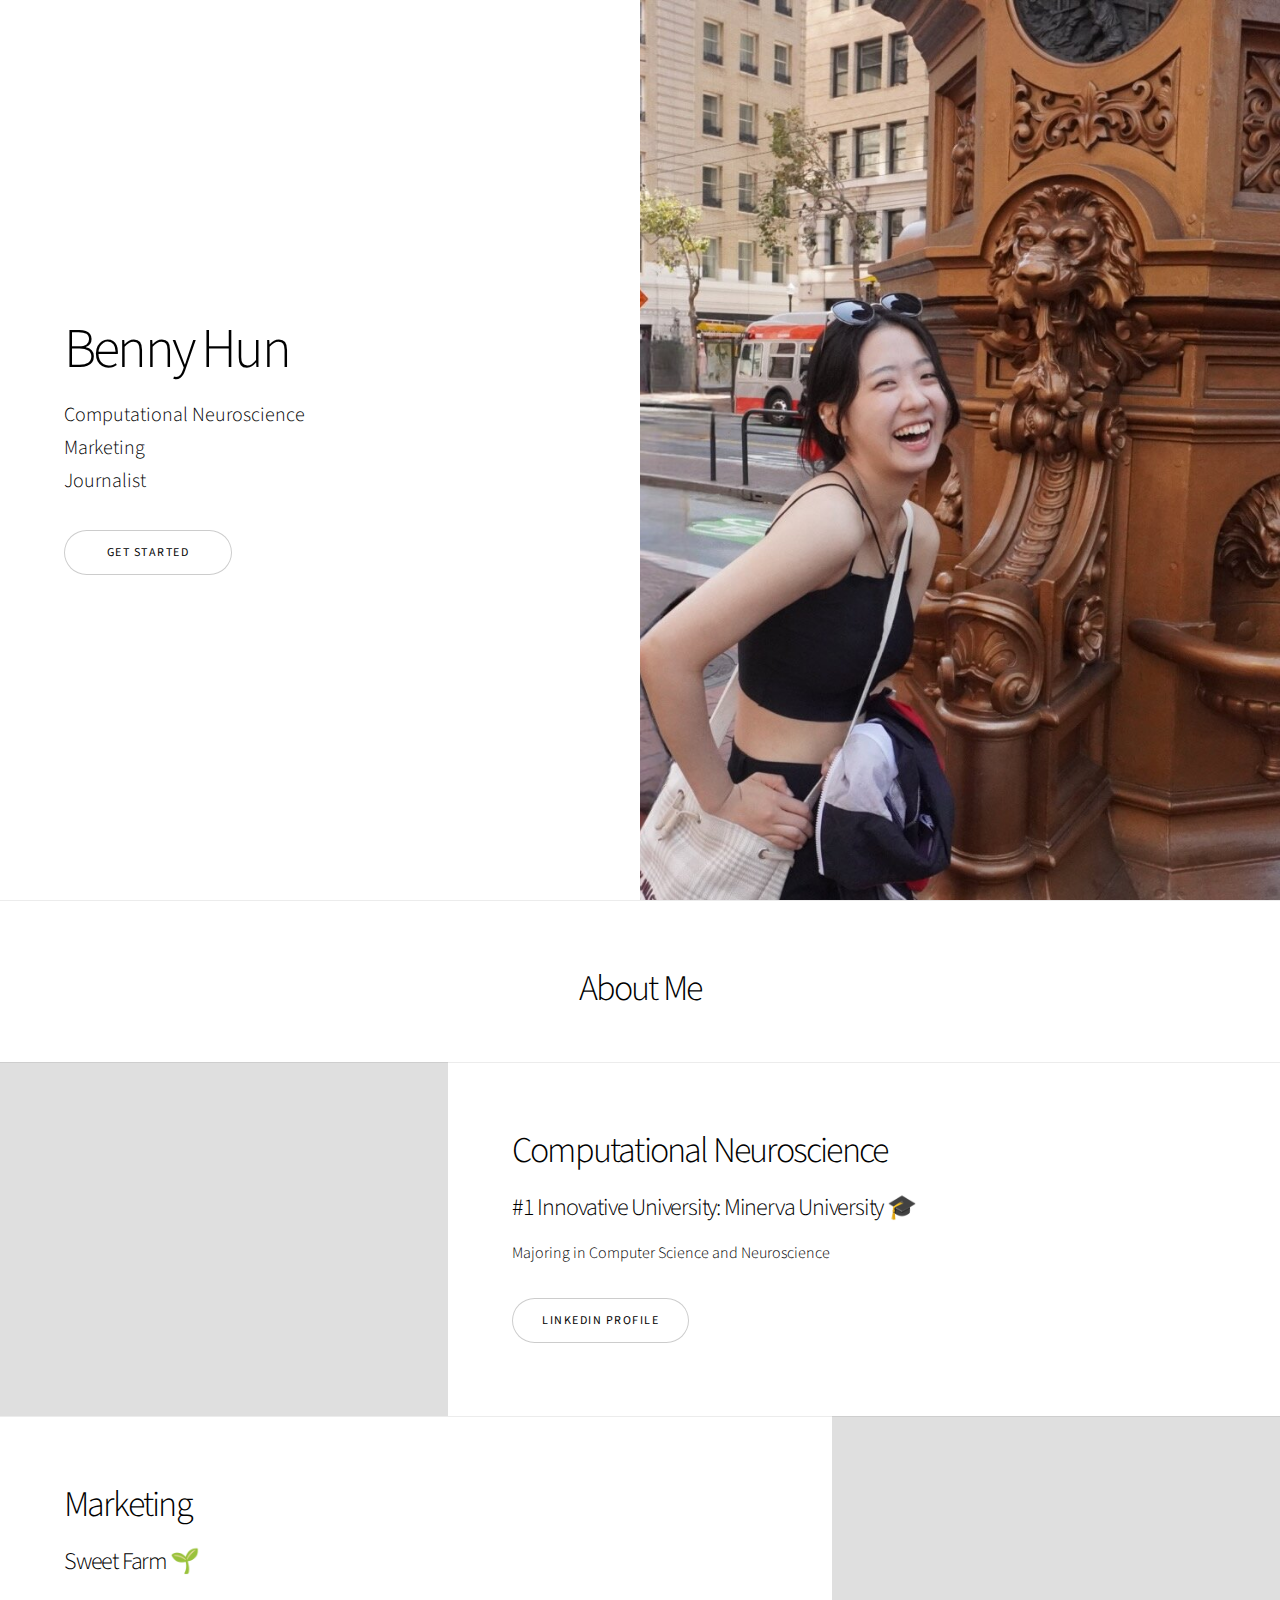
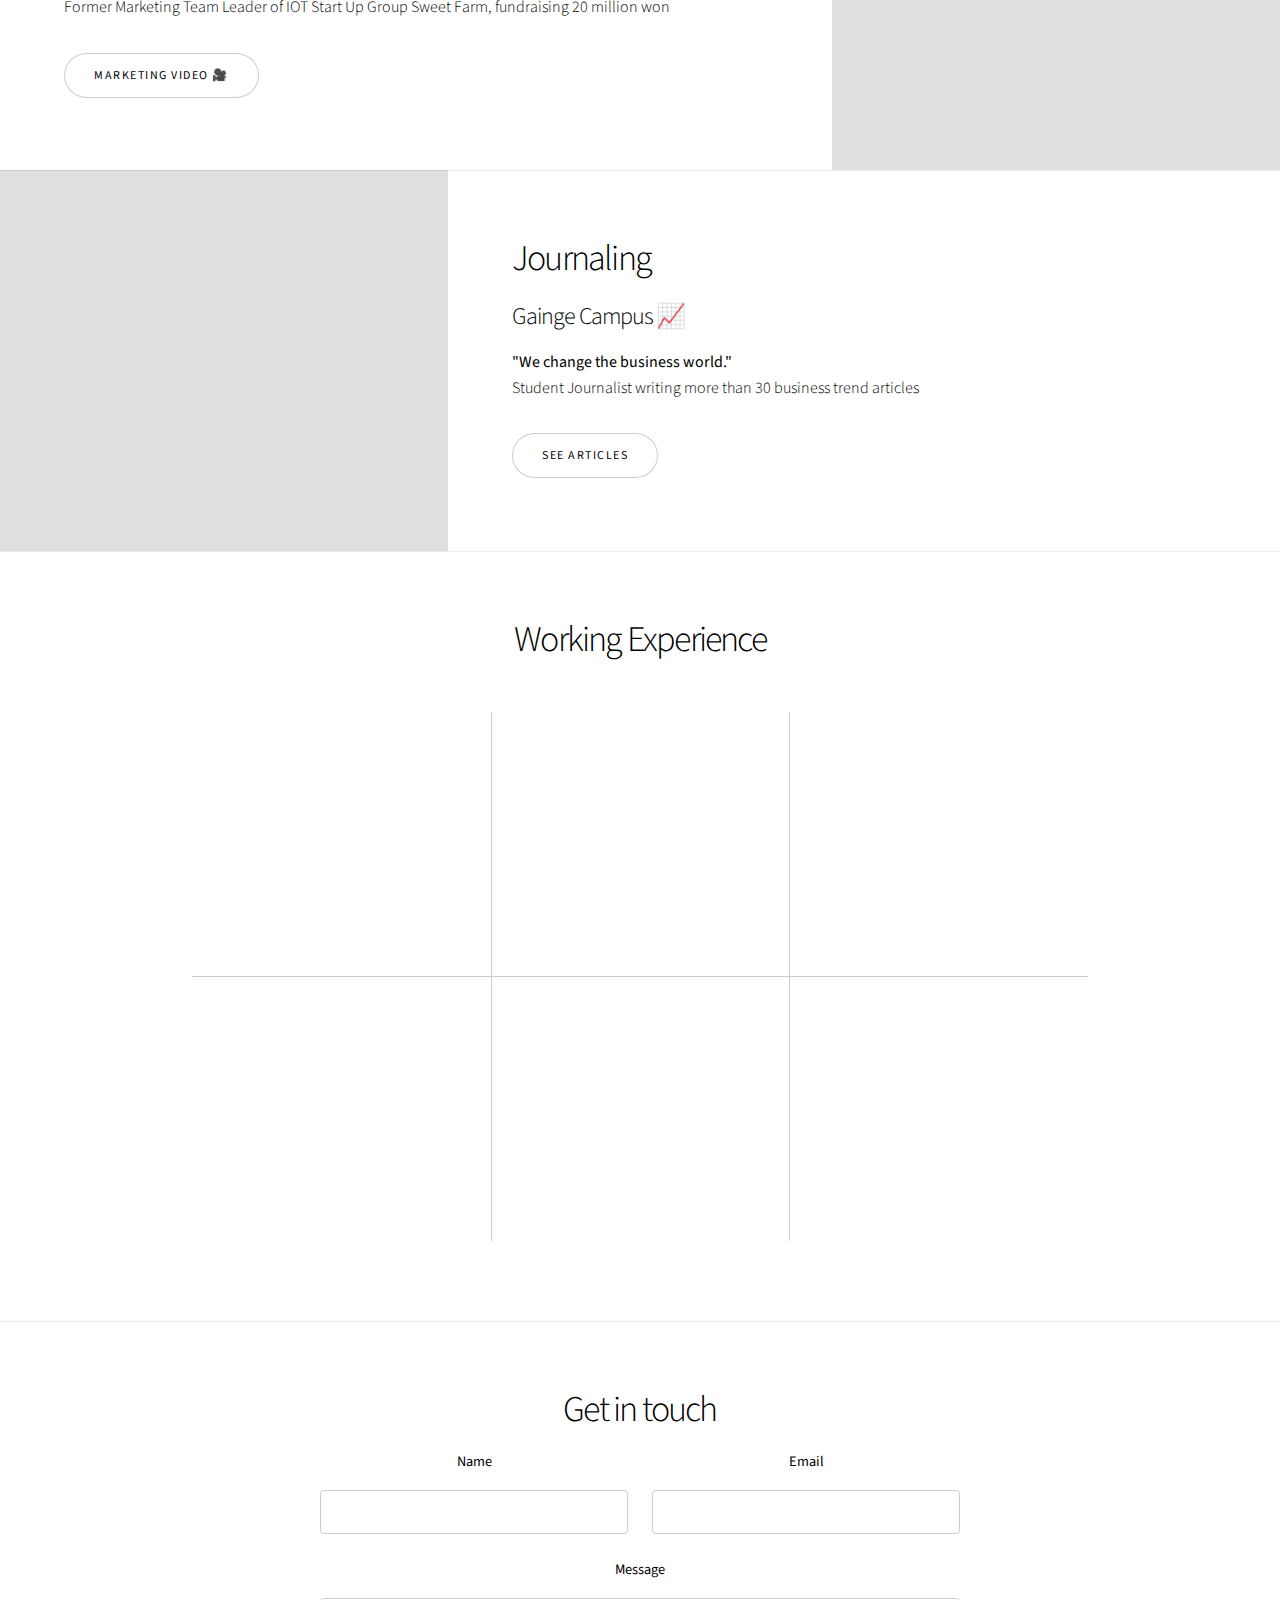
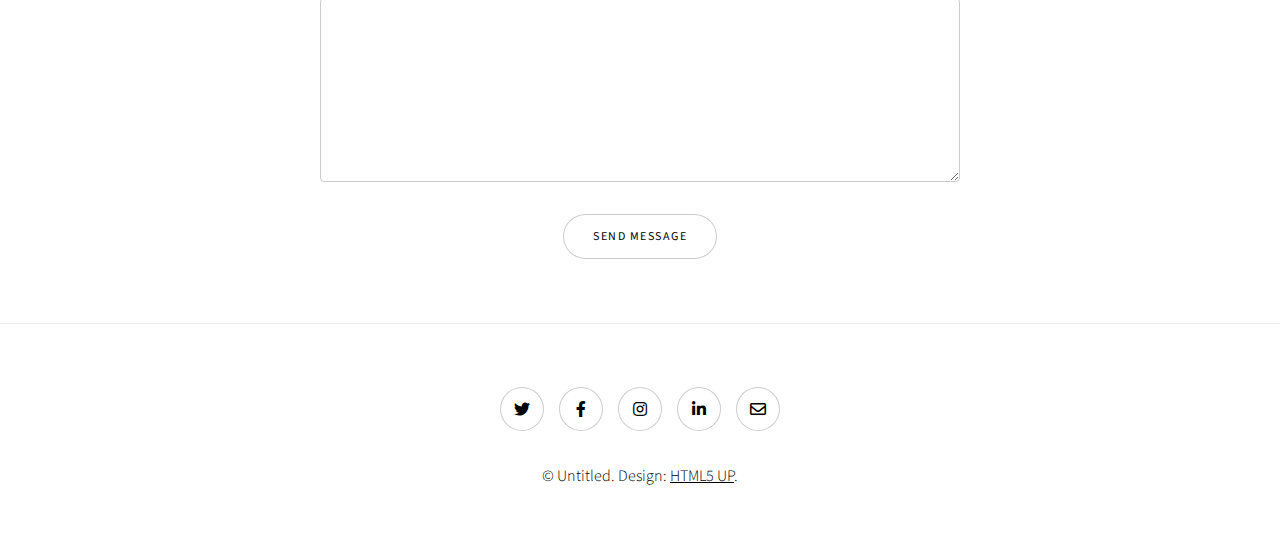
<file: index.html>
<!DOCTYPE HTML>
<!--
	Story by HTML5 UP
	html5up.net | @ajlkn
	Free for personal and commercial use under the CCA 3.0 license (html5up.net/license)
-->
<html>
	<head>
		<title>Story by HTML5 UP</title>
		<meta charset="utf-8" />
		<meta name="viewport" content="width=device-width, initial-scale=1, user-scalable=no" />
		<link rel="stylesheet" href="assets/css/main.css" />
		<noscript><link rel="stylesheet" href="assets/css/noscript.css" /></noscript>
	</head>
	<body class="is-preload">

		<!-- Wrapper -->
			<div id="wrapper" class="divided">

				<!-- One -->
					<section class="banner style1 orient-left content-align-left image-position-right fullscreen onload-image-fade-in onload-content-fade-right">
						<div class="content">
							<h1>Benny Hun</h1>
							<p class="major">Computational Neuroscience <br> Marketing <br> Journalist
							<ul class="actions stacked">
								<li><a href="#first" class="button big wide smooth-scroll-middle">Get Started</a></li>
							</ul>
						</div>
						<div class="image">
							<img src="images/hoho_Object Removal.jpg" alt="" />
						</div>
					</section>
				<!-- Middle -->
					<section class="spotlight style1 orient-right content-align-left image-position-center onscroll-image-fade-in" id="first">
						<div class="content">
							<h2 style="text-align:center;">About Me</h2>
						</div>
					</section>

				<!-- Two -->
					<section class="spotlight style1 orient-right content-align-left image-position-center onscroll-image-fade-in" id="first">
						<div class="content">
							<h2>Computational Neuroscience</h2>
							<h3>#1 Innovative University: Minerva University 🎓</h3>
							<p>Majoring in Computer Science and Neuroscience</p>
							<ul class="actions stacked">
								<li><a href="https://www.linkedin.com/in/seo-jin-hun-411183254/" class="button">LinkedIn Profile</a></li>
							</ul>
						</div>
						<div class="image">
							<img src="images/biology.jpg" alt="" />
						</div>
					</section>

				<!-- Three -->
					<section class="spotlight style1 orient-left content-align-left image-position-center onscroll-image-fade-in">
						<div class="content">
							<h2>Marketing</h2>
							<h3>Sweet Farm 🌱</h3>
							<p>Former Marketing Team Leader of IOT Start Up Group Sweet Farm, fundraising 20 million won</p>
							<ul class="actions stacked">
								<li><a href="https://www.youtube.com/watch?v=l50AEqQTV5w&t=1s" class="button">Marketing Video 🎥</a></li>
							</ul>
						</div>
						<div class="image">
							<img src="images/smartfarm.jpg" alt="" />
						</div>
					</section>

				<!-- Four -->
					<section class="spotlight style1 orient-right content-align-left image-position-center onscroll-image-fade-in">
						<div class="content">
							<h2>Journaling</h2>
							<h3>Gainge Campus 📈</h3>
							<p><strong>"We change the business world."</strong> <br> Student Journalist writing more than 30 business trend articles </p>
							<ul class="actions stacked">
								<li><a href="https://www.casenews.co.kr/news/articleList.html?sc_area=A&view_type=sm&sc_word=%ED%98%84%EC%84%9C%EC%A7%84" class="button">See Articles</a></li>
							</ul>
						</div>
						<div class="image">
							<img src="images/laptop.jpg" alt="" />
						</div>
					</section>



				<!-- Six -->
					<section class="wrapper style1 align-center">
						<div class="inner">
							<h2>Working Experience</h2>
							<div class="items style1 medium onscroll-fade-in">
								<section>
									<h2> 🔬 </h2>
									<h3> 2024 Summer </h3>
									<p> <strong>UC Davis</strong> <br> California National Primate <br> Research Center Intern</p>
								</section>
								<section>
									<h2> 🌎 </h2>
									<h3> 2022 - Current</h3>
									<p> <strong>Minerva University</strong> <br> East Asia Outreach Member</p>
								</section>
								<section>
									<h2> 💼 </h2>
									<h3> 2022 </h3>
									<p> <strong>Busung New Material Engineering</strong> <br> Product Management <br> & Marketing Intern</p>
								</section>
								<section>
									<h2> 🚀 </h2>
									<h3>2020</h3>
									<p><strong>Ministry of Korean Education</strong> <br> Grand Prize in Entrepreneurship Hackathon among 112 teams</p>
								</section>
								<section>
									<h2> 🫥 </h2>
									<h3>To be Continued..</h3>
									<p>Wait for it! I'll come up with something</p>
								</section>
								<section>
									<h2> 🎆 </h2>
									<h3>To be Continued..</h3>
									<p>that is <strong>MAGNIFICENT💎</strong></p>
								</section>
							</div>
						</div>
					</section>

				<!-- Seven -->
					<section class="wrapper style1 align-center">
						<div class="inner medium">
							<h2>Get in touch</h2>
							<form method="post" action="#">
								<div class="fields">
									<div class="field half">
										<label for="name">Name</label>
										<input type="text" name="name" id="name" value="" />
									</div>
									<div class="field half">
										<label for="email">Email</label>
										<input type="email" name="email" id="email" value="" />
									</div>
									<div class="field">
										<label for="message">Message</label>
										<textarea name="message" id="message" rows="6"></textarea>
									</div>
								</div>
								<ul class="actions special">
									<li><input type="submit" name="submit" id="submit" value="Send Message" /></li>
								</ul>
							</form>

						</div>
					</section>

				<!-- Footer -->
					<footer class="wrapper style1 align-center">
						<div class="inner">
							<ul class="icons">
								<li><a href="#" class="icon brands style2 fa-twitter"><span class="label">Twitter</span></a></li>
								<li><a href="#" class="icon brands style2 fa-facebook-f"><span class="label">Facebook</span></a></li>
								<li><a href="#" class="icon brands style2 fa-instagram"><span class="label">Instagram</span></a></li>
								<li><a href="#" class="icon brands style2 fa-linkedin-in"><span class="label">LinkedIn</span></a></li>
								<li><a href="#" class="icon style2 fa-envelope"><span class="label">Email</span></a></li>
							</ul>
							<p>&copy; Untitled. Design: <a href="https://html5up.net">HTML5 UP</a>.</p>
						</div>
					</footer>

			</div>

		<!-- Scripts -->
			<script src="assets/js/jquery.min.js"></script>
			<script src="assets/js/jquery.scrollex.min.js"></script>
			<script src="assets/js/jquery.scrolly.min.js"></script>
			<script src="assets/js/browser.min.js"></script>
			<script src="assets/js/breakpoints.min.js"></script>
			<script src="assets/js/util.js"></script>
			<script src="assets/js/main.js"></script>

	</body>
</html>
</file>
<file: assets/css/noscript.css>
/*
	Story by HTML5 UP
	html5up.net | @ajlkn
	Free for personal and commercial use under the CCA 3.0 license (html5up.net/license)
*/

/* Banner (transitions) */

	.banner.onload-content-fade-up .content {
		-moz-transition: none;
		-webkit-transition: none;
		-ms-transition: none;
		transition: none;
	}

	body.is-preload .banner.onload-content-fade-up .content {
		-moz-transform: none;
		-webkit-transform: none;
		-ms-transform: none;
		transform: none;
		opacity: 1;
	}

	.banner.onload-content-fade-down .content {
		-moz-transition: none;
		-webkit-transition: none;
		-ms-transition: none;
		transition: none;
	}

	body.is-preload .banner.onload-content-fade-down .content {
		-moz-transform: none;
		-webkit-transform: none;
		-ms-transform: none;
		transform: none;
		opacity: 1;
	}

	.banner.onload-content-fade-left .content {
		-moz-transition: none;
		-webkit-transition: none;
		-ms-transition: none;
		transition: none;
	}

	body.is-preload .banner.onload-content-fade-left .content {
		-moz-transform: none;
		-webkit-transform: none;
		-ms-transform: none;
		transform: none;
		opacity: 1;
	}

	.banner.onload-content-fade-right .content {
		-moz-transition: none;
		-webkit-transition: none;
		-ms-transition: none;
		transition: none;
	}

	body.is-preload .banner.onload-content-fade-right .content {
		-moz-transform: none;
		-webkit-transform: none;
		-ms-transform: none;
		transform: none;
		opacity: 1;
	}

	.banner.onload-content-fade-in .content {
		-moz-transition: none;
		-webkit-transition: none;
		-ms-transition: none;
		transition: none;
	}

	body.is-preload .banner.onload-content-fade-in .content {
		-moz-transform: none;
		-webkit-transform: none;
		-ms-transform: none;
		transform: none;
		opacity: 1;
	}

	.banner.onload-image-fade-up .image {
		-moz-transition: none;
		-webkit-transition: none;
		-ms-transition: none;
		transition: none;
	}

		.banner.onload-image-fade-up .image img {
			-moz-transition: none;
			-webkit-transition: none;
			-ms-transition: none;
			transition: none;
		}

	body.is-preload .banner.onload-image-fade-up .image {
		-moz-transform: none;
		-webkit-transform: none;
		-ms-transform: none;
		transform: none;
		opacity: 1;
	}

		body.is-preload .banner.onload-image-fade-up .image img {
			opacity: 1;
		}

	.banner.onload-image-fade-down .image {
		-moz-transition: none;
		-webkit-transition: none;
		-ms-transition: none;
		transition: none;
	}

		.banner.onload-image-fade-down .image img {
			-moz-transition: none;
			-webkit-transition: none;
			-ms-transition: none;
			transition: none;
		}

	body.is-preload .banner.onload-image-fade-down .image {
		-moz-transform: none;
		-webkit-transform: none;
		-ms-transform: none;
		transform: none;
		opacity: 1;
	}

		body.is-preload .banner.onload-image-fade-down .image img {
			opacity: 1;
		}

	.banner.onload-image-fade-left .image {
		-moz-transition: none;
		-webkit-transition: none;
		-ms-transition: none;
		transition: none;
	}

		.banner.onload-image-fade-left .image img {
			-moz-transition: none;
			-webkit-transition: none;
			-ms-transition: none;
			transition: none;
		}

	body.is-preload .banner.onload-image-fade-left .image {
		-moz-transform: none;
		-webkit-transform: none;
		-ms-transform: none;
		transform: none;
		opacity: 1;
	}

		body.is-preload .banner.onload-image-fade-left .image img {
			opacity: 1;
		}

	.banner.onload-image-fade-right .image {
		-moz-transition: none;
		-webkit-transition: none;
		-ms-transition: none;
		transition: none;
	}

		.banner.onload-image-fade-right .image img {
			-moz-transition: none;
			-webkit-transition: none;
			-ms-transition: none;
			transition: none;
		}

	body.is-preload .banner.onload-image-fade-right .image {
		-moz-transform: none;
		-webkit-transform: none;
		-ms-transform: none;
		transform: none;
		opacity: 1;
	}

		body.is-preload .banner.onload-image-fade-right .image img {
			opacity: 1;
		}

	.banner.onload-image-fade-in .image img {
		-moz-transition: none;
		-webkit-transition: none;
		-ms-transition: none;
		transition: none;
	}

	body.is-preload .banner.onload-image-fade-in .image img {
		opacity: 1;
	}

	.banner.onscroll-content-fade-up .content {
		-moz-transition: none;
		-webkit-transition: none;
		-ms-transition: none;
		transition: none;
	}

	.banner.onscroll-content-fade-up.is-inactive .content {
		-moz-transform: none;
		-webkit-transform: none;
		-ms-transform: none;
		transform: none;
		opacity: 1;
	}

	.banner.onscroll-content-fade-down .content {
		-moz-transition: none;
		-webkit-transition: none;
		-ms-transition: none;
		transition: none;
	}

	.banner.onscroll-content-fade-down.is-inactive .content {
		-moz-transform: none;
		-webkit-transform: none;
		-ms-transform: none;
		transform: none;
		opacity: 1;
	}

	.banner.onscroll-content-fade-left .content {
		-moz-transition: none;
		-webkit-transition: none;
		-ms-transition: none;
		transition: none;
	}

	.banner.onscroll-content-fade-left.is-inactive .content {
		-moz-transform: none;
		-webkit-transform: none;
		-ms-transform: none;
		transform: none;
		opacity: 1;
	}

	.banner.onscroll-content-fade-right .content {
		-moz-transition: none;
		-webkit-transition: none;
		-ms-transition: none;
		transition: none;
	}

	.banner.onscroll-content-fade-right.is-inactive .content {
		-moz-transform: none;
		-webkit-transform: none;
		-ms-transform: none;
		transform: none;
		opacity: 1;
	}

	.banner.onscroll-content-fade-in .content {
		-moz-transition: none;
		-webkit-transition: none;
		-ms-transition: none;
		transition: none;
	}

	.banner.onscroll-content-fade-in.is-inactive .content {
		-moz-transform: none;
		-webkit-transform: none;
		-ms-transform: none;
		transform: none;
		opacity: 1;
	}

	.banner.onscroll-image-fade-up .image {
		-moz-transition: none;
		-webkit-transition: none;
		-ms-transition: none;
		transition: none;
	}

		.banner.onscroll-image-fade-up .image img {
			-moz-transition: none;
			-webkit-transition: none;
			-ms-transition: none;
			transition: none;
		}

	.banner.onscroll-image-fade-up.is-inactive .image {
		-moz-transform: none;
		-webkit-transform: none;
		-ms-transform: none;
		transform: none;
		opacity: 1;
	}

		.banner.onscroll-image-fade-up.is-inactive .image img {
			opacity: 1;
		}

	.banner.onscroll-image-fade-down .image {
		-moz-transition: none;
		-webkit-transition: none;
		-ms-transition: none;
		transition: none;
	}

		.banner.onscroll-image-fade-down .image img {
			-moz-transition: none;
			-webkit-transition: none;
			-ms-transition: none;
			transition: none;
		}

	.banner.onscroll-image-fade-down.is-inactive .image {
		-moz-transform: none;
		-webkit-transform: none;
		-ms-transform: none;
		transform: none;
		opacity: 1;
	}

		.banner.onscroll-image-fade-down.is-inactive .image img {
			opacity: 1;
		}

	.banner.onscroll-image-fade-left .image {
		-moz-transition: none;
		-webkit-transition: none;
		-ms-transition: none;
		transition: none;
	}

		.banner.onscroll-image-fade-left .image img {
			-moz-transition: none;
			-webkit-transition: none;
			-ms-transition: none;
			transition: none;
		}

	.banner.onscroll-image-fade-left.is-inactive .image {
		-moz-transform: none;
		-webkit-transform: none;
		-ms-transform: none;
		transform: none;
		opacity: 1;
	}

		.banner.onscroll-image-fade-left.is-inactive .image img {
			opacity: 1;
		}

	.banner.onscroll-image-fade-right .image {
		-moz-transition: none;
		-webkit-transition: none;
		-ms-transition: none;
		transition: none;
	}

		.banner.onscroll-image-fade-right .image img {
			-moz-transition: none;
			-webkit-transition: none;
			-ms-transition: none;
			transition: none;
		}

	.banner.onscroll-image-fade-right.is-inactive .image {
		-moz-transform: none;
		-webkit-transform: none;
		-ms-transform: none;
		transform: none;
		opacity: 1;
	}

		.banner.onscroll-image-fade-right.is-inactive .image img {
			opacity: 1;
		}

	.banner.onscroll-image-fade-in .image img {
		-moz-transition: none;
		-webkit-transition: none;
		-ms-transition: none;
		transition: none;
	}

	.banner.onscroll-image-fade-in.is-inactive .image img {
		opacity: 1;
	}
</file>
<file: assets/css/main.css>
@import url(fontawesome-all.min.css);
@import url("https://fonts.googleapis.com/css?family=Source+Sans+Pro:300,300i,400,400i");

/*
	Story by HTML5 UP
	html5up.net | @ajlkn
	Free for personal and commercial use under the CCA 3.0 license (html5up.net/license)
*/

html, body, div, span, applet, object,
iframe, h1, h2, h3, h4, h5, h6, p, blockquote,
pre, a, abbr, acronym, address, big, cite,
code, del, dfn, em, img, ins, kbd, q, s, samp,
small, strike, strong, sub, sup, tt, var, b,
u, i, center, dl, dt, dd, ol, ul, li, fieldset,
form, label, legend, table, caption, tbody,
tfoot, thead, tr, th, td, article, aside,
canvas, details, embed, figure, figcaption,
footer, header, hgroup, menu, nav, output, ruby,
section, summary, time, mark, audio, video {
	margin: 0;
	padding: 0;
	border: 0;
	font-size: 100%;
	font: inherit;
	vertical-align: baseline;}

article, aside, details, figcaption, figure,
footer, header, hgroup, menu, nav, section {
	display: block;}

body {
	line-height: 1;
}

ol, ul {
	list-style: none;
}

blockquote, q {
	quotes: none;
}

	blockquote:before, blockquote:after, q:before, q:after {
		content: '';
		content: none;
	}

table {
	border-collapse: collapse;
	border-spacing: 0;
}

body {
	-webkit-text-size-adjust: none;
}

mark {
	background-color: transparent;
	color: inherit;
}

input::-moz-focus-inner {
	border: 0;
	padding: 0;
}

input, select, textarea {
	-moz-appearance: none;
	-webkit-appearance: none;
	-ms-appearance: none;
	appearance: none;
}

/* Basic */

	@-ms-viewport {
		width: device-width;
	}

	body {
		-ms-overflow-style: scrollbar;
	}

	@media screen and (max-width: 480px) {

		html, body {
			min-width: 320px;
		}

	}

	html {
		box-sizing: border-box;
	}

	*, *:before, *:after {
		box-sizing: inherit;
	}

	body {
		background: #ffffff;
	}

		body.is-preload *, body.is-preload *:before, body.is-preload *:after {
			-moz-animation: none !important;
			-webkit-animation: none !important;
			-ms-animation: none !important;
			animation: none !important;
			-moz-transition: none !important;
			-webkit-transition: none !important;
			-ms-transition: none !important;
			transition: none !important;
		}

/* Type */

	html {
		font-size: 18pt;
	}

		@media screen and (max-width: 1680px) {

			html {
				font-size: 14pt;
			}

		}

		@media screen and (max-width: 1280px) {

			html {
				font-size: 12pt;
			}

		}

		@media screen and (max-width: 736px) {

			html {
				font-size: 11pt;
			}

		}

		@media screen and (max-width: 360px) {

			html {
				font-size: 10pt;
			}

		}

	body {
		background-color: #ffffff;
		color: #000000;
	}

	body, input, select, textarea {
		font-family: "Source Sans Pro", Helvetica, sans-serif;
		font-size: 1rem;
		font-weight: 300;
		line-height: 1.65;
	}

	a {
		-moz-transition: color 0.2s ease-in-out;
		-webkit-transition: color 0.2s ease-in-out;
		-ms-transition: color 0.2s ease-in-out;
		transition: color 0.2s ease-in-out;
		text-decoration: underline;
	}

		a:hover {
			text-decoration: none;
		}

	strong, b {
		font-weight: 400;
	}

	em, i {
		font-style: italic;
	}

	p {
		margin: 0 0 2rem 0;
	}

		p.major {
			font-size: 1.25rem;
		}

	h1, h2, h3, h4, h5, h6 {
		font-weight: 300;
		line-height: 1.375;
		letter-spacing: -0.05em;
		margin: 0 0 1rem 0;
	}

		h1 a, h2 a, h3 a, h4 a, h5 a, h6 a {
			color: inherit;
			text-decoration: none;
		}

	h1 {
		font-size: 3.5rem;
		line-height: 1.2;
	}

	h2 {
		font-size: 2.25rem;
	}

	h3 {
		font-size: 1.5rem;
	}

	h4 {
		font-size: 1.1rem;
	}

	h5 {
		font-size: 0.9rem;
	}

	h6 {
		font-size: 0.7rem;
	}

	sub {
		font-size: 0.8rem;
		position: relative;
		top: 0.5rem;
	}

	sup {
		font-size: 0.8rem;
		position: relative;
		top: -0.5rem;
	}

	blockquote {
		border-left: solid 4px;
		font-style: italic;
		margin: 0 0 2rem 0;
		padding: 0.5rem 0 0.5rem 2rem;
	}

	code {
		border-radius: 4px;
		font-family: "Courier New", monospace;
		font-size: 0.9em;
		margin: 0 0.25rem;
		padding: 0.25rem 0.325rem;
	}

	pre {
		-webkit-overflow-scrolling: touch;
		font-family: "Courier New", monospace;
		font-size: 0.9em;
		margin: 0 0 2rem 0;
	}

		pre code {
			display: block;
			line-height: 1.5;
			padding: 0.75rem 1rem;
			overflow-x: auto;
		}

	hr {
		border: 0;
		border-bottom: solid 1px;
		margin: 2.5rem 0;
	}

		hr.major {
			margin: 3.5rem 0;
		}

	.align-left {
		text-align: left;
	}

	.align-center {
		text-align: center;
	}

	.align-right {
		text-align: right;
	}

	@media screen and (max-width: 736px) {

		p.major {
			font-size: 1.1rem;
		}

		h1 {
			font-size: 2.5rem;
		}

		h2 {
			font-size: 2rem;
		}

		h3 {
			font-size: 1.25rem;
		}

		h4 {
			font-size: 1rem;
		}

	}

	input, select, textarea {
		color: #000000;
	}

	a {
		color: #000000;
	}

		a:hover {
			color: #47D3E5;
		}

	strong, b {
		color: #000000;
	}

	h1, h2, h3, h4, h5, h6 {
		color: #000000;
	}

	blockquote {
		border-left-color: rgba(0, 0, 0, 0.2);
	}

	code {
		background: rgba(0, 0, 0, 0.05);
		border-color: rgba(0, 0, 0, 0.2);
	}

	hr {
		border-bottom-color: rgba(0, 0, 0, 0.2);
	}

/* Row */

	.row {
		display: flex;
		flex-wrap: wrap;
		box-sizing: border-box;
		align-items: stretch;
	}

		.row > * {
			box-sizing: border-box;
		}

		.row.gtr-uniform > * > :last-child {
			margin-bottom: 0;
		}

		.row.aln-left {
			justify-content: flex-start;
		}

		.row.aln-center {
			justify-content: center;
		}

		.row.aln-right {
			justify-content: flex-end;
		}

		.row.aln-top {
			align-items: flex-start;
		}

		.row.aln-middle {
			align-items: center;
		}

		.row.aln-bottom {
			align-items: flex-end;
		}

		.row > .imp {
			order: -1;
		}

		.row > .col-1 {
			width: 8.33333%;
		}

		.row > .off-1 {
			margin-left: 8.33333%;
		}

		.row > .col-2 {
			width: 16.66667%;
		}

		.row > .off-2 {
			margin-left: 16.66667%;
		}

		.row > .col-3 {
			width: 25%;
		}

		.row > .off-3 {
			margin-left: 25%;
		}

		.row > .col-4 {
			width: 33.33333%;
		}

		.row > .off-4 {
			margin-left: 33.33333%;
		}

		.row > .col-5 {
			width: 41.66667%;
		}

		.row > .off-5 {
			margin-left: 41.66667%;
		}

		.row > .col-6 {
			width: 50%;
		}

		.row > .off-6 {
			margin-left: 50%;
		}

		.row > .col-7 {
			width: 58.33333%;
		}

		.row > .off-7 {
			margin-left: 58.33333%;
		}

		.row > .col-8 {
			width: 66.66667%;
		}

		.row > .off-8 {
			margin-left: 66.66667%;
		}

		.row > .col-9 {
			width: 75%;
		}

		.row > .off-9 {
			margin-left: 75%;
		}

		.row > .col-10 {
			width: 83.33333%;
		}

		.row > .off-10 {
			margin-left: 83.33333%;
		}

		.row > .col-11 {
			width: 91.66667%;
		}

		.row > .off-11 {
			margin-left: 91.66667%;
		}

		.row > .col-12 {
			width: 100%;
		}

		.row > .off-12 {
			margin-left: 100%;
		}

		.row.gtr-0 {
			margin-top: 0;
			margin-left: 0rem;
		}

			.row.gtr-0 > * {
				padding: 0 0 0 0rem;
			}

			.row.gtr-0.gtr-uniform {
				margin-top: 0rem;
			}

				.row.gtr-0.gtr-uniform > * {
					padding-top: 0rem;
				}

		.row.gtr-25 {
			margin-top: 0;
			margin-left: -0.5rem;
		}

			.row.gtr-25 > * {
				padding: 0 0 0 0.5rem;
			}

			.row.gtr-25.gtr-uniform {
				margin-top: -0.5rem;
			}

				.row.gtr-25.gtr-uniform > * {
					padding-top: 0.5rem;
				}

		.row.gtr-50 {
			margin-top: 0;
			margin-left: -1rem;
		}

			.row.gtr-50 > * {
				padding: 0 0 0 1rem;
			}

			.row.gtr-50.gtr-uniform {
				margin-top: -1rem;
			}

				.row.gtr-50.gtr-uniform > * {
					padding-top: 1rem;
				}

		.row {
			margin-top: 0;
			margin-left: -2rem;
		}

			.row > * {
				padding: 0 0 0 2rem;
			}

			.row.gtr-uniform {
				margin-top: -2rem;
			}

				.row.gtr-uniform > * {
					padding-top: 2rem;
				}

		.row.gtr-150 {
			margin-top: 0;
			margin-left: -3rem;
		}

			.row.gtr-150 > * {
				padding: 0 0 0 3rem;
			}

			.row.gtr-150.gtr-uniform {
				margin-top: -3rem;
			}

				.row.gtr-150.gtr-uniform > * {
					padding-top: 3rem;
				}

		.row.gtr-200 {
			margin-top: 0;
			margin-left: -4rem;
		}

			.row.gtr-200 > * {
				padding: 0 0 0 4rem;
			}

			.row.gtr-200.gtr-uniform {
				margin-top: -4rem;
			}

				.row.gtr-200.gtr-uniform > * {
					padding-top: 4rem;
				}

		@media screen and (max-width: 1680px) {

			.row {
				display: flex;
				flex-wrap: wrap;
				box-sizing: border-box;
				align-items: stretch;
			}

				.row > * {
					box-sizing: border-box;
				}

				.row.gtr-uniform > * > :last-child {
					margin-bottom: 0;
				}

				.row.aln-left {
					justify-content: flex-start;
				}

				.row.aln-center {
					justify-content: center;
				}

				.row.aln-right {
					justify-content: flex-end;
				}

				.row.aln-top {
					align-items: flex-start;
				}

				.row.aln-middle {
					align-items: center;
				}

				.row.aln-bottom {
					align-items: flex-end;
				}

				.row > .imp-xlarge {
					order: -1;
				}

				.row > .col-1-xlarge {
					width: 8.33333%;
				}

				.row > .off-1-xlarge {
					margin-left: 8.33333%;
				}

				.row > .col-2-xlarge {
					width: 16.66667%;
				}

				.row > .off-2-xlarge {
					margin-left: 16.66667%;
				}

				.row > .col-3-xlarge {
					width: 25%;
				}

				.row > .off-3-xlarge {
					margin-left: 25%;
				}

				.row > .col-4-xlarge {
					width: 33.33333%;
				}

				.row > .off-4-xlarge {
					margin-left: 33.33333%;
				}

				.row > .col-5-xlarge {
					width: 41.66667%;
				}

				.row > .off-5-xlarge {
					margin-left: 41.66667%;
				}

				.row > .col-6-xlarge {
					width: 50%;
				}

				.row > .off-6-xlarge {
					margin-left: 50%;
				}

				.row > .col-7-xlarge {
					width: 58.33333%;
				}

				.row > .off-7-xlarge {
					margin-left: 58.33333%;
				}

				.row > .col-8-xlarge {
					width: 66.66667%;
				}

				.row > .off-8-xlarge {
					margin-left: 66.66667%;
				}

				.row > .col-9-xlarge {
					width: 75%;
				}

				.row > .off-9-xlarge {
					margin-left: 75%;
				}

				.row > .col-10-xlarge {
					width: 83.33333%;
				}

				.row > .off-10-xlarge {
					margin-left: 83.33333%;
				}

				.row > .col-11-xlarge {
					width: 91.66667%;
				}

				.row > .off-11-xlarge {
					margin-left: 91.66667%;
				}

				.row > .col-12-xlarge {
					width: 100%;
				}

				.row > .off-12-xlarge {
					margin-left: 100%;
				}

				.row.gtr-0 {
					margin-top: 0;
					margin-left: 0rem;
				}

					.row.gtr-0 > * {
						padding: 0 0 0 0rem;
					}

					.row.gtr-0.gtr-uniform {
						margin-top: 0rem;
					}

						.row.gtr-0.gtr-uniform > * {
							padding-top: 0rem;
						}

				.row.gtr-25 {
					margin-top: 0;
					margin-left: -0.5rem;
				}

					.row.gtr-25 > * {
						padding: 0 0 0 0.5rem;
					}

					.row.gtr-25.gtr-uniform {
						margin-top: -0.5rem;
					}

						.row.gtr-25.gtr-uniform > * {
							padding-top: 0.5rem;
						}

				.row.gtr-50 {
					margin-top: 0;
					margin-left: -1rem;
				}

					.row.gtr-50 > * {
						padding: 0 0 0 1rem;
					}

					.row.gtr-50.gtr-uniform {
						margin-top: -1rem;
					}

						.row.gtr-50.gtr-uniform > * {
							padding-top: 1rem;
						}

				.row {
					margin-top: 0;
					margin-left: -2rem;
				}

					.row > * {
						padding: 0 0 0 2rem;
					}

					.row.gtr-uniform {
						margin-top: -2rem;
					}

						.row.gtr-uniform > * {
							padding-top: 2rem;
						}

				.row.gtr-150 {
					margin-top: 0;
					margin-left: -3rem;
				}

					.row.gtr-150 > * {
						padding: 0 0 0 3rem;
					}

					.row.gtr-150.gtr-uniform {
						margin-top: -3rem;
					}

						.row.gtr-150.gtr-uniform > * {
							padding-top: 3rem;
						}

				.row.gtr-200 {
					margin-top: 0;
					margin-left: -4rem;
				}

					.row.gtr-200 > * {
						padding: 0 0 0 4rem;
					}

					.row.gtr-200.gtr-uniform {
						margin-top: -4rem;
					}

						.row.gtr-200.gtr-uniform > * {
							padding-top: 4rem;
						}

		}

		@media screen and (max-width: 1280px) {

			.row {
				display: flex;
				flex-wrap: wrap;
				box-sizing: border-box;
				align-items: stretch;
			}

				.row > * {
					box-sizing: border-box;
				}

				.row.gtr-uniform > * > :last-child {
					margin-bottom: 0;
				}

				.row.aln-left {
					justify-content: flex-start;
				}

				.row.aln-center {
					justify-content: center;
				}

				.row.aln-right {
					justify-content: flex-end;
				}

				.row.aln-top {
					align-items: flex-start;
				}

				.row.aln-middle {
					align-items: center;
				}

				.row.aln-bottom {
					align-items: flex-end;
				}

				.row > .imp-large {
					order: -1;
				}

				.row > .col-1-large {
					width: 8.33333%;
				}

				.row > .off-1-large {
					margin-left: 8.33333%;
				}

				.row > .col-2-large {
					width: 16.66667%;
				}

				.row > .off-2-large {
					margin-left: 16.66667%;
				}

				.row > .col-3-large {
					width: 25%;
				}

				.row > .off-3-large {
					margin-left: 25%;
				}

				.row > .col-4-large {
					width: 33.33333%;
				}

				.row > .off-4-large {
					margin-left: 33.33333%;
				}

				.row > .col-5-large {
					width: 41.66667%;
				}

				.row > .off-5-large {
					margin-left: 41.66667%;
				}

				.row > .col-6-large {
					width: 50%;
				}

				.row > .off-6-large {
					margin-left: 50%;
				}

				.row > .col-7-large {
					width: 58.33333%;
				}

				.row > .off-7-large {
					margin-left: 58.33333%;
				}

				.row > .col-8-large {
					width: 66.66667%;
				}

				.row > .off-8-large {
					margin-left: 66.66667%;
				}

				.row > .col-9-large {
					width: 75%;
				}

				.row > .off-9-large {
					margin-left: 75%;
				}

				.row > .col-10-large {
					width: 83.33333%;
				}

				.row > .off-10-large {
					margin-left: 83.33333%;
				}

				.row > .col-11-large {
					width: 91.66667%;
				}

				.row > .off-11-large {
					margin-left: 91.66667%;
				}

				.row > .col-12-large {
					width: 100%;
				}

				.row > .off-12-large {
					margin-left: 100%;
				}

				.row.gtr-0 {
					margin-top: 0;
					margin-left: 0rem;
				}

					.row.gtr-0 > * {
						padding: 0 0 0 0rem;
					}

					.row.gtr-0.gtr-uniform {
						margin-top: 0rem;
					}

						.row.gtr-0.gtr-uniform > * {
							padding-top: 0rem;
						}

				.row.gtr-25 {
					margin-top: 0;
					margin-left: -0.5rem;
				}

					.row.gtr-25 > * {
						padding: 0 0 0 0.5rem;
					}

					.row.gtr-25.gtr-uniform {
						margin-top: -0.5rem;
					}

						.row.gtr-25.gtr-uniform > * {
							padding-top: 0.5rem;
						}

				.row.gtr-50 {
					margin-top: 0;
					margin-left: -1rem;
				}

					.row.gtr-50 > * {
						padding: 0 0 0 1rem;
					}

					.row.gtr-50.gtr-uniform {
						margin-top: -1rem;
					}

						.row.gtr-50.gtr-uniform > * {
							padding-top: 1rem;
						}

				.row {
					margin-top: 0;
					margin-left: -2rem;
				}

					.row > * {
						padding: 0 0 0 2rem;
					}

					.row.gtr-uniform {
						margin-top: -2rem;
					}

						.row.gtr-uniform > * {
							padding-top: 2rem;
						}

				.row.gtr-150 {
					margin-top: 0;
					margin-left: -3rem;
				}

					.row.gtr-150 > * {
						padding: 0 0 0 3rem;
					}

					.row.gtr-150.gtr-uniform {
						margin-top: -3rem;
					}

						.row.gtr-150.gtr-uniform > * {
							padding-top: 3rem;
						}

				.row.gtr-200 {
					margin-top: 0;
					margin-left: -4rem;
				}

					.row.gtr-200 > * {
						padding: 0 0 0 4rem;
					}

					.row.gtr-200.gtr-uniform {
						margin-top: -4rem;
					}

						.row.gtr-200.gtr-uniform > * {
							padding-top: 4rem;
						}

		}

		@media screen and (max-width: 980px) {

			.row {
				display: flex;
				flex-wrap: wrap;
				box-sizing: border-box;
				align-items: stretch;
			}

				.row > * {
					box-sizing: border-box;
				}

				.row.gtr-uniform > * > :last-child {
					margin-bottom: 0;
				}

				.row.aln-left {
					justify-content: flex-start;
				}

				.row.aln-center {
					justify-content: center;
				}

				.row.aln-right {
					justify-content: flex-end;
				}

				.row.aln-top {
					align-items: flex-start;
				}

				.row.aln-middle {
					align-items: center;
				}

				.row.aln-bottom {
					align-items: flex-end;
				}

				.row > .imp-medium {
					order: -1;
				}

				.row > .col-1-medium {
					width: 8.33333%;
				}

				.row > .off-1-medium {
					margin-left: 8.33333%;
				}

				.row > .col-2-medium {
					width: 16.66667%;
				}

				.row > .off-2-medium {
					margin-left: 16.66667%;
				}

				.row > .col-3-medium {
					width: 25%;
				}

				.row > .off-3-medium {
					margin-left: 25%;
				}

				.row > .col-4-medium {
					width: 33.33333%;
				}

				.row > .off-4-medium {
					margin-left: 33.33333%;
				}

				.row > .col-5-medium {
					width: 41.66667%;
				}

				.row > .off-5-medium {
					margin-left: 41.66667%;
				}

				.row > .col-6-medium {
					width: 50%;
				}

				.row > .off-6-medium {
					margin-left: 50%;
				}

				.row > .col-7-medium {
					width: 58.33333%;
				}

				.row > .off-7-medium {
					margin-left: 58.33333%;
				}

				.row > .col-8-medium {
					width: 66.66667%;
				}

				.row > .off-8-medium {
					margin-left: 66.66667%;
				}

				.row > .col-9-medium {
					width: 75%;
				}

				.row > .off-9-medium {
					margin-left: 75%;
				}

				.row > .col-10-medium {
					width: 83.33333%;
				}

				.row > .off-10-medium {
					margin-left: 83.33333%;
				}

				.row > .col-11-medium {
					width: 91.66667%;
				}

				.row > .off-11-medium {
					margin-left: 91.66667%;
				}

				.row > .col-12-medium {
					width: 100%;
				}

				.row > .off-12-medium {
					margin-left: 100%;
				}

				.row.gtr-0 {
					margin-top: 0;
					margin-left: 0rem;
				}

					.row.gtr-0 > * {
						padding: 0 0 0 0rem;
					}

					.row.gtr-0.gtr-uniform {
						margin-top: 0rem;
					}

						.row.gtr-0.gtr-uniform > * {
							padding-top: 0rem;
						}

				.row.gtr-25 {
					margin-top: 0;
					margin-left: -0.5rem;
				}

					.row.gtr-25 > * {
						padding: 0 0 0 0.5rem;
					}

					.row.gtr-25.gtr-uniform {
						margin-top: -0.5rem;
					}

						.row.gtr-25.gtr-uniform > * {
							padding-top: 0.5rem;
						}

				.row.gtr-50 {
					margin-top: 0;
					margin-left: -1rem;
				}

					.row.gtr-50 > * {
						padding: 0 0 0 1rem;
					}

					.row.gtr-50.gtr-uniform {
						margin-top: -1rem;
					}

						.row.gtr-50.gtr-uniform > * {
							padding-top: 1rem;
						}

				.row {
					margin-top: 0;
					margin-left: -2rem;
				}

					.row > * {
						padding: 0 0 0 2rem;
					}

					.row.gtr-uniform {
						margin-top: -2rem;
					}

						.row.gtr-uniform > * {
							padding-top: 2rem;
						}

				.row.gtr-150 {
					margin-top: 0;
					margin-left: -3rem;
				}

					.row.gtr-150 > * {
						padding: 0 0 0 3rem;
					}

					.row.gtr-150.gtr-uniform {
						margin-top: -3rem;
					}

						.row.gtr-150.gtr-uniform > * {
							padding-top: 3rem;
						}

				.row.gtr-200 {
					margin-top: 0;
					margin-left: -4rem;
				}

					.row.gtr-200 > * {
						padding: 0 0 0 4rem;
					}

					.row.gtr-200.gtr-uniform {
						margin-top: -4rem;
					}

						.row.gtr-200.gtr-uniform > * {
							padding-top: 4rem;
						}

		}

		@media screen and (max-width: 736px) {

			.row {
				display: flex;
				flex-wrap: wrap;
				box-sizing: border-box;
				align-items: stretch;
			}

				.row > * {
					box-sizing: border-box;
				}

				.row.gtr-uniform > * > :last-child {
					margin-bottom: 0;
				}

				.row.aln-left {
					justify-content: flex-start;
				}

				.row.aln-center {
					justify-content: center;
				}

				.row.aln-right {
					justify-content: flex-end;
				}

				.row.aln-top {
					align-items: flex-start;
				}

				.row.aln-middle {
					align-items: center;
				}

				.row.aln-bottom {
					align-items: flex-end;
				}

				.row > .imp-small {
					order: -1;
				}

				.row > .col-1-small {
					width: 8.33333%;
				}

				.row > .off-1-small {
					margin-left: 8.33333%;
				}

				.row > .col-2-small {
					width: 16.66667%;
				}

				.row > .off-2-small {
					margin-left: 16.66667%;
				}

				.row > .col-3-small {
					width: 25%;
				}

				.row > .off-3-small {
					margin-left: 25%;
				}

				.row > .col-4-small {
					width: 33.33333%;
				}

				.row > .off-4-small {
					margin-left: 33.33333%;
				}

				.row > .col-5-small {
					width: 41.66667%;
				}

				.row > .off-5-small {
					margin-left: 41.66667%;
				}

				.row > .col-6-small {
					width: 50%;
				}

				.row > .off-6-small {
					margin-left: 50%;
				}

				.row > .col-7-small {
					width: 58.33333%;
				}

				.row > .off-7-small {
					margin-left: 58.33333%;
				}

				.row > .col-8-small {
					width: 66.66667%;
				}

				.row > .off-8-small {
					margin-left: 66.66667%;
				}

				.row > .col-9-small {
					width: 75%;
				}

				.row > .off-9-small {
					margin-left: 75%;
				}

				.row > .col-10-small {
					width: 83.33333%;
				}

				.row > .off-10-small {
					margin-left: 83.33333%;
				}

				.row > .col-11-small {
					width: 91.66667%;
				}

				.row > .off-11-small {
					margin-left: 91.66667%;
				}

				.row > .col-12-small {
					width: 100%;
				}

				.row > .off-12-small {
					margin-left: 100%;
				}

				.row.gtr-0 {
					margin-top: 0;
					margin-left: 0rem;
				}

					.row.gtr-0 > * {
						padding: 0 0 0 0rem;
					}

					.row.gtr-0.gtr-uniform {
						margin-top: 0rem;
					}

						.row.gtr-0.gtr-uniform > * {
							padding-top: 0rem;
						}

				.row.gtr-25 {
					margin-top: 0;
					margin-left: -0.5rem;
				}

					.row.gtr-25 > * {
						padding: 0 0 0 0.5rem;
					}

					.row.gtr-25.gtr-uniform {
						margin-top: -0.5rem;
					}

						.row.gtr-25.gtr-uniform > * {
							padding-top: 0.5rem;
						}

				.row.gtr-50 {
					margin-top: 0;
					margin-left: -1rem;
				}

					.row.gtr-50 > * {
						padding: 0 0 0 1rem;
					}

					.row.gtr-50.gtr-uniform {
						margin-top: -1rem;
					}

						.row.gtr-50.gtr-uniform > * {
							padding-top: 1rem;
						}

				.row {
					margin-top: 0;
					margin-left: -2rem;
				}

					.row > * {
						padding: 0 0 0 2rem;
					}

					.row.gtr-uniform {
						margin-top: -2rem;
					}

						.row.gtr-uniform > * {
							padding-top: 2rem;
						}

				.row.gtr-150 {
					margin-top: 0;
					margin-left: -3rem;
				}

					.row.gtr-150 > * {
						padding: 0 0 0 3rem;
					}

					.row.gtr-150.gtr-uniform {
						margin-top: -3rem;
					}

						.row.gtr-150.gtr-uniform > * {
							padding-top: 3rem;
						}

				.row.gtr-200 {
					margin-top: 0;
					margin-left: -4rem;
				}

					.row.gtr-200 > * {
						padding: 0 0 0 4rem;
					}

					.row.gtr-200.gtr-uniform {
						margin-top: -4rem;
					}

						.row.gtr-200.gtr-uniform > * {
							padding-top: 4rem;
						}

		}

		@media screen and (max-width: 480px) {

			.row {
				display: flex;
				flex-wrap: wrap;
				box-sizing: border-box;
				align-items: stretch;
			}

				.row > * {
					box-sizing: border-box;
				}

				.row.gtr-uniform > * > :last-child {
					margin-bottom: 0;
				}

				.row.aln-left {
					justify-content: flex-start;
				}

				.row.aln-center {
					justify-content: center;
				}

				.row.aln-right {
					justify-content: flex-end;
				}

				.row.aln-top {
					align-items: flex-start;
				}

				.row.aln-middle {
					align-items: center;
				}

				.row.aln-bottom {
					align-items: flex-end;
				}

				.row > .imp-xsmall {
					order: -1;
				}

				.row > .col-1-xsmall {
					width: 8.33333%;
				}

				.row > .off-1-xsmall {
					margin-left: 8.33333%;
				}

				.row > .col-2-xsmall {
					width: 16.66667%;
				}

				.row > .off-2-xsmall {
					margin-left: 16.66667%;
				}

				.row > .col-3-xsmall {
					width: 25%;
				}

				.row > .off-3-xsmall {
					margin-left: 25%;
				}

				.row > .col-4-xsmall {
					width: 33.33333%;
				}

				.row > .off-4-xsmall {
					margin-left: 33.33333%;
				}

				.row > .col-5-xsmall {
					width: 41.66667%;
				}

				.row > .off-5-xsmall {
					margin-left: 41.66667%;
				}

				.row > .col-6-xsmall {
					width: 50%;
				}

				.row > .off-6-xsmall {
					margin-left: 50%;
				}

				.row > .col-7-xsmall {
					width: 58.33333%;
				}

				.row > .off-7-xsmall {
					margin-left: 58.33333%;
				}

				.row > .col-8-xsmall {
					width: 66.66667%;
				}

				.row > .off-8-xsmall {
					margin-left: 66.66667%;
				}

				.row > .col-9-xsmall {
					width: 75%;
				}

				.row > .off-9-xsmall {
					margin-left: 75%;
				}

				.row > .col-10-xsmall {
					width: 83.33333%;
				}

				.row > .off-10-xsmall {
					margin-left: 83.33333%;
				}

				.row > .col-11-xsmall {
					width: 91.66667%;
				}

				.row > .off-11-xsmall {
					margin-left: 91.66667%;
				}

				.row > .col-12-xsmall {
					width: 100%;
				}

				.row > .off-12-xsmall {
					margin-left: 100%;
				}

				.row.gtr-0 {
					margin-top: 0;
					margin-left: 0rem;
				}

					.row.gtr-0 > * {
						padding: 0 0 0 0rem;
					}

					.row.gtr-0.gtr-uniform {
						margin-top: 0rem;
					}

						.row.gtr-0.gtr-uniform > * {
							padding-top: 0rem;
						}

				.row.gtr-25 {
					margin-top: 0;
					margin-left: -0.5rem;
				}

					.row.gtr-25 > * {
						padding: 0 0 0 0.5rem;
					}

					.row.gtr-25.gtr-uniform {
						margin-top: -0.5rem;
					}

						.row.gtr-25.gtr-uniform > * {
							padding-top: 0.5rem;
						}

				.row.gtr-50 {
					margin-top: 0;
					margin-left: -1rem;
				}

					.row.gtr-50 > * {
						padding: 0 0 0 1rem;
					}

					.row.gtr-50.gtr-uniform {
						margin-top: -1rem;
					}

						.row.gtr-50.gtr-uniform > * {
							padding-top: 1rem;
						}

				.row {
					margin-top: 0;
					margin-left: -2rem;
				}

					.row > * {
						padding: 0 0 0 2rem;
					}

					.row.gtr-uniform {
						margin-top: -2rem;
					}

						.row.gtr-uniform > * {
							padding-top: 2rem;
						}

				.row.gtr-150 {
					margin-top: 0;
					margin-left: -3rem;
				}

					.row.gtr-150 > * {
						padding: 0 0 0 3rem;
					}

					.row.gtr-150.gtr-uniform {
						margin-top: -3rem;
					}

						.row.gtr-150.gtr-uniform > * {
							padding-top: 3rem;
						}

				.row.gtr-200 {
					margin-top: 0;
					margin-left: -4rem;
				}

					.row.gtr-200 > * {
						padding: 0 0 0 4rem;
					}

					.row.gtr-200.gtr-uniform {
						margin-top: -4rem;
					}

						.row.gtr-200.gtr-uniform > * {
							padding-top: 4rem;
						}

		}

		@media screen and (max-width: 360px) {

			.row {
				display: flex;
				flex-wrap: wrap;
				box-sizing: border-box;
				align-items: stretch;
			}

				.row > * {
					box-sizing: border-box;
				}

				.row.gtr-uniform > * > :last-child {
					margin-bottom: 0;
				}

				.row.aln-left {
					justify-content: flex-start;
				}

				.row.aln-center {
					justify-content: center;
				}

				.row.aln-right {
					justify-content: flex-end;
				}

				.row.aln-top {
					align-items: flex-start;
				}

				.row.aln-middle {
					align-items: center;
				}

				.row.aln-bottom {
					align-items: flex-end;
				}

				.row > .imp-xxsmall {
					order: -1;
				}

				.row > .col-1-xxsmall {
					width: 8.33333%;
				}

				.row > .off-1-xxsmall {
					margin-left: 8.33333%;
				}

				.row > .col-2-xxsmall {
					width: 16.66667%;
				}

				.row > .off-2-xxsmall {
					margin-left: 16.66667%;
				}

				.row > .col-3-xxsmall {
					width: 25%;
				}

				.row > .off-3-xxsmall {
					margin-left: 25%;
				}

				.row > .col-4-xxsmall {
					width: 33.33333%;
				}

				.row > .off-4-xxsmall {
					margin-left: 33.33333%;
				}

				.row > .col-5-xxsmall {
					width: 41.66667%;
				}

				.row > .off-5-xxsmall {
					margin-left: 41.66667%;
				}

				.row > .col-6-xxsmall {
					width: 50%;
				}

				.row > .off-6-xxsmall {
					margin-left: 50%;
				}

				.row > .col-7-xxsmall {
					width: 58.33333%;
				}

				.row > .off-7-xxsmall {
					margin-left: 58.33333%;
				}

				.row > .col-8-xxsmall {
					width: 66.66667%;
				}

				.row > .off-8-xxsmall {
					margin-left: 66.66667%;
				}

				.row > .col-9-xxsmall {
					width: 75%;
				}

				.row > .off-9-xxsmall {
					margin-left: 75%;
				}

				.row > .col-10-xxsmall {
					width: 83.33333%;
				}

				.row > .off-10-xxsmall {
					margin-left: 83.33333%;
				}

				.row > .col-11-xxsmall {
					width: 91.66667%;
				}

				.row > .off-11-xxsmall {
					margin-left: 91.66667%;
				}

				.row > .col-12-xxsmall {
					width: 100%;
				}

				.row > .off-12-xxsmall {
					margin-left: 100%;
				}

				.row.gtr-0 {
					margin-top: 0;
					margin-left: 0rem;
				}

					.row.gtr-0 > * {
						padding: 0 0 0 0rem;
					}

					.row.gtr-0.gtr-uniform {
						margin-top: 0rem;
					}

						.row.gtr-0.gtr-uniform > * {
							padding-top: 0rem;
						}

				.row.gtr-25 {
					margin-top: 0;
					margin-left: -0.5rem;
				}

					.row.gtr-25 > * {
						padding: 0 0 0 0.5rem;
					}

					.row.gtr-25.gtr-uniform {
						margin-top: -0.5rem;
					}

						.row.gtr-25.gtr-uniform > * {
							padding-top: 0.5rem;
						}

				.row.gtr-50 {
					margin-top: 0;
					margin-left: -1rem;
				}

					.row.gtr-50 > * {
						padding: 0 0 0 1rem;
					}

					.row.gtr-50.gtr-uniform {
						margin-top: -1rem;
					}

						.row.gtr-50.gtr-uniform > * {
							padding-top: 1rem;
						}

				.row {
					margin-top: 0;
					margin-left: -2rem;
				}

					.row > * {
						padding: 0 0 0 2rem;
					}

					.row.gtr-uniform {
						margin-top: -2rem;
					}

						.row.gtr-uniform > * {
							padding-top: 2rem;
						}

				.row.gtr-150 {
					margin-top: 0;
					margin-left: -3rem;
				}

					.row.gtr-150 > * {
						padding: 0 0 0 3rem;
					}

					.row.gtr-150.gtr-uniform {
						margin-top: -3rem;
					}

						.row.gtr-150.gtr-uniform > * {
							padding-top: 3rem;
						}

				.row.gtr-200 {
					margin-top: 0;
					margin-left: -4rem;
				}

					.row.gtr-200 > * {
						padding: 0 0 0 4rem;
					}

					.row.gtr-200.gtr-uniform {
						margin-top: -4rem;
					}

						.row.gtr-200.gtr-uniform > * {
							padding-top: 4rem;
						}

		}

/* Box */

	.box {
		border-radius: 4px;
		border: solid 1px;
		margin-bottom: 2rem;
		padding: 1.5rem;
	}

		.box > :last-child,
		.box > :last-child > :last-child,
		.box > :last-child > :last-child > :last-child {
			margin-bottom: 0;
		}

		.box.alt {
			border: 0;
			border-radius: 0;
			padding: 0;
		}

	.box {
		border-color: rgba(0, 0, 0, 0.2);
	}

/* Button */

	input[type="submit"],
	input[type="reset"],
	input[type="button"],
	button,
	.button {
		-moz-appearance: none;
		-webkit-appearance: none;
		-ms-appearance: none;
		appearance: none;
		-moz-transition: background-color 0.2s ease-in-out, box-shadow 0.2s ease-in-out, color 0.2s ease-in-out;
		-webkit-transition: background-color 0.2s ease-in-out, box-shadow 0.2s ease-in-out, color 0.2s ease-in-out;
		-ms-transition: background-color 0.2s ease-in-out, box-shadow 0.2s ease-in-out, color 0.2s ease-in-out;
		transition: background-color 0.2s ease-in-out, box-shadow 0.2s ease-in-out, color 0.2s ease-in-out;
		border: 0;
		cursor: pointer;
		display: inline-block;
		font-weight: 400;
		letter-spacing: 0.125em;
		text-align: center;
		text-decoration: none;
		text-transform: uppercase;
		white-space: nowrap;
		font-size: 0.75rem;
		max-width: 20rem;
		height: 3.75em;
		line-height: 3.75em;
		border-radius: 3.75em;
		padding: 0 2.5em;
		text-overflow: ellipsis;
		overflow: hidden;
	}

		input[type="submit"].icon:before,
		input[type="reset"].icon:before,
		input[type="button"].icon:before,
		button.icon:before,
		.button.icon:before {
			margin-right: 0.5rem;
		}

		input[type="submit"].fit,
		input[type="reset"].fit,
		input[type="button"].fit,
		button.fit,
		.button.fit {
			width: 100%;
		}

		input[type="submit"].small,
		input[type="reset"].small,
		input[type="button"].small,
		button.small,
		.button.small {
			font-size: 0.6rem;
			height: 3.325em;
			line-height: 3.325em;
			border-radius: 3.325em;
			padding: 0 2em;
		}

		input[type="submit"].large,
		input[type="reset"].large,
		input[type="button"].large,
		button.large,
		.button.large {
			font-size: 0.8rem;
			height: 4em;
			line-height: 4em;
			border-radius: 4em;
			padding: 0 3em;
		}

		input[type="submit"].wide,
		input[type="reset"].wide,
		input[type="button"].wide,
		button.wide,
		.button.wide {
			min-width: 14em;
		}

		input[type="submit"].disabled, input[type="submit"]:disabled,
		input[type="reset"].disabled,
		input[type="reset"]:disabled,
		input[type="button"].disabled,
		input[type="button"]:disabled,
		button.disabled,
		button:disabled,
		.button.disabled,
		.button:disabled {
			pointer-events: none;
			opacity: 0.25;
		}

	input[type="submit"],
	input[type="reset"],
	input[type="button"],
	button,
	.button {
		background-color: transparent;
		box-shadow: inset 0 0 0 1px rgba(0, 0, 0, 0.2);
		color: #000000 !important;
	}

		input[type="submit"]:hover,
		input[type="reset"]:hover,
		input[type="button"]:hover,
		button:hover,
		.button:hover {
			box-shadow: inset 0 0 0 1px #47D3E5;
			color: #47D3E5 !important;
		}

		input[type="submit"]:active,
		input[type="reset"]:active,
		input[type="button"]:active,
		button:active,
		.button:active {
			background-color: rgba(71, 211, 229, 0.2);
			box-shadow: inset 0 0 0 1px #47D3E5;
			color: #47D3E5 !important;
		}

		input[type="submit"].primary,
		input[type="reset"].primary,
		input[type="button"].primary,
		button.primary,
		.button.primary {
			background-color: #000000;
			box-shadow: none;
			color: #ffffff !important;
		}

			input[type="submit"].primary:hover,
			input[type="reset"].primary:hover,
			input[type="button"].primary:hover,
			button.primary:hover,
			.button.primary:hover {
				background-color: #47D3E5;
			}

			input[type="submit"].primary:active,
			input[type="reset"].primary:active,
			input[type="button"].primary:active,
			button.primary:active,
			.button.primary:active {
				background-color: #1ebdd1;
			}

/* Form */

	form {
		margin: 0 0 2rem 0;
	}

		form > :last-child {
			margin-bottom: 0;
		}

		form > .fields {
			display: -moz-flex;
			display: -webkit-flex;
			display: -ms-flex;
			display: flex;
			-moz-flex-wrap: wrap;
			-webkit-flex-wrap: wrap;
			-ms-flex-wrap: wrap;
			flex-wrap: wrap;
			width: calc(100% + 3rem);
			margin: -1.5rem 0 2rem -1.5rem;
		}

			form > .fields > .field {
				-moz-flex-grow: 0;
				-webkit-flex-grow: 0;
				-ms-flex-grow: 0;
				flex-grow: 0;
				-moz-flex-shrink: 0;
				-webkit-flex-shrink: 0;
				-ms-flex-shrink: 0;
				flex-shrink: 0;
				padding: 1.5rem 0 0 1.5rem;
				width: calc(100% - 1.5rem);
			}

				form > .fields > .field.half {
					width: calc(50% - 0.75rem);
				}

				form > .fields > .field.third {
					width: calc(100%/3 - 0.5rem);
				}

				form > .fields > .field.quarter {
					width: calc(25% - 0.375rem);
				}

		@media screen and (max-width: 480px) {

			form > .fields {
				width: calc(100% + 3rem);
				margin: -1.5rem 0 2rem -1.5rem;
			}

				form > .fields > .field {
					padding: 1.5rem 0 0 1.5rem;
					width: calc(100% - 1.5rem);
				}

					form > .fields > .field.half {
						width: calc(100% - 1.5rem);
					}

					form > .fields > .field.third {
						width: calc(100% - 1.5rem);
					}

					form > .fields > .field.quarter {
						width: calc(100% - 1.5rem);
					}

		}

	label {
		display: block;
		font-size: 0.9rem;
		font-weight: 400;
		margin: 0 0 1rem 0;
	}

	input[type="text"],
	input[type="password"],
	input[type="email"],
	input[type="tel"],
	input[type="search"],
	input[type="url"],
	select,
	textarea {
		-moz-appearance: none;
		-webkit-appearance: none;
		-ms-appearance: none;
		appearance: none;
		background-color: transparent;
		border-radius: 4px;
		border: none;
		border: solid 1px;
		color: inherit;
		display: block;
		outline: 0;
		padding: 0 0.825rem;
		text-decoration: none;
		width: 100%;
	}

		input[type="text"]:invalid,
		input[type="password"]:invalid,
		input[type="email"]:invalid,
		input[type="tel"]:invalid,
		input[type="search"]:invalid,
		input[type="url"]:invalid,
		select:invalid,
		textarea:invalid {
			box-shadow: none;
		}

	select {
		background-size: 1.25rem;
		background-repeat: no-repeat;
		background-position: calc(100% - 1rem) center;
		height: 2.75rem;
		padding-right: 2.75rem;
		text-overflow: ellipsis;
	}

		select:focus::-ms-value {
			background-color: transparent;
		}

		select::-ms-expand {
			display: none;
		}

	input[type="text"],
	input[type="password"],
	input[type="email"],
	input[type="tel"],
	input[type="search"],
	input[type="url"],
	select {
		height: 2.75rem;
	}

	textarea {
		padding: 0.75rem 1rem;
	}

	input[type="checkbox"],
	input[type="radio"] {
		-moz-appearance: none;
		-webkit-appearance: none;
		-ms-appearance: none;
		appearance: none;
		display: block;
		float: left;
		margin-right: -2rem;
		opacity: 0;
		width: 1rem;
		z-index: -1;
	}

		input[type="checkbox"] + label,
		input[type="radio"] + label {
			text-decoration: none;
			-moz-user-select: none;
			-webkit-user-select: none;
			-ms-user-select: none;
			user-select: none;
			cursor: pointer;
			display: inline-block;
			font-size: 1rem;
			font-weight: 300;
			padding-left: 2.4rem;
			padding-right: 0.75rem;
			position: relative;
			margin-bottom: 0;
		}

			input[type="checkbox"] + label:before,
			input[type="radio"] + label:before {
				-moz-osx-font-smoothing: grayscale;
				-webkit-font-smoothing: antialiased;
				display: inline-block;
				font-style: normal;
				font-variant: normal;
				text-rendering: auto;
				line-height: 1;
				text-transform: none !important;
				font-family: 'Font Awesome 5 Free';
				font-weight: 900;
			}

			input[type="checkbox"] + label:before,
			input[type="radio"] + label:before {
				border-radius: 4px;
				border: solid 1px;
				content: '';
				display: inline-block;
				font-size: 0.8rem;
				height: 1.65rem;
				left: 0;
				line-height: 1.65rem;
				position: absolute;
				text-align: center;
				top: 0;
				width: 1.65rem;
			}

		input[type="checkbox"]:checked + label:before,
		input[type="radio"]:checked + label:before {
			content: '\f00c';
		}

	input[type="checkbox"] + label:before {
		border-radius: 4px;
	}

	input[type="radio"] + label:before {
		border-radius: 100%;
	}

	::-webkit-input-placeholder {
		opacity: 1.0;
	}

	:-moz-placeholder {
		opacity: 1.0;
	}

	::-moz-placeholder {
		opacity: 1.0;
	}

	:-ms-input-placeholder {
		opacity: 1.0;
	}

	label {
		color: #000000;
	}

	input[type="text"],
	input[type="password"],
	input[type="email"],
	input[type="tel"],
	input[type="search"],
	input[type="url"],
	select,
	textarea {
		border-color: rgba(0, 0, 0, 0.2);
	}

		input[type="text"]:focus,
		input[type="password"]:focus,
		input[type="email"]:focus,
		input[type="tel"]:focus,
		input[type="search"]:focus,
		input[type="url"]:focus,
		select:focus,
		textarea:focus {
			border-color: #47D3E5;
			box-shadow: 0 0 0 1px #47D3E5;
		}

	select {
		background-image: url("data:image/svg+xml;charset=utf8,%3Csvg xmlns='http://www.w3.org/2000/svg' width='40' height='40' preserveAspectRatio='none' viewBox='0 0 40 40'%3E%3Cpath d='M9.4,12.3l10.4,10.4l10.4-10.4c0.2-0.2,0.5-0.4,0.9-0.4c0.3,0,0.6,0.1,0.9,0.4l3.3,3.3c0.2,0.2,0.4,0.5,0.4,0.9 c0,0.4-0.1,0.6-0.4,0.9L20.7,31.9c-0.2,0.2-0.5,0.4-0.9,0.4c-0.3,0-0.6-0.1-0.9-0.4L4.3,17.3c-0.2-0.2-0.4-0.5-0.4-0.9 c0-0.4,0.1-0.6,0.4-0.9l3.3-3.3c0.2-0.2,0.5-0.4,0.9-0.4S9.1,12.1,9.4,12.3z' fill='rgba(0, 0, 0, 0.2)' /%3E%3C/svg%3E");
	}

		select option {
			color: #000000;
			background: #ffffff;
		}

	input[type="checkbox"] + label,
	input[type="radio"] + label {
		color: #000000;
	}

		input[type="checkbox"] + label:before,
		input[type="radio"] + label:before {
			border-color: rgba(0, 0, 0, 0.2);
		}

	input[type="checkbox"]:checked + label:before,
	input[type="radio"]:checked + label:before {
		background-color: #000000;
		border-color: #000000;
		color: #ffffff;
	}

	input[type="checkbox"]:focus + label:before,
	input[type="radio"]:focus + label:before {
		border-color: #47D3E5;
		box-shadow: 0 0 0 1px #47D3E5;
	}

	::-webkit-input-placeholder {
		color: rgba(0, 0, 0, 0.75) !important;
	}

	:-moz-placeholder {
		color: rgba(0, 0, 0, 0.75) !important;
	}

	::-moz-placeholder {
		color: rgba(0, 0, 0, 0.75) !important;
	}

	:-ms-input-placeholder {
		color: rgba(0, 0, 0, 0.75) !important;
	}

/* Icon */

	.icon {
		text-decoration: none;
		border-bottom: none;
		position: relative;
		text-align: center;
	}

		.icon:before {
			-moz-osx-font-smoothing: grayscale;
			-webkit-font-smoothing: antialiased;
			display: inline-block;
			font-style: normal;
			font-variant: normal;
			text-rendering: auto;
			line-height: 1;
			text-transform: none !important;
			font-family: 'Font Awesome 5 Free';
			font-weight: 400;
		}

		.icon > .label {
			display: none;
		}

		.icon:before {
			line-height: inherit;
		}

		.icon.solid:before {
			font-weight: 900;
		}

		.icon.brands:before {
			font-family: 'Font Awesome 5 Brands';
		}

		.icon.style2:before {
			border-radius: 2.75em;
			display: inline-block;
			height: 2.75em;
			line-height: 2.75em;
			width: 2.75em;
		}

		.icon.major {
			display: block;
			margin: 0 0 1rem 0;
		}

			.icon.major:before {
				font-size: 1.25rem;
			}

	a.icon.style2:before {
		-moz-transition: background-color 0.2s ease-in-out, box-shadow 0.2s ease-in-out, color 0.2s ease-in-out;
		-webkit-transition: background-color 0.2s ease-in-out, box-shadow 0.2s ease-in-out, color 0.2s ease-in-out;
		-ms-transition: background-color 0.2s ease-in-out, box-shadow 0.2s ease-in-out, color 0.2s ease-in-out;
		transition: background-color 0.2s ease-in-out, box-shadow 0.2s ease-in-out, color 0.2s ease-in-out;
	}

	.icon.style2:before {
		box-shadow: inset 0 0 0 1px rgba(0, 0, 0, 0.2);
	}

	a.icon.style2:hover:before {
		box-shadow: inset 0 0 0 1px #47D3E5;
		color: #47D3E5;
	}

	a.icon.style2:active:before {
		background-color: rgba(71, 211, 229, 0.1);
		box-shadow: inset 0 0 0 1px #47D3E5;
		color: #47D3E5;
	}

/* Image */

	.image {
		border: 0;
		border-radius: 4px;
		display: inline-block;
		position: relative;
	}

		.image img {
			display: block;
			border-radius: 10px;
		}

		.image.left, .image.right {
			width: 40%;
			max-width: 10rem;
		}

			.image.left img, .image.right img {
				width: 100%;
			}

		.image.left {
			float: left;
			margin: 0 1.5rem 1rem 0;
			top: 0.25rem;
		}

		.image.right {
			float: right;
			margin: 0 0 1rem 1.5rem;
			top: 0.25rem;
		}

		.image.fit {
			display: block;
			margin: 0 0 2rem 0;
			width: 100%;
		}

			.image.fit img {
				width: 100%;
			}

		.image.main {
			display: block;
			margin: 0 0 3rem 0;
			width: 100%;
		}

			.image.main img {
				width: 100%;
			}

/* List */

	ol {
		list-style: decimal;
		margin: 0 0 2rem 0;
		padding-left: 1.25rem;
	}

		ol li {
			padding-left: 0.25rem;
		}

	ul {
		list-style: disc;
		margin: 0 0 2rem 0;
		padding-left: 1rem;
	}

		ul li {
			padding-left: 0.5rem;
		}

		ul.alt {
			list-style: none;
			padding-left: 0;
		}

			ul.alt li {
				border-top: solid 1px;
				padding: 0.5rem 0;
			}

				ul.alt li:first-child {
					border-top: 0;
					padding-top: 0;
				}

	dl {
		margin: 0 0 2rem 0;
	}

		dl dt {
			display: block;
			font-weight: 400;
			margin: 0 0 1rem 0;
		}

		dl dd {
			margin-left: 2rem;
		}

		dl.style2 dt {
			width: 25%;
			float: left;
		}

		dl.style2 dd {
			width: 70%;
			float: left;
		}

		dl.style2:after {
			content: '';
			display: block;
			clear: both;
		}

	ul.alt li {
		border-top-color: rgba(0, 0, 0, 0.2);
	}

/* Actions */

	ul.actions {
		display: -moz-flex;
		display: -webkit-flex;
		display: -ms-flex;
		display: flex;
		cursor: default;
		list-style: none;
		margin-left: -1rem;
		padding-left: 0;
	}

		ul.actions li {
			padding: 0 0 0 1rem;
			vertical-align: middle;
		}

		ul.actions.special {
			-moz-justify-content: center;
			-webkit-justify-content: center;
			-ms-justify-content: center;
			justify-content: center;
			width: 100%;
			margin-left: 0;
		}

			ul.actions.special li:first-child {
				padding-left: 0;
			}

		ul.actions.stacked {
			-moz-flex-direction: column;
			-webkit-flex-direction: column;
			-ms-flex-direction: column;
			flex-direction: column;
			margin-left: 0;
		}

			ul.actions.stacked li {
				padding: 1.3rem 0 0 0;
			}

				ul.actions.stacked li:first-child {
					padding-top: 0;
				}

		ul.actions.fit {
			width: calc(100% + 1rem);
		}

			ul.actions.fit li {
				-moz-flex-grow: 1;
				-webkit-flex-grow: 1;
				-ms-flex-grow: 1;
				flex-grow: 1;
				-moz-flex-shrink: 1;
				-webkit-flex-shrink: 1;
				-ms-flex-shrink: 1;
				flex-shrink: 1;
				width: 100%;
			}

				ul.actions.fit li > * {
					width: 100%;
				}

			ul.actions.fit.stacked {
				width: 100%;
			}

		@media screen and (max-width: 480px) {

			ul.actions:not(.fixed) {
				-moz-flex-direction: column;
				-webkit-flex-direction: column;
				-ms-flex-direction: column;
				flex-direction: column;
				margin-left: 0;
				width: 100% !important;
			}

				ul.actions:not(.fixed) li {
					-moz-flex-grow: 1;
					-webkit-flex-grow: 1;
					-ms-flex-grow: 1;
					flex-grow: 1;
					-moz-flex-shrink: 1;
					-webkit-flex-shrink: 1;
					-ms-flex-shrink: 1;
					flex-shrink: 1;
					padding: 1rem 0 0 0;
					text-align: center;
					width: 100%;
				}

					ul.actions:not(.fixed) li > * {
						width: 100%;
					}

					ul.actions:not(.fixed) li:first-child {
						padding-top: 0;
					}

					ul.actions:not(.fixed) li input[type="submit"],
					ul.actions:not(.fixed) li input[type="reset"],
					ul.actions:not(.fixed) li input[type="button"],
					ul.actions:not(.fixed) li button,
					ul.actions:not(.fixed) li .button {
						width: 100%;
					}

						ul.actions:not(.fixed) li input[type="submit"].icon:before,
						ul.actions:not(.fixed) li input[type="reset"].icon:before,
						ul.actions:not(.fixed) li input[type="button"].icon:before,
						ul.actions:not(.fixed) li button.icon:before,
						ul.actions:not(.fixed) li .button.icon:before {
							margin-left: -0.5rem;
						}

		}

/* Icons */

	ul.icons {
		cursor: default;
		list-style: none;
		padding-left: 0;
	}

		ul.icons li {
			display: inline-block;
			padding: 0 0.75rem 0 0;
		}

			ul.icons li:last-child {
				padding-right: 0;
			}

/* Section/Article */

	section.special, article.special {
		text-align: center;
	}

	header p {
		position: relative;
		margin: -0.65rem 0 1.5rem 0;
		font-style: italic;
	}

	header h1 + p {
		font-size: 1.375rem;
	}

	header h2 + p {
		font-size: 1.25rem;
	}

	header h3 + p {
		font-size: 1.1rem;
	}

	header h4 + p,
	header h5 + p,
	header h6 + p {
		font-size: 0.9rem;
	}

	header p {
		color: rgba(0, 0, 0, 0.75);
	}

/* Table */

	.table-wrapper {
		-webkit-overflow-scrolling: touch;
		margin: 0 0 2rem 0;
		overflow-x: auto;
	}

		.table-wrapper > table {
			margin-bottom: 0;
		}

	table {
		margin: 0 0 2rem 0;
		width: 100%;
	}

		table tbody tr {
			border: solid 1px;
			border-left: 0;
			border-right: 0;
		}

		table td {
			padding: 0.75rem 0.75rem;
		}

		table th {
			font-size: 0.9rem;
			font-weight: 400;
			padding: 0 0.75rem 0.75rem 0.75rem;
			text-align: left;
		}

		table thead {
			border-bottom: solid 2px;
		}

		table tfoot {
			border-top: solid 2px;
		}

		table.alt {
			border-collapse: separate;
		}

			table.alt tbody tr td {
				border: solid 1px;
				border-left-width: 0;
				border-top-width: 0;
			}

				table.alt tbody tr td:first-child {
					border-left-width: 1px;
				}

			table.alt tbody tr:first-child td {
				border-top-width: 1px;
			}

			table.alt thead {
				border-bottom: 0;
			}

			table.alt tfoot {
				border-top: 0;
			}

		table.fixed {
			table-layout: fixed;
		}

	table tbody tr {
		border-color: rgba(0, 0, 0, 0.2);
	}

		table tbody tr:nth-child(2n + 1) {
			background-color: rgba(0, 0, 0, 0.05);
		}

		table tbody tr.alt {
			background-color: rgba(0, 0, 0, 0.05) !important;
		}

	table th {
		color: #000000;
	}

	table thead {
		border-bottom-color: rgba(0, 0, 0, 0.2);
	}

	table tfoot {
		border-top-color: rgba(0, 0, 0, 0.2);
	}

	table.alt tbody tr td {
		border-color: rgba(0, 0, 0, 0.2);
	}

	table.uniform tbody tr:nth-child(2n + 1) {
		background-color: transparent;
	}

/* Banner (transitions) */

	.banner.onload-content-fade-up .content {
		-moz-transition: opacity 0.75s ease-in-out, -moz-transform 0.75s ease-in-out;
		-webkit-transition: opacity 0.75s ease-in-out, -webkit-transform 0.75s ease-in-out;
		-ms-transition: opacity 0.75s ease-in-out, -ms-transform 0.75s ease-in-out;
		transition: opacity 0.75s ease-in-out, transform 0.75s ease-in-out;
	}

	body.is-preload .banner.onload-content-fade-up .content {
		-moz-transform: translateY(1rem);
		-webkit-transform: translateY(1rem);
		-ms-transform: translateY(1rem);
		transform: translateY(1rem);
		opacity: 0;
	}

	.banner.onload-content-fade-down .content {
		-moz-transition: opacity 0.75s ease-in-out, -moz-transform 0.75s ease-in-out;
		-webkit-transition: opacity 0.75s ease-in-out, -webkit-transform 0.75s ease-in-out;
		-ms-transition: opacity 0.75s ease-in-out, -ms-transform 0.75s ease-in-out;
		transition: opacity 0.75s ease-in-out, transform 0.75s ease-in-out;
	}

	body.is-preload .banner.onload-content-fade-down .content {
		-moz-transform: translateY(-1rem);
		-webkit-transform: translateY(-1rem);
		-ms-transform: translateY(-1rem);
		transform: translateY(-1rem);
		opacity: 0;
	}

	.banner.onload-content-fade-left .content {
		-moz-transition: opacity 0.75s ease-in-out, -moz-transform 0.75s ease-in-out;
		-webkit-transition: opacity 0.75s ease-in-out, -webkit-transform 0.75s ease-in-out;
		-ms-transition: opacity 0.75s ease-in-out, -ms-transform 0.75s ease-in-out;
		transition: opacity 0.75s ease-in-out, transform 0.75s ease-in-out;
	}

	body.is-preload .banner.onload-content-fade-left .content {
		-moz-transform: translateX(1rem);
		-webkit-transform: translateX(1rem);
		-ms-transform: translateX(1rem);
		transform: translateX(1rem);
		opacity: 0;
	}

	.banner.onload-content-fade-right .content {
		-moz-transition: opacity 0.75s ease-in-out, -moz-transform 0.75s ease-in-out;
		-webkit-transition: opacity 0.75s ease-in-out, -webkit-transform 0.75s ease-in-out;
		-ms-transition: opacity 0.75s ease-in-out, -ms-transform 0.75s ease-in-out;
		transition: opacity 0.75s ease-in-out, transform 0.75s ease-in-out;
	}

	body.is-preload .banner.onload-content-fade-right .content {
		-moz-transform: translateX(-1rem);
		-webkit-transform: translateX(-1rem);
		-ms-transform: translateX(-1rem);
		transform: translateX(-1rem);
		opacity: 0;
	}

	.banner.onload-content-fade-in .content {
		-moz-transition: opacity 0.75s ease-in-out;
		-webkit-transition: opacity 0.75s ease-in-out;
		-ms-transition: opacity 0.75s ease-in-out;
		transition: opacity 0.75s ease-in-out;
	}

	body.is-preload .banner.onload-content-fade-in .content {
		opacity: 0;
	}

	.banner.onload-image-fade-up .image {
		-moz-transition: opacity 0.75s ease-in-out, -moz-transform 0.75s ease-in-out;
		-webkit-transition: opacity 0.75s ease-in-out, -webkit-transform 0.75s ease-in-out;
		-ms-transition: opacity 0.75s ease-in-out, -ms-transform 0.75s ease-in-out;
		transition: opacity 0.75s ease-in-out, transform 0.75s ease-in-out;
	}

		.banner.onload-image-fade-up .image img {
			-moz-transition: opacity 0.75s ease-in-out;
			-webkit-transition: opacity 0.75s ease-in-out;
			-ms-transition: opacity 0.75s ease-in-out;
			transition: opacity 0.75s ease-in-out;
			-moz-transition-delay: 0.5625s;
			-webkit-transition-delay: 0.5625s;
			-ms-transition-delay: 0.5625s;
			transition-delay: 0.5625s;
		}

	body.is-preload .banner.onload-image-fade-up .image {
		-moz-transform: translateY(1rem);
		-webkit-transform: translateY(1rem);
		-ms-transform: translateY(1rem);
		transform: translateY(1rem);
		opacity: 0;
	}

		body.is-preload .banner.onload-image-fade-up .image img {
			opacity: 0;
		}

	.banner.onload-image-fade-down .image {
		-moz-transition: opacity 0.75s ease-in-out, -moz-transform 0.75s ease-in-out;
		-webkit-transition: opacity 0.75s ease-in-out, -webkit-transform 0.75s ease-in-out;
		-ms-transition: opacity 0.75s ease-in-out, -ms-transform 0.75s ease-in-out;
		transition: opacity 0.75s ease-in-out, transform 0.75s ease-in-out;
	}

		.banner.onload-image-fade-down .image img {
			-moz-transition: opacity 0.75s ease-in-out;
			-webkit-transition: opacity 0.75s ease-in-out;
			-ms-transition: opacity 0.75s ease-in-out;
			transition: opacity 0.75s ease-in-out;
			-moz-transition-delay: 0.5625s;
			-webkit-transition-delay: 0.5625s;
			-ms-transition-delay: 0.5625s;
			transition-delay: 0.5625s;
		}

	body.is-preload .banner.onload-image-fade-down .image {
		-moz-transform: translateY(-1rem);
		-webkit-transform: translateY(-1rem);
		-ms-transform: translateY(-1rem);
		transform: translateY(-1rem);
		opacity: 0;
	}

		body.is-preload .banner.onload-image-fade-down .image img {
			opacity: 0;
		}

	.banner.onload-image-fade-left .image {
		-moz-transition: opacity 0.75s ease-in-out, -moz-transform 0.75s ease-in-out;
		-webkit-transition: opacity 0.75s ease-in-out, -webkit-transform 0.75s ease-in-out;
		-ms-transition: opacity 0.75s ease-in-out, -ms-transform 0.75s ease-in-out;
		transition: opacity 0.75s ease-in-out, transform 0.75s ease-in-out;
	}

		.banner.onload-image-fade-left .image img {
			-moz-transition: opacity 0.75s ease-in-out;
			-webkit-transition: opacity 0.75s ease-in-out;
			-ms-transition: opacity 0.75s ease-in-out;
			transition: opacity 0.75s ease-in-out;
			-moz-transition-delay: 0.5625s;
			-webkit-transition-delay: 0.5625s;
			-ms-transition-delay: 0.5625s;
			transition-delay: 0.5625s;
		}

	body.is-preload .banner.onload-image-fade-left .image {
		-moz-transform: translateX(1rem);
		-webkit-transform: translateX(1rem);
		-ms-transform: translateX(1rem);
		transform: translateX(1rem);
		opacity: 0;
	}

		body.is-preload .banner.onload-image-fade-left .image img {
			opacity: 0;
		}

	.banner.onload-image-fade-right .image {
		-moz-transition: opacity 0.75s ease-in-out, -moz-transform 0.75s ease-in-out;
		-webkit-transition: opacity 0.75s ease-in-out, -webkit-transform 0.75s ease-in-out;
		-ms-transition: opacity 0.75s ease-in-out, -ms-transform 0.75s ease-in-out;
		transition: opacity 0.75s ease-in-out, transform 0.75s ease-in-out;
	}

		.banner.onload-image-fade-right .image img {
			-moz-transition: opacity 0.75s ease-in-out;
			-webkit-transition: opacity 0.75s ease-in-out;
			-ms-transition: opacity 0.75s ease-in-out;
			transition: opacity 0.75s ease-in-out;
			-moz-transition-delay: 0.5625s;
			-webkit-transition-delay: 0.5625s;
			-ms-transition-delay: 0.5625s;
			transition-delay: 0.5625s;
		}

	body.is-preload .banner.onload-image-fade-right .image {
		-moz-transform: translateX(-1rem);
		-webkit-transform: translateX(-1rem);
		-ms-transform: translateX(-1rem);
		transform: translateX(-1rem);
		opacity: 0;
	}

		body.is-preload .banner.onload-image-fade-right .image img {
			opacity: 0;
		}

	.banner.onload-image-fade-in .image img {
		-moz-transition: opacity 0.75s ease-in-out;
		-webkit-transition: opacity 0.75s ease-in-out;
		-ms-transition: opacity 0.75s ease-in-out;
		transition: opacity 0.75s ease-in-out;
	}

	body.is-preload .banner.onload-image-fade-in .image img {
		opacity: 0;
	}

	.banner.onscroll-content-fade-up .content {
		-moz-transition: opacity 0.75s ease-in-out, -moz-transform 0.75s ease-in-out;
		-webkit-transition: opacity 0.75s ease-in-out, -webkit-transform 0.75s ease-in-out;
		-ms-transition: opacity 0.75s ease-in-out, -ms-transform 0.75s ease-in-out;
		transition: opacity 0.75s ease-in-out, transform 0.75s ease-in-out;
	}

	.banner.onscroll-content-fade-up.is-inactive .content {
		-moz-transform: translateY(1rem);
		-webkit-transform: translateY(1rem);
		-ms-transform: translateY(1rem);
		transform: translateY(1rem);
		opacity: 0;
	}

	.banner.onscroll-content-fade-down .content {
		-moz-transition: opacity 0.75s ease-in-out, -moz-transform 0.75s ease-in-out;
		-webkit-transition: opacity 0.75s ease-in-out, -webkit-transform 0.75s ease-in-out;
		-ms-transition: opacity 0.75s ease-in-out, -ms-transform 0.75s ease-in-out;
		transition: opacity 0.75s ease-in-out, transform 0.75s ease-in-out;
	}

	.banner.onscroll-content-fade-down.is-inactive .content {
		-moz-transform: translateY(-1rem);
		-webkit-transform: translateY(-1rem);
		-ms-transform: translateY(-1rem);
		transform: translateY(-1rem);
		opacity: 0;
	}

	.banner.onscroll-content-fade-left .content {
		-moz-transition: opacity 0.75s ease-in-out, -moz-transform 0.75s ease-in-out;
		-webkit-transition: opacity 0.75s ease-in-out, -webkit-transform 0.75s ease-in-out;
		-ms-transition: opacity 0.75s ease-in-out, -ms-transform 0.75s ease-in-out;
		transition: opacity 0.75s ease-in-out, transform 0.75s ease-in-out;
	}

	.banner.onscroll-content-fade-left.is-inactive .content {
		-moz-transform: translateX(1rem);
		-webkit-transform: translateX(1rem);
		-ms-transform: translateX(1rem);
		transform: translateX(1rem);
		opacity: 0;
	}

	.banner.onscroll-content-fade-right .content {
		-moz-transition: opacity 0.75s ease-in-out, -moz-transform 0.75s ease-in-out;
		-webkit-transition: opacity 0.75s ease-in-out, -webkit-transform 0.75s ease-in-out;
		-ms-transition: opacity 0.75s ease-in-out, -ms-transform 0.75s ease-in-out;
		transition: opacity 0.75s ease-in-out, transform 0.75s ease-in-out;
	}

	.banner.onscroll-content-fade-right.is-inactive .content {
		-moz-transform: translateX(-1rem);
		-webkit-transform: translateX(-1rem);
		-ms-transform: translateX(-1rem);
		transform: translateX(-1rem);
		opacity: 0;
	}

	.banner.onscroll-content-fade-in .content {
		-moz-transition: opacity 0.75s ease-in-out;
		-webkit-transition: opacity 0.75s ease-in-out;
		-ms-transition: opacity 0.75s ease-in-out;
		transition: opacity 0.75s ease-in-out;
	}

	.banner.onscroll-content-fade-in.is-inactive .content {
		opacity: 0;
	}

	.banner.onscroll-image-fade-up .image {
		-moz-transition: opacity 0.75s ease-in-out, -moz-transform 0.75s ease-in-out;
		-webkit-transition: opacity 0.75s ease-in-out, -webkit-transform 0.75s ease-in-out;
		-ms-transition: opacity 0.75s ease-in-out, -ms-transform 0.75s ease-in-out;
		transition: opacity 0.75s ease-in-out, transform 0.75s ease-in-out;
	}

		.banner.onscroll-image-fade-up .image img {
			-moz-transition: opacity 0.75s ease-in-out;
			-webkit-transition: opacity 0.75s ease-in-out;
			-ms-transition: opacity 0.75s ease-in-out;
			transition: opacity 0.75s ease-in-out;
			-moz-transition-delay: 0.5625s;
			-webkit-transition-delay: 0.5625s;
			-ms-transition-delay: 0.5625s;
			transition-delay: 0.5625s;
		}

	.banner.onscroll-image-fade-up.is-inactive .image {
		-moz-transform: translateY(1rem);
		-webkit-transform: translateY(1rem);
		-ms-transform: translateY(1rem);
		transform: translateY(1rem);
		opacity: 0;
	}

		.banner.onscroll-image-fade-up.is-inactive .image img {
			opacity: 0;
		}

	.banner.onscroll-image-fade-down .image {
		-moz-transition: opacity 0.75s ease-in-out, -moz-transform 0.75s ease-in-out;
		-webkit-transition: opacity 0.75s ease-in-out, -webkit-transform 0.75s ease-in-out;
		-ms-transition: opacity 0.75s ease-in-out, -ms-transform 0.75s ease-in-out;
		transition: opacity 0.75s ease-in-out, transform 0.75s ease-in-out;
	}

		.banner.onscroll-image-fade-down .image img {
			-moz-transition: opacity 0.75s ease-in-out;
			-webkit-transition: opacity 0.75s ease-in-out;
			-ms-transition: opacity 0.75s ease-in-out;
			transition: opacity 0.75s ease-in-out;
			-moz-transition-delay: 0.5625s;
			-webkit-transition-delay: 0.5625s;
			-ms-transition-delay: 0.5625s;
			transition-delay: 0.5625s;
		}

	.banner.onscroll-image-fade-down.is-inactive .image {
		-moz-transform: translateY(-1rem);
		-webkit-transform: translateY(-1rem);
		-ms-transform: translateY(-1rem);
		transform: translateY(-1rem);
		opacity: 0;
	}

		.banner.onscroll-image-fade-down.is-inactive .image img {
			opacity: 0;
		}

	.banner.onscroll-image-fade-left .image {
		-moz-transition: opacity 0.75s ease-in-out, -moz-transform 0.75s ease-in-out;
		-webkit-transition: opacity 0.75s ease-in-out, -webkit-transform 0.75s ease-in-out;
		-ms-transition: opacity 0.75s ease-in-out, -ms-transform 0.75s ease-in-out;
		transition: opacity 0.75s ease-in-out, transform 0.75s ease-in-out;
	}

		.banner.onscroll-image-fade-left .image img {
			-moz-transition: opacity 0.75s ease-in-out;
			-webkit-transition: opacity 0.75s ease-in-out;
			-ms-transition: opacity 0.75s ease-in-out;
			transition: opacity 0.75s ease-in-out;
			-moz-transition-delay: 0.5625s;
			-webkit-transition-delay: 0.5625s;
			-ms-transition-delay: 0.5625s;
			transition-delay: 0.5625s;
		}

	.banner.onscroll-image-fade-left.is-inactive .image {
		-moz-transform: translateX(1rem);
		-webkit-transform: translateX(1rem);
		-ms-transform: translateX(1rem);
		transform: translateX(1rem);
		opacity: 0;
	}

		.banner.onscroll-image-fade-left.is-inactive .image img {
			opacity: 0;
		}

	.banner.onscroll-image-fade-right .image {
		-moz-transition: opacity 0.75s ease-in-out, -moz-transform 0.75s ease-in-out;
		-webkit-transition: opacity 0.75s ease-in-out, -webkit-transform 0.75s ease-in-out;
		-ms-transition: opacity 0.75s ease-in-out, -ms-transform 0.75s ease-in-out;
		transition: opacity 0.75s ease-in-out, transform 0.75s ease-in-out;
	}

		.banner.onscroll-image-fade-right .image img {
			-moz-transition: opacity 0.75s ease-in-out;
			-webkit-transition: opacity 0.75s ease-in-out;
			-ms-transition: opacity 0.75s ease-in-out;
			transition: opacity 0.75s ease-in-out;
			-moz-transition-delay: 0.5625s;
			-webkit-transition-delay: 0.5625s;
			-ms-transition-delay: 0.5625s;
			transition-delay: 0.5625s;
		}

	.banner.onscroll-image-fade-right.is-inactive .image {
		-moz-transform: translateX(-1rem);
		-webkit-transform: translateX(-1rem);
		-ms-transform: translateX(-1rem);
		transform: translateX(-1rem);
		opacity: 0;
	}

		.banner.onscroll-image-fade-right.is-inactive .image img {
			opacity: 0;
		}

	.banner.onscroll-image-fade-in .image img {
		-moz-transition: opacity 0.75s ease-in-out;
		-webkit-transition: opacity 0.75s ease-in-out;
		-ms-transition: opacity 0.75s ease-in-out;
		transition: opacity 0.75s ease-in-out;
	}

	.banner.onscroll-image-fade-in.is-inactive .image img {
		opacity: 0;
	}

/* Banner (style1) */

	.banner.style1 {
		-moz-align-items: -moz-stretch;
		-webkit-align-items: -webkit-stretch;
		-ms-align-items: -ms-stretch;
		align-items: stretch;
		display: -moz-flex;
		display: -webkit-flex;
		display: -ms-flex;
		display: flex;
		-moz-flex-direction: row;
		-webkit-flex-direction: row;
		-ms-flex-direction: row;
		flex-direction: row;
		-moz-justify-content: -moz-flex-end;
		-webkit-justify-content: -webkit-flex-end;
		-ms-justify-content: -ms-flex-end;
		justify-content: flex-end;
		position: relative;
		text-align: left;
		overflow-x: hidden;
	}

		.banner.style1 .content {
			padding: 7rem 7rem 5rem 7rem ;
			-moz-align-self: center;
			-webkit-align-self: center;
			-ms-align-self: center;
			align-self: center;
			-moz-flex-grow: 1;
			-webkit-flex-grow: 1;
			-ms-flex-grow: 1;
			flex-grow: 1;
			-moz-flex-shrink: 1;
			-webkit-flex-shrink: 1;
			-ms-flex-shrink: 1;
			flex-shrink: 1;
			width: 50%;
			max-width: 48rem;
			margin: 0 auto;
		}

		.banner.style1 .image {
			-moz-flex-grow: 0;
			-webkit-flex-grow: 0;
			-ms-flex-grow: 0;
			flex-grow: 0;
			-moz-flex-shrink: 0;
			-webkit-flex-shrink: 0;
			-ms-flex-shrink: 0;
			flex-shrink: 0;
			border-radius: 0;
			width: 50%;
		}

			.banner.style1 .image img {
				-moz-object-fit: cover;
				-webkit-object-fit: cover;
				-ms-object-fit: cover;
				object-fit: cover;
				-moz-object-position: center;
				-webkit-object-position: center;
				-ms-object-position: center;
				object-position: center;
				display: block;
				position: absolute;
				top: 0;
				left: 0;
				width: 100%;
				height: 100%;
				border-radius: 0;
			}

		@media screen and (max-width: 1680px) {

			.banner.style1 .content {
				padding: 5rem 5rem 3rem 5rem ;
			}

		}

		@media screen and (max-width: 1280px) {

			.banner.style1 .content {
				padding: 4rem 4rem 2rem 4rem ;
			}

		}

		@media screen and (max-width: 980px) {

			.banner.style1 .content {
				padding: 3.75rem 3rem 1.75rem 3rem ;
			}

		}

		@media screen and (max-width: 736px) {

			.banner.style1 .content {
				padding: 2.5rem 2rem 0.5rem 2rem ;
			}

		}

		@media screen and (orientation: portrait) {

			.banner.style1 {
				-moz-flex-direction: column-reverse;
				-webkit-flex-direction: column-reverse;
				-ms-flex-direction: column-reverse;
				flex-direction: column-reverse;
				text-align: center;
			}

				.banner.style1 .content {
					display: -moz-flex;
					display: -webkit-flex;
					display: -ms-flex;
					display: flex;
					-moz-flex-direction: column;
					-webkit-flex-direction: column;
					-ms-flex-direction: column;
					flex-direction: column;
					-moz-justify-content: center;
					-webkit-justify-content: center;
					-ms-justify-content: center;
					justify-content: center;
					width: 100%;
					max-width: 100%;
				}

				.banner.style1 .image {
					width: 100%;
					max-width: 100%;
					height: 45vh;
				}

		}

		.banner.style1.fullscreen {
			min-height: 100vh;
		}

			@media screen and (orientation: portrait) {

				.banner.style1.fullscreen .content {
					min-height: 50vh;
				}

				.banner.style1.fullscreen .image {
					height: 50vh;
				}

			}

		.banner.style1.orient-right {
			-moz-flex-direction: row-reverse;
			-webkit-flex-direction: row-reverse;
			-ms-flex-direction: row-reverse;
			flex-direction: row-reverse;
		}

			@media screen and (orientation: portrait) {

				.banner.style1.orient-right {
					-moz-flex-direction: column-reverse;
					-webkit-flex-direction: column-reverse;
					-ms-flex-direction: column-reverse;
					flex-direction: column-reverse;
				}

			}

		.banner.style1.content-align-center {
			text-align: center;
		}

		.banner.style1.content-align-right {
			text-align: right;
		}

			@media screen and (orientation: portrait) {

				.banner.style1.content-align-right {
					text-align: center;
				}

			}

		.banner.style1.image-position-left .image img {
			-moz-object-position: left;
			-webkit-object-position: left;
			-ms-object-position: left;
			object-position: left;
		}

		.banner.style1.image-position-right .image img {
			-moz-object-position: right;
			-webkit-object-position: right;
			-ms-object-position: right;
			object-position: right;
		}

/* Banner (style2) */

	.banner.style2 {
		padding: 5.25rem 5.25rem 3.25rem 5.25rem ;
		-moz-align-items: center;
		-webkit-align-items: center;
		-ms-align-items: center;
		align-items: center;
		display: -moz-flex;
		display: -webkit-flex;
		display: -ms-flex;
		display: flex;
		-moz-justify-content: center;
		-webkit-justify-content: center;
		-ms-justify-content: center;
		justify-content: center;
		background-color: inherit;
		position: relative;
		text-align: center;
		overflow-x: hidden;
	}

		.banner.style2 .content {
			padding: 5.25rem 5.25rem 3.25rem 5.25rem ;
			position: relative;
			width: 40rem;
			max-width: 100%;
			background-color: inherit;
			border-radius: 0.5rem;
			margin-bottom: 2rem;
			z-index: 1;
		}

		.banner.style2 .image {
			-moz-flex-grow: 0;
			-webkit-flex-grow: 0;
			-ms-flex-grow: 0;
			flex-grow: 0;
			-moz-flex-shrink: 0;
			-webkit-flex-shrink: 0;
			-ms-flex-shrink: 0;
			flex-shrink: 0;
			position: absolute;
			width: 100%;
			height: 100%;
			top: 0;
			left: 0;
			border-radius: 0;
		}

			.banner.style2 .image img {
				-moz-object-fit: cover;
				-webkit-object-fit: cover;
				-ms-object-fit: cover;
				object-fit: cover;
				-moz-object-position: center;
				-webkit-object-position: center;
				-ms-object-position: center;
				object-position: center;
				display: block;
				position: absolute;
				top: 0;
				left: 0;
				width: 100%;
				height: 100%;
				border-radius: 0;
			}

		@media screen and (max-width: 1680px) {

			.banner.style2 {
				padding: 3.75rem 3.75rem 1.75rem 3.75rem ;
			}

				.banner.style2 .content {
					padding: 3.75rem 3.75rem 1.75rem 3.75rem ;
				}

		}

		@media screen and (max-width: 1280px) {

			.banner.style2 {
				padding: 4rem 3rem 2rem 3rem ;
			}

				.banner.style2 .content {
					padding: 4rem 3rem 2rem 3rem ;
				}

		}

		@media screen and (max-width: 980px) {

			.banner.style2 {
				padding: 3rem 3rem 1rem 3rem ;
			}

				.banner.style2 .content {
					padding: 3.75rem 2.25rem 1.75rem 2.25rem ;
				}

		}

		@media screen and (max-width: 736px) {

			.banner.style2 {
				padding: 2rem 2rem 0.1rem 2rem ;
			}

				.banner.style2 .content {
					padding: 2.5rem 1.5rem 0.5rem 1.5rem ;
				}

		}

		.banner.style2.fullscreen {
			min-height: 100vh;
		}

		.banner.style2.orient-left {
			-moz-justify-content: -moz-flex-start;
			-webkit-justify-content: -webkit-flex-start;
			-ms-justify-content: -ms-flex-start;
			justify-content: flex-start;
			padding-left: 0;
		}

			.banner.style2.orient-left .content {
				border-top-left-radius: 0;
				border-bottom-left-radius: 0;
			}

		.banner.style2.orient-right {
			-moz-justify-content: -moz-flex-end;
			-webkit-justify-content: -webkit-flex-end;
			-ms-justify-content: -ms-flex-end;
			justify-content: flex-end;
			padding-right: 0;
		}

			.banner.style2.orient-right .content {
				border-top-right-radius: 0;
				border-bottom-right-radius: 0;
			}

		.banner.style2.content-align-left {
			text-align: left;
		}

		.banner.style2.content-align-right {
			text-align: right;
		}

		.banner.style2.image-position-left .image img {
			-moz-object-position: left;
			-webkit-object-position: left;
			-ms-object-position: left;
			object-position: left;
		}

		.banner.style2.image-position-right .image img {
			-moz-object-position: right;
			-webkit-object-position: right;
			-ms-object-position: right;
			object-position: right;
		}

/* Banner (style3) */

	.banner.style3 {
		padding: 7rem 7rem 5rem 7rem ;
		-moz-align-items: center;
		-webkit-align-items: center;
		-ms-align-items: center;
		align-items: center;
		display: -moz-flex;
		display: -webkit-flex;
		display: -ms-flex;
		display: flex;
		-moz-flex-direction: row-reverse;
		-webkit-flex-direction: row-reverse;
		-ms-flex-direction: row-reverse;
		flex-direction: row-reverse;
		-moz-justify-content: center;
		-webkit-justify-content: center;
		-ms-justify-content: center;
		justify-content: center;
		position: relative;
		text-align: left;
		overflow-x: hidden;
	}

		.banner.style3 .content {
			width: 31.5rem;
			max-width: 100%;
		}

		.banner.style3 .image {
			-moz-flex-grow: 0;
			-webkit-flex-grow: 0;
			-ms-flex-grow: 0;
			flex-grow: 0;
			-moz-flex-shrink: 0;
			-webkit-flex-shrink: 0;
			-ms-flex-shrink: 0;
			flex-shrink: 0;
			width: 21rem;
			height: 21rem;
			border-radius: 100%;
			margin: 0 3.5rem 2rem 0;
		}

			.banner.style3 .image img {
				-moz-object-fit: cover;
				-webkit-object-fit: cover;
				-ms-object-fit: cover;
				object-fit: cover;
				-moz-object-position: center;
				-webkit-object-position: center;
				-ms-object-position: center;
				object-position: center;
				display: block;
				width: 100%;
				height: 100%;
				border-radius: 100%;
			}

		@media screen and (max-width: 1680px) {

			.banner.style3 {
				padding: 5rem 5rem 3rem 5rem ;
			}

		}

		@media screen and (max-width: 1280px) {

			.banner.style3 {
				padding: 4rem 4rem 2rem 4rem ;
			}

		}

		@media screen and (max-width: 980px) {

			.banner.style3 {
				padding: 3.75rem 3rem 1.75rem 3rem ;
			}

				.banner.style3 .image {
					width: 18.375rem;
					height: 18.375rem;
				}

		}

		@media screen and (max-width: 736px) {

			.banner.style3 {
				padding: 2.5rem 2rem 0.5rem 2rem ;
				-moz-align-items: -moz-flex-start;
				-webkit-align-items: -webkit-flex-start;
				-ms-align-items: -ms-flex-start;
				align-items: flex-start;
			}

				.banner.style3 .image {
					width: 15.75rem;
					height: 15.75rem;
					margin: 0 2rem 2rem 0;
				}

		}

		@media screen and (orientation: portrait) {

			.banner.style3 {
				-moz-align-items: center;
				-webkit-align-items: center;
				-ms-align-items: center;
				align-items: center;
				-moz-flex-direction: column-reverse;
				-webkit-flex-direction: column-reverse;
				-ms-flex-direction: column-reverse;
				flex-direction: column-reverse;
				text-align: center;
			}

				.banner.style3 .content {
					width: 34rem;
					max-width: 100%;
				}

				.banner.style3 .image {
					margin-right: 0;
				}

		}

		.banner.style3.fullscreen {
			min-height: 100vh;
		}

		.banner.style3.orient-left {
			-moz-flex-direction: row;
			-webkit-flex-direction: row;
			-ms-flex-direction: row;
			flex-direction: row;
		}

			.banner.style3.orient-left .image {
				margin: 0 0 2rem 3.5rem;
			}

			@media screen and (max-width: 736px) {

				.banner.style3.orient-left .image {
					margin: 0 0 2rem 2rem;
				}

			}

			@media screen and (orientation: portrait) {

				.banner.style3.orient-left {
					-moz-flex-direction: column-reverse;
					-webkit-flex-direction: column-reverse;
					-ms-flex-direction: column-reverse;
					flex-direction: column-reverse;
				}

					.banner.style3.orient-left .image {
						margin-left: 0;
					}

			}

		.banner.style3.content-align-center {
			text-align: center;
		}

		.banner.style3.content-align-right {
			text-align: right;
		}

		.banner.style3.image-position-left .image img {
			-moz-object-position: left;
			-webkit-object-position: left;
			-ms-object-position: left;
			object-position: left;
		}

		.banner.style3.image-position-right .image img {
			-moz-object-position: right;
			-webkit-object-position: right;
			-ms-object-position: right;
			object-position: right;
		}

/* Banner (style4) */

	.banner.style4 {
		padding: 7rem 7rem 5rem 7rem ;
		-moz-align-items: center;
		-webkit-align-items: center;
		-ms-align-items: center;
		align-items: center;
		display: -moz-flex;
		display: -webkit-flex;
		display: -ms-flex;
		display: flex;
		-moz-flex-direction: row-reverse;
		-webkit-flex-direction: row-reverse;
		-ms-flex-direction: row-reverse;
		flex-direction: row-reverse;
		-moz-justify-content: center;
		-webkit-justify-content: center;
		-ms-justify-content: center;
		justify-content: center;
		position: relative;
		text-align: left;
		overflow-x: hidden;
	}

		.banner.style4 .content {
			width: 31.5rem;
			max-width: 100%;
		}

		.banner.style4 .image {
			-moz-flex-grow: 0;
			-webkit-flex-grow: 0;
			-ms-flex-grow: 0;
			flex-grow: 0;
			-moz-flex-shrink: 0;
			-webkit-flex-shrink: 0;
			-ms-flex-shrink: 0;
			flex-shrink: 0;
			border-radius: 0;
			border: solid 1px;
			width: 13rem;
			height: 23.11111rem;
			margin-top: 2.5rem;
			margin-bottom: 5rem;
			margin-right: 3.5rem;
		}

			.banner.style4 .image img {
				-moz-object-fit: cover;
				-webkit-object-fit: cover;
				-ms-object-fit: cover;
				object-fit: cover;
				-moz-object-position: center;
				-webkit-object-position: center;
				-ms-object-position: center;
				object-position: center;
				display: block;
				width: 100%;
				height: 100%;
				border-radius: 0;
			}

			.banner.style4 .image:before {
				content: '';
				display: block;
				background-position: center;
				background-repeat: no-repeat;
				border: solid 1px;
				border-bottom: 0;
			}

			.banner.style4 .image:after {
				content: '';
				display: block;
				background-position: center;
				background-repeat: no-repeat;
				border: solid 1px;
				border-top: 0;
			}

			.banner.style4 .image:before {
				height: 2.5rem;
				background-size: 64px 32px;
				margin-top: -2.5rem;
				border-radius: 1rem 1rem 0 0;
			}

			.banner.style4 .image:after {
				height: 3rem;
				background-size: 64px 32px;
				margin-bottom: -3rem;
				border-radius: 0 0 1rem 1rem;
			}

		@media screen and (max-width: 1680px) {

			.banner.style4 {
				padding: 5rem 5rem 3rem 5rem ;
			}

		}

		@media screen and (max-width: 1280px) {

			.banner.style4 {
				padding: 4rem 4rem 2rem 4rem ;
			}

		}

		@media screen and (max-width: 980px) {

			.banner.style4 {
				padding: 3.75rem 3rem 1.75rem 3rem ;
			}

				.banner.style4 .image {
					width: 11.375rem;
					height: 20.22222rem;
					margin-top: 2.1875rem;
					margin-bottom: 4.625rem;
				}

					.banner.style4 .image:before {
						height: 2.1875rem;
						background-size: 56px 28px;
						margin-top: -2.1875rem;
						border-radius: 0.875rem 0.875rem 0 0;
					}

					.banner.style4 .image:after {
						height: 2.625rem;
						background-size: 56px 28px;
						margin-bottom: -2.625rem;
						border-radius: 0 0 0.875rem 0.875rem;
					}

		}

		@media screen and (max-width: 736px) {

			.banner.style4 {
				padding: 2.5rem 2rem 0.5rem 2rem ;
				-moz-align-items: -moz-flex-start;
				-webkit-align-items: -webkit-flex-start;
				-ms-align-items: -ms-flex-start;
				align-items: flex-start;
			}

				.banner.style4 .image {
					width: 8.125rem;
					height: 14.44444rem;
					margin-top: 1.5625rem;
					margin-bottom: 3.875rem;
				}

					.banner.style4 .image:before {
						height: 1.5625rem;
						background-size: 40px 20px;
						margin-top: -1.5625rem;
						border-radius: 0.625rem 0.625rem 0 0;
					}

					.banner.style4 .image:after {
						height: 1.875rem;
						background-size: 40px 20px;
						margin-bottom: -1.875rem;
						border-radius: 0 0 0.625rem 0.625rem;
					}

		}

		@media screen and (orientation: portrait) {

			.banner.style4 {
				-moz-align-items: center;
				-webkit-align-items: center;
				-ms-align-items: center;
				align-items: center;
				-moz-flex-direction: column-reverse;
				-webkit-flex-direction: column-reverse;
				-ms-flex-direction: column-reverse;
				flex-direction: column-reverse;
				text-align: center;
			}

				.banner.style4 .content {
					width: 34rem;
					max-width: 100%;
				}

				.banner.style4 .image {
					margin-right: 0;
					margin-left: 0;
				}

		}

		.banner.style4.fullscreen {
			min-height: 100vh;
		}

		.banner.style4.orient-left {
			-moz-flex-direction: row;
			-webkit-flex-direction: row;
			-ms-flex-direction: row;
			flex-direction: row;
		}

			.banner.style4.orient-left .image {
				margin-right: 0;
				margin-left: 3.5rem;
			}

			@media screen and (orientation: portrait) {

				.banner.style4.orient-left {
					-moz-flex-direction: column-reverse;
					-webkit-flex-direction: column-reverse;
					-ms-flex-direction: column-reverse;
					flex-direction: column-reverse;
				}

					.banner.style4.orient-left .image {
						margin-right: 0;
						margin-left: 0;
					}

			}

		.banner.style4.content-align-center {
			text-align: center;
		}

		.banner.style4.content-align-right {
			text-align: right;
		}

		.banner.style4.image-position-left .image img {
			-moz-object-position: left;
			-webkit-object-position: left;
			-ms-object-position: left;
			object-position: left;
		}

		.banner.style4.image-position-right .image img {
			-moz-object-position: right;
			-webkit-object-position: right;
			-ms-object-position: right;
			object-position: right;
		}

/* Banner (style5) */

	.banner.style5 {
		padding: 7rem 7rem 5rem 7rem ;
		-moz-align-items: center;
		-webkit-align-items: center;
		-ms-align-items: center;
		align-items: center;
		display: -moz-flex;
		display: -webkit-flex;
		display: -ms-flex;
		display: flex;
		-moz-justify-content: center;
		-webkit-justify-content: center;
		-ms-justify-content: center;
		justify-content: center;
		background-color: inherit;
		position: relative;
		text-align: center;
		overflow-x: hidden;
	}

		.banner.style5 .content {
			position: relative;
			width: 40rem;
			max-width: 100%;
			margin-bottom: 2rem;
			z-index: 1;
		}

		.banner.style5 .image {
			-moz-flex-grow: 0;
			-webkit-flex-grow: 0;
			-ms-flex-grow: 0;
			flex-grow: 0;
			-moz-flex-shrink: 0;
			-webkit-flex-shrink: 0;
			-ms-flex-shrink: 0;
			flex-shrink: 0;
			position: absolute;
			width: 100%;
			height: 100%;
			top: 0;
			left: 0;
			border-radius: 0;
			opacity: 0.5;
		}

			.banner.style5 .image img {
				-moz-object-fit: cover;
				-webkit-object-fit: cover;
				-ms-object-fit: cover;
				object-fit: cover;
				-moz-object-position: center;
				-webkit-object-position: center;
				-ms-object-position: center;
				object-position: center;
				display: block;
				position: absolute;
				top: 0;
				left: 0;
				width: 100%;
				height: 100%;
				border-radius: 0;
			}

		@media screen and (max-width: 1680px) {

			.banner.style5 {
				padding: 5rem 5rem 3rem 5rem ;
			}

		}

		@media screen and (max-width: 1280px) {

			.banner.style5 {
				padding: 4rem 4rem 2rem 4rem ;
			}

		}

		@media screen and (max-width: 980px) {

			.banner.style5 {
				padding: 3.75rem 3rem 1.75rem 3rem ;
			}

		}

		@media screen and (max-width: 736px) {

			.banner.style5 {
				padding: 2.5rem 2rem 0.5rem 2rem ;
			}

		}

		.banner.style5.fullscreen {
			min-height: 100vh;
		}

		.banner.style5.content-align-left {
			text-align: left;
		}

		.banner.style5.content-align-right {
			text-align: right;
		}

		.banner.style5.image-position-left .image img {
			-moz-object-position: left;
			-webkit-object-position: left;
			-ms-object-position: left;
			object-position: left;
		}

		.banner.style5.image-position-right .image img {
			-moz-object-position: right;
			-webkit-object-position: right;
			-ms-object-position: right;
			object-position: right;
		}

	.banner .image {
		background-color: rgba(0, 0, 0, 0.125);
	}

	.banner.invert .image {
		background-color: rgba(255, 255, 255, 0.125);
	}

	.banner.style4 .image {
		border-color: rgba(0, 0, 0, 0.2);
		background-color: rgba(0, 0, 0, 0.2);
		border-width: 0;
	}

		.banner.style4 .image:before {
			background-image: url("data:image/svg+xml;charset=utf8,%3Csvg xmlns='http://www.w3.org/2000/svg' xmlns:xlink='http://www.w3.org/1999/xlink' width='64px' height='32px' viewBox='0 0 64 32' zoomAndPan='disable'%3E%3Cstyle%3Erect %7Bfill: transparent%3B stroke: rgba(0, 0, 0, 0.2)%3B stroke-width: 1px%3B %7D%3C/style%3E%3Crect rx='4' ry='4' x='11' y='12' width='42' height='8' vector-effect='non-scaling-stroke' /%3E%3C/svg%3E");
			border-color: rgba(0, 0, 0, 0.2);
			width: 100%;
		}

		.banner.style4 .image:after {
			background-image: url("data:image/svg+xml;charset=utf8,%3Csvg xmlns='http://www.w3.org/2000/svg' xmlns:xlink='http://www.w3.org/1999/xlink' width='64px' height='32px' viewBox='0 0 64 32' zoomAndPan='disable'%3E%3Cstyle%3Ecircle %7Bfill: transparent%3B stroke: rgba(0, 0, 0, 0.2)%3B stroke-width: 1px%3B %7D%3C/style%3E%3Ccircle cx='32' cy='16' r='14' vector-effect='non-scaling-stroke' /%3E%3C/svg%3E");
			border-color: rgba(0, 0, 0, 0.2);
			width: 100%;
		}

	.banner.style4.android .image:after {
		background-image: url("data:image/svg+xml;charset=utf8,%3Csvg xmlns='http://www.w3.org/2000/svg' xmlns:xlink='http://www.w3.org/1999/xlink' width='64px' height='32px' viewBox='0 0 64 32' zoomAndPan='disable'%3E%3Cstyle%3Erect %7Bfill: transparent%3B stroke: rgba(0, 0, 0, 0.2)%3B stroke-width: 1px%3B %7D%3C/style%3E%3Crect rx='4' ry='4' x='6' y='4' width='52' height='24' vector-effect='non-scaling-stroke' /%3E%3C/svg%3E");
	}

	.banner.style4.invert .image {
		border-color: white;
		background-color: white;
		border-width: 1px;
	}

		.banner.style4.invert .image:before {
			background-image: url("data:image/svg+xml;charset=utf8,%3Csvg xmlns='http://www.w3.org/2000/svg' xmlns:xlink='http://www.w3.org/1999/xlink' width='64px' height='32px' viewBox='0 0 64 32' zoomAndPan='disable'%3E%3Cstyle%3Erect %7Bfill: transparent%3B stroke: white%3B stroke-width: 1px%3B %7D%3C/style%3E%3Crect rx='4' ry='4' x='11' y='12' width='42' height='8' vector-effect='non-scaling-stroke' /%3E%3C/svg%3E");
			border-color: white;
			width: calc(100% + 2px);
			margin-left: -1px;
		}

		.banner.style4.invert .image:after {
			background-image: url("data:image/svg+xml;charset=utf8,%3Csvg xmlns='http://www.w3.org/2000/svg' xmlns:xlink='http://www.w3.org/1999/xlink' width='64px' height='32px' viewBox='0 0 64 32' zoomAndPan='disable'%3E%3Cstyle%3Ecircle %7Bfill: transparent%3B stroke: white%3B stroke-width: 1px%3B %7D%3C/style%3E%3Ccircle cx='32' cy='16' r='14' vector-effect='non-scaling-stroke' /%3E%3C/svg%3E");
			border-color: white;
			width: calc(100% + 2px);
			margin-left: -1px;
		}

	.banner.style4.invert.android .image:after {
		background-image: url("data:image/svg+xml;charset=utf8,%3Csvg xmlns='http://www.w3.org/2000/svg' xmlns:xlink='http://www.w3.org/1999/xlink' width='64px' height='32px' viewBox='0 0 64 32' zoomAndPan='disable'%3E%3Cstyle%3Erect %7Bfill: transparent%3B stroke: white%3B stroke-width: 1px%3B %7D%3C/style%3E%3Crect rx='4' ry='4' x='6' y='4' width='52' height='24' vector-effect='non-scaling-stroke' /%3E%3C/svg%3E");
	}

/* Spotlight (transitions) */

	.spotlight.onload-content-fade-up .content {
		-moz-transition: opacity 0.75s ease-in-out, -moz-transform 0.75s ease-in-out;
		-webkit-transition: opacity 0.75s ease-in-out, -webkit-transform 0.75s ease-in-out;
		-ms-transition: opacity 0.75s ease-in-out, -ms-transform 0.75s ease-in-out;
		transition: opacity 0.75s ease-in-out, transform 0.75s ease-in-out;
	}

	body.is-preload .spotlight.onload-content-fade-up .content {
		-moz-transform: translateY(1rem);
		-webkit-transform: translateY(1rem);
		-ms-transform: translateY(1rem);
		transform: translateY(1rem);
		opacity: 0;
	}

	.spotlight.onload-content-fade-down .content {
		-moz-transition: opacity 0.75s ease-in-out, -moz-transform 0.75s ease-in-out;
		-webkit-transition: opacity 0.75s ease-in-out, -webkit-transform 0.75s ease-in-out;
		-ms-transition: opacity 0.75s ease-in-out, -ms-transform 0.75s ease-in-out;
		transition: opacity 0.75s ease-in-out, transform 0.75s ease-in-out;
	}

	body.is-preload .spotlight.onload-content-fade-down .content {
		-moz-transform: translateY(-1rem);
		-webkit-transform: translateY(-1rem);
		-ms-transform: translateY(-1rem);
		transform: translateY(-1rem);
		opacity: 0;
	}

	.spotlight.onload-content-fade-left .content {
		-moz-transition: opacity 0.75s ease-in-out, -moz-transform 0.75s ease-in-out;
		-webkit-transition: opacity 0.75s ease-in-out, -webkit-transform 0.75s ease-in-out;
		-ms-transition: opacity 0.75s ease-in-out, -ms-transform 0.75s ease-in-out;
		transition: opacity 0.75s ease-in-out, transform 0.75s ease-in-out;
	}

	body.is-preload .spotlight.onload-content-fade-left .content {
		-moz-transform: translateX(1rem);
		-webkit-transform: translateX(1rem);
		-ms-transform: translateX(1rem);
		transform: translateX(1rem);
		opacity: 0;
	}

	.spotlight.onload-content-fade-right .content {
		-moz-transition: opacity 0.75s ease-in-out, -moz-transform 0.75s ease-in-out;
		-webkit-transition: opacity 0.75s ease-in-out, -webkit-transform 0.75s ease-in-out;
		-ms-transition: opacity 0.75s ease-in-out, -ms-transform 0.75s ease-in-out;
		transition: opacity 0.75s ease-in-out, transform 0.75s ease-in-out;
	}

	body.is-preload .spotlight.onload-content-fade-right .content {
		-moz-transform: translateX(-1rem);
		-webkit-transform: translateX(-1rem);
		-ms-transform: translateX(-1rem);
		transform: translateX(-1rem);
		opacity: 0;
	}

	.spotlight.onload-content-fade-in .content {
		-moz-transition: opacity 0.75s ease-in-out;
		-webkit-transition: opacity 0.75s ease-in-out;
		-ms-transition: opacity 0.75s ease-in-out;
		transition: opacity 0.75s ease-in-out;
	}

	body.is-preload .spotlight.onload-content-fade-in .content {
		opacity: 0;
	}

	.spotlight.onload-image-fade-up .image {
		-moz-transition: opacity 0.75s ease-in-out, -moz-transform 0.75s ease-in-out;
		-webkit-transition: opacity 0.75s ease-in-out, -webkit-transform 0.75s ease-in-out;
		-ms-transition: opacity 0.75s ease-in-out, -ms-transform 0.75s ease-in-out;
		transition: opacity 0.75s ease-in-out, transform 0.75s ease-in-out;
	}

		.spotlight.onload-image-fade-up .image img {
			-moz-transition: opacity 0.75s ease-in-out;
			-webkit-transition: opacity 0.75s ease-in-out;
			-ms-transition: opacity 0.75s ease-in-out;
			transition: opacity 0.75s ease-in-out;
			-moz-transition-delay: 0.5625s;
			-webkit-transition-delay: 0.5625s;
			-ms-transition-delay: 0.5625s;
			transition-delay: 0.5625s;
		}

	body.is-preload .spotlight.onload-image-fade-up .image {
		-moz-transform: translateY(1rem);
		-webkit-transform: translateY(1rem);
		-ms-transform: translateY(1rem);
		transform: translateY(1rem);
		opacity: 0;
	}

		body.is-preload .spotlight.onload-image-fade-up .image img {
			opacity: 0;
		}

	.spotlight.onload-image-fade-down .image {
		-moz-transition: opacity 0.75s ease-in-out, -moz-transform 0.75s ease-in-out;
		-webkit-transition: opacity 0.75s ease-in-out, -webkit-transform 0.75s ease-in-out;
		-ms-transition: opacity 0.75s ease-in-out, -ms-transform 0.75s ease-in-out;
		transition: opacity 0.75s ease-in-out, transform 0.75s ease-in-out;
	}

		.spotlight.onload-image-fade-down .image img {
			-moz-transition: opacity 0.75s ease-in-out;
			-webkit-transition: opacity 0.75s ease-in-out;
			-ms-transition: opacity 0.75s ease-in-out;
			transition: opacity 0.75s ease-in-out;
			-moz-transition-delay: 0.5625s;
			-webkit-transition-delay: 0.5625s;
			-ms-transition-delay: 0.5625s;
			transition-delay: 0.5625s;
		}

	body.is-preload .spotlight.onload-image-fade-down .image {
		-moz-transform: translateY(-1rem);
		-webkit-transform: translateY(-1rem);
		-ms-transform: translateY(-1rem);
		transform: translateY(-1rem);
		opacity: 0;
	}

		body.is-preload .spotlight.onload-image-fade-down .image img {
			opacity: 0;
		}

	.spotlight.onload-image-fade-left .image {
		-moz-transition: opacity 0.75s ease-in-out, -moz-transform 0.75s ease-in-out;
		-webkit-transition: opacity 0.75s ease-in-out, -webkit-transform 0.75s ease-in-out;
		-ms-transition: opacity 0.75s ease-in-out, -ms-transform 0.75s ease-in-out;
		transition: opacity 0.75s ease-in-out, transform 0.75s ease-in-out;
	}

		.spotlight.onload-image-fade-left .image img {
			-moz-transition: opacity 0.75s ease-in-out;
			-webkit-transition: opacity 0.75s ease-in-out;
			-ms-transition: opacity 0.75s ease-in-out;
			transition: opacity 0.75s ease-in-out;
			-moz-transition-delay: 0.5625s;
			-webkit-transition-delay: 0.5625s;
			-ms-transition-delay: 0.5625s;
			transition-delay: 0.5625s;
		}

	body.is-preload .spotlight.onload-image-fade-left .image {
		-moz-transform: translateX(1rem);
		-webkit-transform: translateX(1rem);
		-ms-transform: translateX(1rem);
		transform: translateX(1rem);
		opacity: 0;
	}

		body.is-preload .spotlight.onload-image-fade-left .image img {
			opacity: 0;
		}

	.spotlight.onload-image-fade-right .image {
		-moz-transition: opacity 0.75s ease-in-out, -moz-transform 0.75s ease-in-out;
		-webkit-transition: opacity 0.75s ease-in-out, -webkit-transform 0.75s ease-in-out;
		-ms-transition: opacity 0.75s ease-in-out, -ms-transform 0.75s ease-in-out;
		transition: opacity 0.75s ease-in-out, transform 0.75s ease-in-out;
	}

		.spotlight.onload-image-fade-right .image img {
			-moz-transition: opacity 0.75s ease-in-out;
			-webkit-transition: opacity 0.75s ease-in-out;
			-ms-transition: opacity 0.75s ease-in-out;
			transition: opacity 0.75s ease-in-out;
			-moz-transition-delay: 0.5625s;
			-webkit-transition-delay: 0.5625s;
			-ms-transition-delay: 0.5625s;
			transition-delay: 0.5625s;
		}

	body.is-preload .spotlight.onload-image-fade-right .image {
		-moz-transform: translateX(-1rem);
		-webkit-transform: translateX(-1rem);
		-ms-transform: translateX(-1rem);
		transform: translateX(-1rem);
		opacity: 0;
	}

		body.is-preload .spotlight.onload-image-fade-right .image img {
			opacity: 0;
		}

	.spotlight.onload-image-fade-in .image img {
		-moz-transition: opacity 0.75s ease-in-out;
		-webkit-transition: opacity 0.75s ease-in-out;
		-ms-transition: opacity 0.75s ease-in-out;
		transition: opacity 0.75s ease-in-out;
	}

	body.is-preload .spotlight.onload-image-fade-in .image img {
		opacity: 0;
	}

	.spotlight.onscroll-content-fade-up .content {
		-moz-transition: opacity 0.75s ease-in-out, -moz-transform 0.75s ease-in-out;
		-webkit-transition: opacity 0.75s ease-in-out, -webkit-transform 0.75s ease-in-out;
		-ms-transition: opacity 0.75s ease-in-out, -ms-transform 0.75s ease-in-out;
		transition: opacity 0.75s ease-in-out, transform 0.75s ease-in-out;
	}

	.spotlight.onscroll-content-fade-up.is-inactive .content {
		-moz-transform: translateY(1rem);
		-webkit-transform: translateY(1rem);
		-ms-transform: translateY(1rem);
		transform: translateY(1rem);
		opacity: 0;
	}

	.spotlight.onscroll-content-fade-down .content {
		-moz-transition: opacity 0.75s ease-in-out, -moz-transform 0.75s ease-in-out;
		-webkit-transition: opacity 0.75s ease-in-out, -webkit-transform 0.75s ease-in-out;
		-ms-transition: opacity 0.75s ease-in-out, -ms-transform 0.75s ease-in-out;
		transition: opacity 0.75s ease-in-out, transform 0.75s ease-in-out;
	}

	.spotlight.onscroll-content-fade-down.is-inactive .content {
		-moz-transform: translateY(-1rem);
		-webkit-transform: translateY(-1rem);
		-ms-transform: translateY(-1rem);
		transform: translateY(-1rem);
		opacity: 0;
	}

	.spotlight.onscroll-content-fade-left .content {
		-moz-transition: opacity 0.75s ease-in-out, -moz-transform 0.75s ease-in-out;
		-webkit-transition: opacity 0.75s ease-in-out, -webkit-transform 0.75s ease-in-out;
		-ms-transition: opacity 0.75s ease-in-out, -ms-transform 0.75s ease-in-out;
		transition: opacity 0.75s ease-in-out, transform 0.75s ease-in-out;
	}

	.spotlight.onscroll-content-fade-left.is-inactive .content {
		-moz-transform: translateX(1rem);
		-webkit-transform: translateX(1rem);
		-ms-transform: translateX(1rem);
		transform: translateX(1rem);
		opacity: 0;
	}

	.spotlight.onscroll-content-fade-right .content {
		-moz-transition: opacity 0.75s ease-in-out, -moz-transform 0.75s ease-in-out;
		-webkit-transition: opacity 0.75s ease-in-out, -webkit-transform 0.75s ease-in-out;
		-ms-transition: opacity 0.75s ease-in-out, -ms-transform 0.75s ease-in-out;
		transition: opacity 0.75s ease-in-out, transform 0.75s ease-in-out;
	}

	.spotlight.onscroll-content-fade-right.is-inactive .content {
		-moz-transform: translateX(-1rem);
		-webkit-transform: translateX(-1rem);
		-ms-transform: translateX(-1rem);
		transform: translateX(-1rem);
		opacity: 0;
	}

	.spotlight.onscroll-content-fade-in .content {
		-moz-transition: opacity 0.75s ease-in-out;
		-webkit-transition: opacity 0.75s ease-in-out;
		-ms-transition: opacity 0.75s ease-in-out;
		transition: opacity 0.75s ease-in-out;
	}

	.spotlight.onscroll-content-fade-in.is-inactive .content {
		opacity: 0;
	}

	.spotlight.onscroll-image-fade-up .image {
		-moz-transition: opacity 0.75s ease-in-out, -moz-transform 0.75s ease-in-out;
		-webkit-transition: opacity 0.75s ease-in-out, -webkit-transform 0.75s ease-in-out;
		-ms-transition: opacity 0.75s ease-in-out, -ms-transform 0.75s ease-in-out;
		transition: opacity 0.75s ease-in-out, transform 0.75s ease-in-out;
	}

		.spotlight.onscroll-image-fade-up .image img {
			-moz-transition: opacity 0.75s ease-in-out;
			-webkit-transition: opacity 0.75s ease-in-out;
			-ms-transition: opacity 0.75s ease-in-out;
			transition: opacity 0.75s ease-in-out;
			-moz-transition-delay: 0.5625s;
			-webkit-transition-delay: 0.5625s;
			-ms-transition-delay: 0.5625s;
			transition-delay: 0.5625s;
		}

	.spotlight.onscroll-image-fade-up.is-inactive .image {
		-moz-transform: translateY(1rem);
		-webkit-transform: translateY(1rem);
		-ms-transform: translateY(1rem);
		transform: translateY(1rem);
		opacity: 0;
	}

		.spotlight.onscroll-image-fade-up.is-inactive .image img {
			opacity: 0;
		}

	.spotlight.onscroll-image-fade-down .image {
		-moz-transition: opacity 0.75s ease-in-out, -moz-transform 0.75s ease-in-out;
		-webkit-transition: opacity 0.75s ease-in-out, -webkit-transform 0.75s ease-in-out;
		-ms-transition: opacity 0.75s ease-in-out, -ms-transform 0.75s ease-in-out;
		transition: opacity 0.75s ease-in-out, transform 0.75s ease-in-out;
	}

		.spotlight.onscroll-image-fade-down .image img {
			-moz-transition: opacity 0.75s ease-in-out;
			-webkit-transition: opacity 0.75s ease-in-out;
			-ms-transition: opacity 0.75s ease-in-out;
			transition: opacity 0.75s ease-in-out;
			-moz-transition-delay: 0.5625s;
			-webkit-transition-delay: 0.5625s;
			-ms-transition-delay: 0.5625s;
			transition-delay: 0.5625s;
		}

	.spotlight.onscroll-image-fade-down.is-inactive .image {
		-moz-transform: translateY(-1rem);
		-webkit-transform: translateY(-1rem);
		-ms-transform: translateY(-1rem);
		transform: translateY(-1rem);
		opacity: 0;
	}

		.spotlight.onscroll-image-fade-down.is-inactive .image img {
			opacity: 0;
		}

	.spotlight.onscroll-image-fade-left .image {
		-moz-transition: opacity 0.75s ease-in-out, -moz-transform 0.75s ease-in-out;
		-webkit-transition: opacity 0.75s ease-in-out, -webkit-transform 0.75s ease-in-out;
		-ms-transition: opacity 0.75s ease-in-out, -ms-transform 0.75s ease-in-out;
		transition: opacity 0.75s ease-in-out, transform 0.75s ease-in-out;
	}

		.spotlight.onscroll-image-fade-left .image img {
			-moz-transition: opacity 0.75s ease-in-out;
			-webkit-transition: opacity 0.75s ease-in-out;
			-ms-transition: opacity 0.75s ease-in-out;
			transition: opacity 0.75s ease-in-out;
			-moz-transition-delay: 0.5625s;
			-webkit-transition-delay: 0.5625s;
			-ms-transition-delay: 0.5625s;
			transition-delay: 0.5625s;
		}

	.spotlight.onscroll-image-fade-left.is-inactive .image {
		-moz-transform: translateX(1rem);
		-webkit-transform: translateX(1rem);
		-ms-transform: translateX(1rem);
		transform: translateX(1rem);
		opacity: 0;
	}

		.spotlight.onscroll-image-fade-left.is-inactive .image img {
			opacity: 0;
		}

	.spotlight.onscroll-image-fade-right .image {
		-moz-transition: opacity 0.75s ease-in-out, -moz-transform 0.75s ease-in-out;
		-webkit-transition: opacity 0.75s ease-in-out, -webkit-transform 0.75s ease-in-out;
		-ms-transition: opacity 0.75s ease-in-out, -ms-transform 0.75s ease-in-out;
		transition: opacity 0.75s ease-in-out, transform 0.75s ease-in-out;
	}

		.spotlight.onscroll-image-fade-right .image img {
			-moz-transition: opacity 0.75s ease-in-out;
			-webkit-transition: opacity 0.75s ease-in-out;
			-ms-transition: opacity 0.75s ease-in-out;
			transition: opacity 0.75s ease-in-out;
			-moz-transition-delay: 0.5625s;
			-webkit-transition-delay: 0.5625s;
			-ms-transition-delay: 0.5625s;
			transition-delay: 0.5625s;
		}

	.spotlight.onscroll-image-fade-right.is-inactive .image {
		-moz-transform: translateX(-1rem);
		-webkit-transform: translateX(-1rem);
		-ms-transform: translateX(-1rem);
		transform: translateX(-1rem);
		opacity: 0;
	}

		.spotlight.onscroll-image-fade-right.is-inactive .image img {
			opacity: 0;
		}

	.spotlight.onscroll-image-fade-in .image img {
		-moz-transition: opacity 0.75s ease-in-out;
		-webkit-transition: opacity 0.75s ease-in-out;
		-ms-transition: opacity 0.75s ease-in-out;
		transition: opacity 0.75s ease-in-out;
	}

	.spotlight.onscroll-image-fade-in.is-inactive .image img {
		opacity: 0;
	}

/* Spotlight (style1) */

	.spotlight.style1 {
		-moz-align-items: -moz-stretch;
		-webkit-align-items: -webkit-stretch;
		-ms-align-items: -ms-stretch;
		align-items: stretch;
		display: -moz-flex;
		display: -webkit-flex;
		display: -ms-flex;
		display: flex;
		-moz-flex-direction: row;
		-webkit-flex-direction: row;
		-ms-flex-direction: row;
		flex-direction: row;
		-moz-justify-content: -moz-flex-end;
		-webkit-justify-content: -webkit-flex-end;
		-ms-justify-content: -ms-flex-end;
		justify-content: flex-end;
		position: relative;
		overflow-x: hidden;
		text-align: left;
	}

		.spotlight.style1 .content {
			padding: 7rem 7rem 5rem 7rem ;
			-moz-align-self: center;
			-webkit-align-self: center;
			-ms-align-self: center;
			align-self: center;
			-moz-flex-grow: 1;
			-webkit-flex-grow: 1;
			-ms-flex-grow: 1;
			flex-grow: 1;
			-moz-flex-shrink: 1;
			-webkit-flex-shrink: 1;
			-ms-flex-shrink: 1;
			flex-shrink: 1;
			width: 65%;
			max-width: 64rem;
			margin: 0 auto;
		}

		.spotlight.style1 .image {
			-moz-flex-grow: 0;
			-webkit-flex-grow: 0;
			-ms-flex-grow: 0;
			flex-grow: 0;
			-moz-flex-shrink: 0;
			-webkit-flex-shrink: 0;
			-ms-flex-shrink: 0;
			flex-shrink: 0;
			width: 35%;
			min-width: 25rem;
			border-radius: 0;
		}

			.spotlight.style1 .image img {
				-moz-object-fit: cover;
				-webkit-object-fit: cover;
				-ms-object-fit: cover;
				object-fit: cover;
				-moz-object-position: center;
				-webkit-object-position: center;
				-ms-object-position: center;
				object-position: center;
				display: block;
				position: absolute;
				top: 0;
				left: 0;
				width: 100%;
				height: 100%;
				border-radius: 0;
			}

		@media screen and (max-width: 1680px) {

			.spotlight.style1 .content {
				padding: 5rem 5rem 3rem 5rem ;
			}

		}

		@media screen and (max-width: 1280px) {

			.spotlight.style1 .content {
				padding: 4rem 4rem 2rem 4rem ;
			}

		}

		@media screen and (max-width: 980px) {

			.spotlight.style1 .content {
				padding: 3.75rem 3rem 1.75rem 3rem ;
				width: 50%;
				min-width: 0;
			}

			.spotlight.style1 .image {
				width: 50%;
				min-width: 0;
			}

		}

		@media screen and (max-width: 736px) {

			.spotlight.style1 .content {
				padding: 2.5rem 2rem 0.5rem 2rem ;
			}

		}

	@media screen and (max-width: 736px) and (orientation: portrait) {

		.spotlight.style1 {
			-moz-flex-direction: column-reverse;
			-webkit-flex-direction: column-reverse;
			-ms-flex-direction: column-reverse;
			flex-direction: column-reverse;
			text-align: center !important;
		}

			.spotlight.style1 .content {
				width: 100%;
			}

			.spotlight.style1 .image {
				width: 100%;
			}

				.spotlight.style1 .image img {
					position: relative;
				}

	}

		.spotlight.style1.orient-right {
			-moz-flex-direction: row-reverse;
			-webkit-flex-direction: row-reverse;
			-ms-flex-direction: row-reverse;
			flex-direction: row-reverse;
		}

	@media screen and (max-width: 736px) and (orientation: portrait) {

		.spotlight.style1.orient-right {
			-moz-flex-direction: column-reverse;
			-webkit-flex-direction: column-reverse;
			-ms-flex-direction: column-reverse;
			flex-direction: column-reverse;
		}

	}

		.spotlight.style1.content-align-center {
			text-align: center;
		}

		.spotlight.style1.content-align-right {
			text-align: right;
		}

		.spotlight.style1.image-position-left .image img {
			-moz-object-position: left;
			-webkit-object-position: left;
			-ms-object-position: left;
			object-position: left;
		}

		.spotlight.style1.image-position-right .image img {
			-moz-object-position: right;
			-webkit-object-position: right;
			-ms-object-position: right;
			object-position: right;
		}

/* Spotlight (style2) */

	.spotlight.style2 {
		padding: 7rem 7rem 5rem 7rem ;
		-moz-align-items: center;
		-webkit-align-items: center;
		-ms-align-items: center;
		align-items: center;
		display: -moz-flex;
		display: -webkit-flex;
		display: -ms-flex;
		display: flex;
		-moz-flex-direction: row-reverse;
		-webkit-flex-direction: row-reverse;
		-ms-flex-direction: row-reverse;
		flex-direction: row-reverse;
		-moz-justify-content: center;
		-webkit-justify-content: center;
		-ms-justify-content: center;
		justify-content: center;
		position: relative;
		overflow-x: hidden;
		text-align: left;
	}

		.spotlight.style2 .content {
			width: 44.5rem;
			max-width: 100%;
		}

		.spotlight.style2 .image {
			-moz-flex-grow: 0;
			-webkit-flex-grow: 0;
			-ms-flex-grow: 0;
			flex-grow: 0;
			-moz-flex-shrink: 0;
			-webkit-flex-shrink: 0;
			-ms-flex-shrink: 0;
			flex-shrink: 0;
			width: 21rem;
			height: 21rem;
			border-radius: 100%;
			margin: 0 3.5rem 2rem 0;
		}

			.spotlight.style2 .image img {
				-moz-object-fit: cover;
				-webkit-object-fit: cover;
				-ms-object-fit: cover;
				object-fit: cover;
				-moz-object-position: center;
				-webkit-object-position: center;
				-ms-object-position: center;
				object-position: center;
				display: block;
				width: 100%;
				height: 100%;
				border-radius: 100%;
			}

		@media screen and (max-width: 1680px) {

			.spotlight.style2 {
				padding: 5rem 5rem 3rem 5rem ;
			}

		}

		@media screen and (max-width: 1280px) {

			.spotlight.style2 {
				padding: 4rem 4rem 2rem 4rem ;
			}

		}

		@media screen and (max-width: 980px) {

			.spotlight.style2 {
				padding: 3.75rem 3rem 1.75rem 3rem ;
			}

				.spotlight.style2 .image {
					width: 18.375rem;
					height: 18.375rem;
				}

		}

		@media screen and (max-width: 736px) {

			.spotlight.style2 {
				padding: 2.5rem 2rem 0.5rem 2rem ;
				-moz-align-items: -moz-flex-start;
				-webkit-align-items: -webkit-flex-start;
				-ms-align-items: -ms-flex-start;
				align-items: flex-start;
			}

				.spotlight.style2 .image {
					width: 15.75rem;
					height: 15.75rem;
					margin: 0 2rem 2rem 0;
				}

		}

		@media screen and (orientation: portrait) {

			.spotlight.style2 {
				-moz-align-items: center;
				-webkit-align-items: center;
				-ms-align-items: center;
				align-items: center;
				-moz-flex-direction: column-reverse;
				-webkit-flex-direction: column-reverse;
				-ms-flex-direction: column-reverse;
				flex-direction: column-reverse;
				text-align: center !important;
			}

				.spotlight.style2 .content {
					width: 34rem;
					max-width: 100%;
				}

				.spotlight.style2 .image {
					margin-right: 0;
				}

		}

		.spotlight.style2.orient-left {
			-moz-flex-direction: row;
			-webkit-flex-direction: row;
			-ms-flex-direction: row;
			flex-direction: row;
		}

			.spotlight.style2.orient-left .image {
				margin: 0 0 2rem 3.5rem;
			}

			@media screen and (max-width: 736px) {

				.spotlight.style2.orient-left .image {
					margin: 0 0 2rem 2rem;
				}

			}

			@media screen and (orientation: portrait) {

				.spotlight.style2.orient-left {
					-moz-flex-direction: column-reverse;
					-webkit-flex-direction: column-reverse;
					-ms-flex-direction: column-reverse;
					flex-direction: column-reverse;
				}

					.spotlight.style2.orient-left .image {
						margin-left: 0;
					}

			}

		.spotlight.style2.content-align-center {
			text-align: center;
		}

		.spotlight.style2.content-align-right {
			text-align: right;
		}

		.spotlight.style2.image-position-left .image img {
			-moz-object-position: left;
			-webkit-object-position: left;
			-ms-object-position: left;
			object-position: left;
		}

		.spotlight.style2.image-position-right .image img {
			-moz-object-position: right;
			-webkit-object-position: right;
			-ms-object-position: right;
			object-position: right;
		}

/* Spotlight (style3) */

	.spotlight.style3 {
		padding: 7rem 7rem 5rem 7rem ;
		-moz-align-items: center;
		-webkit-align-items: center;
		-ms-align-items: center;
		align-items: center;
		display: -moz-flex;
		display: -webkit-flex;
		display: -ms-flex;
		display: flex;
		-moz-flex-direction: row-reverse;
		-webkit-flex-direction: row-reverse;
		-ms-flex-direction: row-reverse;
		flex-direction: row-reverse;
		-moz-justify-content: center;
		-webkit-justify-content: center;
		-ms-justify-content: center;
		justify-content: center;
		position: relative;
		overflow-x: hidden;
		text-align: left;
	}

		.spotlight.style3 .content {
			width: 44.5rem;
			max-width: 100%;
		}

		.spotlight.style3 .image {
			-moz-flex-grow: 0;
			-webkit-flex-grow: 0;
			-ms-flex-grow: 0;
			flex-grow: 0;
			-moz-flex-shrink: 0;
			-webkit-flex-shrink: 0;
			-ms-flex-shrink: 0;
			flex-shrink: 0;
			border-radius: 0;
			border: solid 1px;
			width: 13rem;
			height: 23.11111rem;
			margin-top: 2.5rem;
			margin-bottom: 5rem;
			margin-right: 3.5rem;
		}

			.spotlight.style3 .image img {
				-moz-object-fit: cover;
				-webkit-object-fit: cover;
				-ms-object-fit: cover;
				object-fit: cover;
				-moz-object-position: center;
				-webkit-object-position: center;
				-ms-object-position: center;
				object-position: center;
				display: block;
				width: 100%;
				height: 100%;
				border-radius: 0;
			}

			.spotlight.style3 .image:before {
				content: '';
				display: block;
				background-position: center;
				background-repeat: no-repeat;
				border: solid 1px;
				border-bottom: 0;
			}

			.spotlight.style3 .image:after {
				content: '';
				display: block;
				background-position: center;
				background-repeat: no-repeat;
				border: solid 1px;
				border-top: 0;
			}

			.spotlight.style3 .image:before {
				height: 2.5rem;
				background-size: 64px 32px;
				margin-top: -2.5rem;
				border-radius: 1rem 1rem 0 0;
			}

			.spotlight.style3 .image:after {
				height: 3rem;
				background-size: 64px 32px;
				margin-bottom: -3rem;
				border-radius: 0 0 1rem 1rem;
			}

		@media screen and (max-width: 1680px) {

			.spotlight.style3 {
				padding: 5rem 5rem 3rem 5rem ;
			}

		}

		@media screen and (max-width: 1280px) {

			.spotlight.style3 {
				padding: 4rem 4rem 2rem 4rem ;
			}

		}

		@media screen and (max-width: 980px) {

			.spotlight.style3 {
				padding: 3.75rem 3rem 1.75rem 3rem ;
			}

				.spotlight.style3 .image {
					width: 11.375rem;
					height: 20.22222rem;
					margin-top: 2.1875rem;
					margin-bottom: 4.625rem;
				}

					.spotlight.style3 .image:before {
						height: 2.1875rem;
						background-size: 56px 28px;
						margin-top: -2.1875rem;
						border-radius: 0.875rem 0.875rem 0 0;
					}

					.spotlight.style3 .image:after {
						height: 2.625rem;
						background-size: 56px 28px;
						margin-bottom: -2.625rem;
						border-radius: 0 0 0.875rem 0.875rem;
					}

		}

		@media screen and (max-width: 736px) {

			.spotlight.style3 {
				padding: 2.5rem 2rem 0.5rem 2rem ;
				-moz-align-items: -moz-flex-start;
				-webkit-align-items: -webkit-flex-start;
				-ms-align-items: -ms-flex-start;
				align-items: flex-start;
			}

				.spotlight.style3 .image {
					width: 8.125rem;
					height: 14.44444rem;
					margin-top: 1.5625rem;
					margin-bottom: 3.875rem;
				}

					.spotlight.style3 .image:before {
						height: 1.5625rem;
						background-size: 40px 20px;
						margin-top: -1.5625rem;
						border-radius: 0.625rem 0.625rem 0 0;
					}

					.spotlight.style3 .image:after {
						height: 1.875rem;
						background-size: 40px 20px;
						margin-bottom: -1.875rem;
						border-radius: 0 0 0.625rem 0.625rem;
					}

		}

		@media screen and (orientation: portrait) {

			.spotlight.style3 {
				-moz-align-items: center;
				-webkit-align-items: center;
				-ms-align-items: center;
				align-items: center;
				-moz-flex-direction: column-reverse;
				-webkit-flex-direction: column-reverse;
				-ms-flex-direction: column-reverse;
				flex-direction: column-reverse;
				text-align: center !important;
			}

				.spotlight.style3 .content {
					width: 34rem;
					max-width: 100%;
				}

				.spotlight.style3 .image {
					margin-right: 0;
					margin-left: 0;
				}

		}

		.spotlight.style3.orient-left {
			-moz-flex-direction: row;
			-webkit-flex-direction: row;
			-ms-flex-direction: row;
			flex-direction: row;
		}

			.spotlight.style3.orient-left .image {
				margin-right: 0;
				margin-left: 3.5rem;
			}

			@media screen and (orientation: portrait) {

				.spotlight.style3.orient-left {
					-moz-flex-direction: column-reverse;
					-webkit-flex-direction: column-reverse;
					-ms-flex-direction: column-reverse;
					flex-direction: column-reverse;
				}

					.spotlight.style3.orient-left .image {
						margin-right: 0;
						margin-left: 0;
					}

			}

		.spotlight.style3.content-align-center {
			text-align: center;
		}

		.spotlight.style3.content-align-right {
			text-align: right;
		}

		.spotlight.style3.image-position-left .image img {
			-moz-object-position: left;
			-webkit-object-position: left;
			-ms-object-position: left;
			object-position: left;
		}

		.spotlight.style3.image-position-right .image img {
			-moz-object-position: right;
			-webkit-object-position: right;
			-ms-object-position: right;
			object-position: right;
		}

/* Spotlight (style4) */

	.spotlight.style4 {
		padding: 7rem 5.25rem 5rem 5.25rem ;
		-moz-align-items: center;
		-webkit-align-items: center;
		-ms-align-items: center;
		align-items: center;
		display: -moz-flex;
		display: -webkit-flex;
		display: -ms-flex;
		display: flex;
		-moz-justify-content: center;
		-webkit-justify-content: center;
		-ms-justify-content: center;
		justify-content: center;
		background-color: inherit;
		position: relative;
		overflow-x: hidden;
		text-align: center;
	}

		.spotlight.style4 .content {
			padding: 3.5rem 3.5rem 1.5rem 3.5rem ;
			position: relative;
			width: 40rem;
			max-width: 50%;
			background-color: inherit;
			border-radius: 0.5rem;
			margin-bottom: 2rem;
			z-index: 1;
		}

		.spotlight.style4 .image {
			-moz-flex-grow: 0;
			-webkit-flex-grow: 0;
			-ms-flex-grow: 0;
			flex-grow: 0;
			-moz-flex-shrink: 0;
			-webkit-flex-shrink: 0;
			-ms-flex-shrink: 0;
			flex-shrink: 0;
			position: absolute;
			width: 100%;
			height: 100%;
			top: 0;
			left: 0;
			border-radius: 0;
		}

			.spotlight.style4 .image img {
				-moz-object-fit: cover;
				-webkit-object-fit: cover;
				-ms-object-fit: cover;
				object-fit: cover;
				-moz-object-position: center;
				-webkit-object-position: center;
				-ms-object-position: center;
				object-position: center;
				display: block;
				position: absolute;
				top: 0;
				left: 0;
				width: 100%;
				height: 100%;
				border-radius: 0;
			}

		@media screen and (max-width: 1680px) {

			.spotlight.style4 {
				padding: 5rem 3.75rem 3rem 3.75rem ;
			}

				.spotlight.style4 .content {
					padding: 2.5rem 2.5rem 0.5rem 2.5rem ;
				}

		}

		@media screen and (max-width: 1280px) {

			.spotlight.style4 {
				padding: 4rem 3rem 2rem 3rem ;
			}

				.spotlight.style4 .content {
					padding: 3rem 3rem 1rem 3rem ;
				}

		}

		@media screen and (max-width: 980px) {

			.spotlight.style4 {
				padding: 3rem 2.25rem 1rem 2.25rem ;
			}

				.spotlight.style4 .content {
					padding: 2.25rem 2.25rem 0.25rem 2.25rem ;
				}

		}

		@media screen and (max-width: 736px) {

			.spotlight.style4 {
				padding: 2rem 1.5rem 0.1rem 1.5rem ;
			}

				.spotlight.style4 .content {
					padding: 1.5rem 1.5rem 0.1rem 1.5rem ;
				}

		}

		@media screen and (max-width: 480px) {

			.spotlight.style4 .content {
				max-width: 80%;
			}

		}

		.spotlight.style4.fullscreen {
			min-height: 100vh;
		}

		.spotlight.style4.halfscreen {
			min-height: 50vh;
		}

		.spotlight.style4.orient-left {
			-moz-justify-content: -moz-flex-start;
			-webkit-justify-content: -webkit-flex-start;
			-ms-justify-content: -ms-flex-start;
			justify-content: flex-start;
			padding-left: 0;
		}

			.spotlight.style4.orient-left .content {
				border-top-left-radius: 0;
				border-bottom-left-radius: 0;
			}

		.spotlight.style4.orient-right {
			-moz-justify-content: -moz-flex-end;
			-webkit-justify-content: -webkit-flex-end;
			-ms-justify-content: -ms-flex-end;
			justify-content: flex-end;
			padding-right: 0;
		}

			.spotlight.style4.orient-right .content {
				border-top-right-radius: 0;
				border-bottom-right-radius: 0;
			}

		.spotlight.style4.content-align-left {
			text-align: left;
		}

		.spotlight.style4.content-align-right {
			text-align: right;
		}

		.spotlight.style4.image-position-left .image img {
			-moz-object-position: left;
			-webkit-object-position: left;
			-ms-object-position: left;
			object-position: left;
		}

		.spotlight.style4.image-position-right .image img {
			-moz-object-position: right;
			-webkit-object-position: right;
			-ms-object-position: right;
			object-position: right;
		}

/* Spotlight (style5) */

	.spotlight.style5 {
		padding: 7rem 5.25rem 5rem 5.25rem ;
		-moz-align-items: center;
		-webkit-align-items: center;
		-ms-align-items: center;
		align-items: center;
		display: -moz-flex;
		display: -webkit-flex;
		display: -ms-flex;
		display: flex;
		-moz-justify-content: center;
		-webkit-justify-content: center;
		-ms-justify-content: center;
		justify-content: center;
		background-color: inherit;
		position: relative;
		overflow-x: hidden;
		text-align: center;
	}

		.spotlight.style5 .content {
			padding: 3.5rem 3.5rem 1.5rem 3.5rem ;
			position: relative;
			width: 40rem;
			max-width: 52.5%;
			background-color: inherit;
			border-radius: 0.5rem;
			margin-bottom: 2rem;
			z-index: 1;
		}

		.spotlight.style5 .image {
			-moz-flex-grow: 0;
			-webkit-flex-grow: 0;
			-ms-flex-grow: 0;
			flex-grow: 0;
			-moz-flex-shrink: 0;
			-webkit-flex-shrink: 0;
			-ms-flex-shrink: 0;
			flex-shrink: 0;
			position: absolute;
			width: 100%;
			height: 100%;
			top: 0;
			left: 0;
			border-radius: 0;
		}

			.spotlight.style5 .image img {
				-moz-object-fit: cover;
				-webkit-object-fit: cover;
				-ms-object-fit: cover;
				object-fit: cover;
				-moz-object-position: center;
				-webkit-object-position: center;
				-ms-object-position: center;
				object-position: center;
				display: block;
				position: absolute;
				top: 0;
				left: 0;
				width: 100%;
				height: 100%;
				border-radius: 0;
			}

		@media screen and (max-width: 1680px) {

			.spotlight.style5 {
				padding: 5rem 3.75rem 3rem 3.75rem ;
			}

				.spotlight.style5 .content {
					padding: 2.5rem 2.5rem 0.5rem 2.5rem ;
				}

		}

		@media screen and (max-width: 1280px) {

			.spotlight.style5 {
				padding: 4rem 3rem 2rem 3rem ;
			}

				.spotlight.style5 .content {
					padding: 3rem 3rem 1rem 3rem ;
				}

		}

		@media screen and (max-width: 980px) {

			.spotlight.style5 {
				padding: 3rem 2.25rem 1rem 2.25rem ;
			}

				.spotlight.style5 .content {
					padding: 2.25rem 2.25rem 0.25rem 2.25rem ;
				}

		}

		@media screen and (max-width: 736px) {

			.spotlight.style5 {
				padding: 2rem 1.5rem 0.1rem 1.5rem ;
			}

				.spotlight.style5 .content {
					padding: 1.5rem 1.5rem 0.1rem 1.5rem ;
				}

		}

		@media screen and (max-width: 480px) {

			.spotlight.style5 .content {
				max-width: 80%;
			}

		}

		.spotlight.style5.fullscreen {
			min-height: 100vh;
		}

		.spotlight.style5.halfscreen {
			min-height: 50vh;
		}

		.spotlight.style5.orient-left {
			-moz-justify-content: -moz-flex-start;
			-webkit-justify-content: -webkit-flex-start;
			-ms-justify-content: -ms-flex-start;
			justify-content: flex-start;
		}

		.spotlight.style5.orient-right {
			-moz-justify-content: -moz-flex-end;
			-webkit-justify-content: -webkit-flex-end;
			-ms-justify-content: -ms-flex-end;
			justify-content: flex-end;
		}

		.spotlight.style5.content-align-left {
			text-align: left;
		}

		.spotlight.style5.content-align-right {
			text-align: right;
		}

		.spotlight.style5.image-position-left .image img {
			-moz-object-position: left;
			-webkit-object-position: left;
			-ms-object-position: left;
			object-position: left;
		}

		.spotlight.style5.image-position-right .image img {
			-moz-object-position: right;
			-webkit-object-position: right;
			-ms-object-position: right;
			object-position: right;
		}

	.spotlight .image {
		background-color: rgba(0, 0, 0, 0.125);
	}

	.spotlight.invert .image {
		background-color: rgba(255, 255, 255, 0.125);
	}

	.spotlight.style3 .image {
		border-color: rgba(0, 0, 0, 0.2);
		background-color: rgba(0, 0, 0, 0.2);
		border-width: 0;
	}

		.spotlight.style3 .image:before {
			background-image: url("data:image/svg+xml;charset=utf8,%3Csvg xmlns='http://www.w3.org/2000/svg' xmlns:xlink='http://www.w3.org/1999/xlink' width='64px' height='32px' viewBox='0 0 64 32' zoomAndPan='disable'%3E%3Cstyle%3Erect %7Bfill: transparent%3B stroke: rgba(0, 0, 0, 0.2)%3B stroke-width: 1px%3B %7D%3C/style%3E%3Crect rx='4' ry='4' x='11' y='12' width='42' height='8' vector-effect='non-scaling-stroke' /%3E%3C/svg%3E");
			border-color: rgba(0, 0, 0, 0.2);
			width: 100%;
		}

		.spotlight.style3 .image:after {
			background-image: url("data:image/svg+xml;charset=utf8,%3Csvg xmlns='http://www.w3.org/2000/svg' xmlns:xlink='http://www.w3.org/1999/xlink' width='64px' height='32px' viewBox='0 0 64 32' zoomAndPan='disable'%3E%3Cstyle%3Ecircle %7Bfill: transparent%3B stroke: rgba(0, 0, 0, 0.2)%3B stroke-width: 1px%3B %7D%3C/style%3E%3Ccircle cx='32' cy='16' r='14' vector-effect='non-scaling-stroke' /%3E%3C/svg%3E");
			border-color: rgba(0, 0, 0, 0.2);
			width: 100%;
		}

	.spotlight.style3.android .image:after {
		background-image: url("data:image/svg+xml;charset=utf8,%3Csvg xmlns='http://www.w3.org/2000/svg' xmlns:xlink='http://www.w3.org/1999/xlink' width='64px' height='32px' viewBox='0 0 64 32' zoomAndPan='disable'%3E%3Cstyle%3Erect %7Bfill: transparent%3B stroke: rgba(0, 0, 0, 0.2)%3B stroke-width: 1px%3B %7D%3C/style%3E%3Crect rx='4' ry='4' x='6' y='4' width='52' height='24' vector-effect='non-scaling-stroke' /%3E%3C/svg%3E");
	}

	.spotlight.style3.invert .image {
		border-color: white;
		background-color: white;
		border-width: 1px;
	}

		.spotlight.style3.invert .image:before {
			background-image: url("data:image/svg+xml;charset=utf8,%3Csvg xmlns='http://www.w3.org/2000/svg' xmlns:xlink='http://www.w3.org/1999/xlink' width='64px' height='32px' viewBox='0 0 64 32' zoomAndPan='disable'%3E%3Cstyle%3Erect %7Bfill: transparent%3B stroke: white%3B stroke-width: 1px%3B %7D%3C/style%3E%3Crect rx='4' ry='4' x='11' y='12' width='42' height='8' vector-effect='non-scaling-stroke' /%3E%3C/svg%3E");
			border-color: white;
			width: calc(100% + 2px);
			margin-left: -1px;
		}

		.spotlight.style3.invert .image:after {
			background-image: url("data:image/svg+xml;charset=utf8,%3Csvg xmlns='http://www.w3.org/2000/svg' xmlns:xlink='http://www.w3.org/1999/xlink' width='64px' height='32px' viewBox='0 0 64 32' zoomAndPan='disable'%3E%3Cstyle%3Ecircle %7Bfill: transparent%3B stroke: white%3B stroke-width: 1px%3B %7D%3C/style%3E%3Ccircle cx='32' cy='16' r='14' vector-effect='non-scaling-stroke' /%3E%3C/svg%3E");
			border-color: white;
			width: calc(100% + 2px);
			margin-left: -1px;
		}

	.spotlight.style3.invert.android .image:after {
		background-image: url("data:image/svg+xml;charset=utf8,%3Csvg xmlns='http://www.w3.org/2000/svg' xmlns:xlink='http://www.w3.org/1999/xlink' width='64px' height='32px' viewBox='0 0 64 32' zoomAndPan='disable'%3E%3Cstyle%3Erect %7Bfill: transparent%3B stroke: white%3B stroke-width: 1px%3B %7D%3C/style%3E%3Crect rx='4' ry='4' x='6' y='4' width='52' height='24' vector-effect='non-scaling-stroke' /%3E%3C/svg%3E");
	}

/* Gallery (transitions) */

	.gallery.onload-fade-in article .image img {
		-moz-transition: opacity 0.75s ease-in-out;
		-webkit-transition: opacity 0.75s ease-in-out;
		-ms-transition: opacity 0.75s ease-in-out;
		transition: opacity 0.75s ease-in-out;
		-moz-transition-delay: 4.8s;
		-webkit-transition-delay: 4.8s;
		-ms-transition-delay: 4.8s;
		transition-delay: 4.8s;
	}

	.gallery.onload-fade-in article:nth-child(1) .image img {
		-moz-transition-delay: 0s;
		-webkit-transition-delay: 0s;
		-ms-transition-delay: 0s;
		transition-delay: 0s;
	}

	.gallery.onload-fade-in article:nth-child(2) .image img {
		-moz-transition-delay: 0.15s;
		-webkit-transition-delay: 0.15s;
		-ms-transition-delay: 0.15s;
		transition-delay: 0.15s;
	}

	.gallery.onload-fade-in article:nth-child(3) .image img {
		-moz-transition-delay: 0.3s;
		-webkit-transition-delay: 0.3s;
		-ms-transition-delay: 0.3s;
		transition-delay: 0.3s;
	}

	.gallery.onload-fade-in article:nth-child(4) .image img {
		-moz-transition-delay: 0.45s;
		-webkit-transition-delay: 0.45s;
		-ms-transition-delay: 0.45s;
		transition-delay: 0.45s;
	}

	.gallery.onload-fade-in article:nth-child(5) .image img {
		-moz-transition-delay: 0.6s;
		-webkit-transition-delay: 0.6s;
		-ms-transition-delay: 0.6s;
		transition-delay: 0.6s;
	}

	.gallery.onload-fade-in article:nth-child(6) .image img {
		-moz-transition-delay: 0.75s;
		-webkit-transition-delay: 0.75s;
		-ms-transition-delay: 0.75s;
		transition-delay: 0.75s;
	}

	.gallery.onload-fade-in article:nth-child(7) .image img {
		-moz-transition-delay: 0.9s;
		-webkit-transition-delay: 0.9s;
		-ms-transition-delay: 0.9s;
		transition-delay: 0.9s;
	}

	.gallery.onload-fade-in article:nth-child(8) .image img {
		-moz-transition-delay: 1.05s;
		-webkit-transition-delay: 1.05s;
		-ms-transition-delay: 1.05s;
		transition-delay: 1.05s;
	}

	.gallery.onload-fade-in article:nth-child(9) .image img {
		-moz-transition-delay: 1.2s;
		-webkit-transition-delay: 1.2s;
		-ms-transition-delay: 1.2s;
		transition-delay: 1.2s;
	}

	.gallery.onload-fade-in article:nth-child(10) .image img {
		-moz-transition-delay: 1.35s;
		-webkit-transition-delay: 1.35s;
		-ms-transition-delay: 1.35s;
		transition-delay: 1.35s;
	}

	.gallery.onload-fade-in article:nth-child(11) .image img {
		-moz-transition-delay: 1.5s;
		-webkit-transition-delay: 1.5s;
		-ms-transition-delay: 1.5s;
		transition-delay: 1.5s;
	}

	.gallery.onload-fade-in article:nth-child(12) .image img {
		-moz-transition-delay: 1.65s;
		-webkit-transition-delay: 1.65s;
		-ms-transition-delay: 1.65s;
		transition-delay: 1.65s;
	}

	.gallery.onload-fade-in article:nth-child(13) .image img {
		-moz-transition-delay: 1.8s;
		-webkit-transition-delay: 1.8s;
		-ms-transition-delay: 1.8s;
		transition-delay: 1.8s;
	}

	.gallery.onload-fade-in article:nth-child(14) .image img {
		-moz-transition-delay: 1.95s;
		-webkit-transition-delay: 1.95s;
		-ms-transition-delay: 1.95s;
		transition-delay: 1.95s;
	}

	.gallery.onload-fade-in article:nth-child(15) .image img {
		-moz-transition-delay: 2.1s;
		-webkit-transition-delay: 2.1s;
		-ms-transition-delay: 2.1s;
		transition-delay: 2.1s;
	}

	.gallery.onload-fade-in article:nth-child(16) .image img {
		-moz-transition-delay: 2.25s;
		-webkit-transition-delay: 2.25s;
		-ms-transition-delay: 2.25s;
		transition-delay: 2.25s;
	}

	.gallery.onload-fade-in article:nth-child(17) .image img {
		-moz-transition-delay: 2.4s;
		-webkit-transition-delay: 2.4s;
		-ms-transition-delay: 2.4s;
		transition-delay: 2.4s;
	}

	.gallery.onload-fade-in article:nth-child(18) .image img {
		-moz-transition-delay: 2.55s;
		-webkit-transition-delay: 2.55s;
		-ms-transition-delay: 2.55s;
		transition-delay: 2.55s;
	}

	.gallery.onload-fade-in article:nth-child(19) .image img {
		-moz-transition-delay: 2.7s;
		-webkit-transition-delay: 2.7s;
		-ms-transition-delay: 2.7s;
		transition-delay: 2.7s;
	}

	.gallery.onload-fade-in article:nth-child(20) .image img {
		-moz-transition-delay: 2.85s;
		-webkit-transition-delay: 2.85s;
		-ms-transition-delay: 2.85s;
		transition-delay: 2.85s;
	}

	.gallery.onload-fade-in article:nth-child(21) .image img {
		-moz-transition-delay: 3s;
		-webkit-transition-delay: 3s;
		-ms-transition-delay: 3s;
		transition-delay: 3s;
	}

	.gallery.onload-fade-in article:nth-child(22) .image img {
		-moz-transition-delay: 3.15s;
		-webkit-transition-delay: 3.15s;
		-ms-transition-delay: 3.15s;
		transition-delay: 3.15s;
	}

	.gallery.onload-fade-in article:nth-child(23) .image img {
		-moz-transition-delay: 3.3s;
		-webkit-transition-delay: 3.3s;
		-ms-transition-delay: 3.3s;
		transition-delay: 3.3s;
	}

	.gallery.onload-fade-in article:nth-child(24) .image img {
		-moz-transition-delay: 3.45s;
		-webkit-transition-delay: 3.45s;
		-ms-transition-delay: 3.45s;
		transition-delay: 3.45s;
	}

	.gallery.onload-fade-in article:nth-child(25) .image img {
		-moz-transition-delay: 3.6s;
		-webkit-transition-delay: 3.6s;
		-ms-transition-delay: 3.6s;
		transition-delay: 3.6s;
	}

	.gallery.onload-fade-in article:nth-child(26) .image img {
		-moz-transition-delay: 3.75s;
		-webkit-transition-delay: 3.75s;
		-ms-transition-delay: 3.75s;
		transition-delay: 3.75s;
	}

	.gallery.onload-fade-in article:nth-child(27) .image img {
		-moz-transition-delay: 3.9s;
		-webkit-transition-delay: 3.9s;
		-ms-transition-delay: 3.9s;
		transition-delay: 3.9s;
	}

	.gallery.onload-fade-in article:nth-child(28) .image img {
		-moz-transition-delay: 4.05s;
		-webkit-transition-delay: 4.05s;
		-ms-transition-delay: 4.05s;
		transition-delay: 4.05s;
	}

	.gallery.onload-fade-in article:nth-child(29) .image img {
		-moz-transition-delay: 4.2s;
		-webkit-transition-delay: 4.2s;
		-ms-transition-delay: 4.2s;
		transition-delay: 4.2s;
	}

	.gallery.onload-fade-in article:nth-child(30) .image img {
		-moz-transition-delay: 4.35s;
		-webkit-transition-delay: 4.35s;
		-ms-transition-delay: 4.35s;
		transition-delay: 4.35s;
	}

	.gallery.onload-fade-in article:nth-child(31) .image img {
		-moz-transition-delay: 4.5s;
		-webkit-transition-delay: 4.5s;
		-ms-transition-delay: 4.5s;
		transition-delay: 4.5s;
	}

	.gallery.onload-fade-in article:nth-child(32) .image img {
		-moz-transition-delay: 4.65s;
		-webkit-transition-delay: 4.65s;
		-ms-transition-delay: 4.65s;
		transition-delay: 4.65s;
	}

	.gallery.onload-fade-in article:nth-child(33) .image img {
		-moz-transition-delay: 4.8s;
		-webkit-transition-delay: 4.8s;
		-ms-transition-delay: 4.8s;
		transition-delay: 4.8s;
	}

	body.is-preload .gallery.onload-fade-in article .image img {
		opacity: 0;
	}

	.gallery.onscroll-fade-in article .image img {
		-moz-transition: opacity 0.75s ease-in-out;
		-webkit-transition: opacity 0.75s ease-in-out;
		-ms-transition: opacity 0.75s ease-in-out;
		transition: opacity 0.75s ease-in-out;
		-moz-transition-delay: 4.8s;
		-webkit-transition-delay: 4.8s;
		-ms-transition-delay: 4.8s;
		transition-delay: 4.8s;
	}

	.gallery.onscroll-fade-in article:nth-child(1) .image img {
		-moz-transition-delay: 0s;
		-webkit-transition-delay: 0s;
		-ms-transition-delay: 0s;
		transition-delay: 0s;
	}

	.gallery.onscroll-fade-in article:nth-child(2) .image img {
		-moz-transition-delay: 0.15s;
		-webkit-transition-delay: 0.15s;
		-ms-transition-delay: 0.15s;
		transition-delay: 0.15s;
	}

	.gallery.onscroll-fade-in article:nth-child(3) .image img {
		-moz-transition-delay: 0.3s;
		-webkit-transition-delay: 0.3s;
		-ms-transition-delay: 0.3s;
		transition-delay: 0.3s;
	}

	.gallery.onscroll-fade-in article:nth-child(4) .image img {
		-moz-transition-delay: 0.45s;
		-webkit-transition-delay: 0.45s;
		-ms-transition-delay: 0.45s;
		transition-delay: 0.45s;
	}

	.gallery.onscroll-fade-in article:nth-child(5) .image img {
		-moz-transition-delay: 0.6s;
		-webkit-transition-delay: 0.6s;
		-ms-transition-delay: 0.6s;
		transition-delay: 0.6s;
	}

	.gallery.onscroll-fade-in article:nth-child(6) .image img {
		-moz-transition-delay: 0.75s;
		-webkit-transition-delay: 0.75s;
		-ms-transition-delay: 0.75s;
		transition-delay: 0.75s;
	}

	.gallery.onscroll-fade-in article:nth-child(7) .image img {
		-moz-transition-delay: 0.9s;
		-webkit-transition-delay: 0.9s;
		-ms-transition-delay: 0.9s;
		transition-delay: 0.9s;
	}

	.gallery.onscroll-fade-in article:nth-child(8) .image img {
		-moz-transition-delay: 1.05s;
		-webkit-transition-delay: 1.05s;
		-ms-transition-delay: 1.05s;
		transition-delay: 1.05s;
	}

	.gallery.onscroll-fade-in article:nth-child(9) .image img {
		-moz-transition-delay: 1.2s;
		-webkit-transition-delay: 1.2s;
		-ms-transition-delay: 1.2s;
		transition-delay: 1.2s;
	}

	.gallery.onscroll-fade-in article:nth-child(10) .image img {
		-moz-transition-delay: 1.35s;
		-webkit-transition-delay: 1.35s;
		-ms-transition-delay: 1.35s;
		transition-delay: 1.35s;
	}

	.gallery.onscroll-fade-in article:nth-child(11) .image img {
		-moz-transition-delay: 1.5s;
		-webkit-transition-delay: 1.5s;
		-ms-transition-delay: 1.5s;
		transition-delay: 1.5s;
	}

	.gallery.onscroll-fade-in article:nth-child(12) .image img {
		-moz-transition-delay: 1.65s;
		-webkit-transition-delay: 1.65s;
		-ms-transition-delay: 1.65s;
		transition-delay: 1.65s;
	}

	.gallery.onscroll-fade-in article:nth-child(13) .image img {
		-moz-transition-delay: 1.8s;
		-webkit-transition-delay: 1.8s;
		-ms-transition-delay: 1.8s;
		transition-delay: 1.8s;
	}

	.gallery.onscroll-fade-in article:nth-child(14) .image img {
		-moz-transition-delay: 1.95s;
		-webkit-transition-delay: 1.95s;
		-ms-transition-delay: 1.95s;
		transition-delay: 1.95s;
	}

	.gallery.onscroll-fade-in article:nth-child(15) .image img {
		-moz-transition-delay: 2.1s;
		-webkit-transition-delay: 2.1s;
		-ms-transition-delay: 2.1s;
		transition-delay: 2.1s;
	}

	.gallery.onscroll-fade-in article:nth-child(16) .image img {
		-moz-transition-delay: 2.25s;
		-webkit-transition-delay: 2.25s;
		-ms-transition-delay: 2.25s;
		transition-delay: 2.25s;
	}

	.gallery.onscroll-fade-in article:nth-child(17) .image img {
		-moz-transition-delay: 2.4s;
		-webkit-transition-delay: 2.4s;
		-ms-transition-delay: 2.4s;
		transition-delay: 2.4s;
	}

	.gallery.onscroll-fade-in article:nth-child(18) .image img {
		-moz-transition-delay: 2.55s;
		-webkit-transition-delay: 2.55s;
		-ms-transition-delay: 2.55s;
		transition-delay: 2.55s;
	}

	.gallery.onscroll-fade-in article:nth-child(19) .image img {
		-moz-transition-delay: 2.7s;
		-webkit-transition-delay: 2.7s;
		-ms-transition-delay: 2.7s;
		transition-delay: 2.7s;
	}

	.gallery.onscroll-fade-in article:nth-child(20) .image img {
		-moz-transition-delay: 2.85s;
		-webkit-transition-delay: 2.85s;
		-ms-transition-delay: 2.85s;
		transition-delay: 2.85s;
	}

	.gallery.onscroll-fade-in article:nth-child(21) .image img {
		-moz-transition-delay: 3s;
		-webkit-transition-delay: 3s;
		-ms-transition-delay: 3s;
		transition-delay: 3s;
	}

	.gallery.onscroll-fade-in article:nth-child(22) .image img {
		-moz-transition-delay: 3.15s;
		-webkit-transition-delay: 3.15s;
		-ms-transition-delay: 3.15s;
		transition-delay: 3.15s;
	}

	.gallery.onscroll-fade-in article:nth-child(23) .image img {
		-moz-transition-delay: 3.3s;
		-webkit-transition-delay: 3.3s;
		-ms-transition-delay: 3.3s;
		transition-delay: 3.3s;
	}

	.gallery.onscroll-fade-in article:nth-child(24) .image img {
		-moz-transition-delay: 3.45s;
		-webkit-transition-delay: 3.45s;
		-ms-transition-delay: 3.45s;
		transition-delay: 3.45s;
	}

	.gallery.onscroll-fade-in article:nth-child(25) .image img {
		-moz-transition-delay: 3.6s;
		-webkit-transition-delay: 3.6s;
		-ms-transition-delay: 3.6s;
		transition-delay: 3.6s;
	}

	.gallery.onscroll-fade-in article:nth-child(26) .image img {
		-moz-transition-delay: 3.75s;
		-webkit-transition-delay: 3.75s;
		-ms-transition-delay: 3.75s;
		transition-delay: 3.75s;
	}

	.gallery.onscroll-fade-in article:nth-child(27) .image img {
		-moz-transition-delay: 3.9s;
		-webkit-transition-delay: 3.9s;
		-ms-transition-delay: 3.9s;
		transition-delay: 3.9s;
	}

	.gallery.onscroll-fade-in article:nth-child(28) .image img {
		-moz-transition-delay: 4.05s;
		-webkit-transition-delay: 4.05s;
		-ms-transition-delay: 4.05s;
		transition-delay: 4.05s;
	}

	.gallery.onscroll-fade-in article:nth-child(29) .image img {
		-moz-transition-delay: 4.2s;
		-webkit-transition-delay: 4.2s;
		-ms-transition-delay: 4.2s;
		transition-delay: 4.2s;
	}

	.gallery.onscroll-fade-in article:nth-child(30) .image img {
		-moz-transition-delay: 4.35s;
		-webkit-transition-delay: 4.35s;
		-ms-transition-delay: 4.35s;
		transition-delay: 4.35s;
	}

	.gallery.onscroll-fade-in article:nth-child(31) .image img {
		-moz-transition-delay: 4.5s;
		-webkit-transition-delay: 4.5s;
		-ms-transition-delay: 4.5s;
		transition-delay: 4.5s;
	}

	.gallery.onscroll-fade-in article:nth-child(32) .image img {
		-moz-transition-delay: 4.65s;
		-webkit-transition-delay: 4.65s;
		-ms-transition-delay: 4.65s;
		transition-delay: 4.65s;
	}

	.gallery.onscroll-fade-in article:nth-child(33) .image img {
		-moz-transition-delay: 4.8s;
		-webkit-transition-delay: 4.8s;
		-ms-transition-delay: 4.8s;
		transition-delay: 4.8s;
	}

	.gallery.onscroll-fade-in.is-inactive article .image img {
		opacity: 0;
	}

/* Gallery (style1) */

	.gallery.style1 {
		background-color: #000000;
		color: #ffffff;
		-moz-align-items: center;
		-webkit-align-items: center;
		-ms-align-items: center;
		align-items: center;
		display: -moz-flex;
		display: -webkit-flex;
		display: -ms-flex;
		display: flex;
		-moz-flex-wrap: wrap;
		-webkit-flex-wrap: wrap;
		-ms-flex-wrap: wrap;
		flex-wrap: wrap;
		-moz-justify-content: center;
		-webkit-justify-content: center;
		-ms-justify-content: center;
		justify-content: center;
		position: relative;
		width: 100%;
		background-color: transparent;
	}

		.gallery.style1 input, .gallery.style1 select, .gallery.style1 textarea {
			color: #ffffff;
		}

		.gallery.style1 a {
			color: #ffffff;
		}

			.gallery.style1 a:hover {
				color: #47D3E5;
			}

		.gallery.style1 strong, .gallery.style1 b {
			color: #ffffff;
		}

		.gallery.style1 h1, .gallery.style1 h2, .gallery.style1 h3, .gallery.style1 h4, .gallery.style1 h5, .gallery.style1 h6 {
			color: #ffffff;
		}

		.gallery.style1 blockquote {
			border-left-color: white;
		}

		.gallery.style1 code {
			background: rgba(255, 255, 255, 0.125);
			border-color: white;
		}

		.gallery.style1 hr {
			border-bottom-color: white;
		}

		.gallery.style1 input[type="submit"],
		.gallery.style1 input[type="reset"],
		.gallery.style1 input[type="button"],
		.gallery.style1 button,
		.gallery.style1 .button {
			background-color: transparent;
			box-shadow: inset 0 0 0 1px white;
			color: #ffffff !important;
		}

			.gallery.style1 input[type="submit"]:hover,
			.gallery.style1 input[type="reset"]:hover,
			.gallery.style1 input[type="button"]:hover,
			.gallery.style1 button:hover,
			.gallery.style1 .button:hover {
				box-shadow: inset 0 0 0 1px #47D3E5;
				color: #47D3E5 !important;
			}

			.gallery.style1 input[type="submit"]:active,
			.gallery.style1 input[type="reset"]:active,
			.gallery.style1 input[type="button"]:active,
			.gallery.style1 button:active,
			.gallery.style1 .button:active {
				background-color: rgba(71, 211, 229, 0.2);
				box-shadow: inset 0 0 0 1px #47D3E5;
				color: #47D3E5 !important;
			}

			.gallery.style1 input[type="submit"].primary,
			.gallery.style1 input[type="reset"].primary,
			.gallery.style1 input[type="button"].primary,
			.gallery.style1 button.primary,
			.gallery.style1 .button.primary {
				background-color: #ffffff;
				box-shadow: none;
				color: #000000 !important;
			}

				.gallery.style1 input[type="submit"].primary:hover,
				.gallery.style1 input[type="reset"].primary:hover,
				.gallery.style1 input[type="button"].primary:hover,
				.gallery.style1 button.primary:hover,
				.gallery.style1 .button.primary:hover {
					background-color: #47D3E5;
				}

				.gallery.style1 input[type="submit"].primary:active,
				.gallery.style1 input[type="reset"].primary:active,
				.gallery.style1 input[type="button"].primary:active,
				.gallery.style1 button.primary:active,
				.gallery.style1 .button.primary:active {
					background-color: #1ebdd1;
				}

		.gallery.style1 > .forward, .gallery.style1 > .backward {
			display: none;
		}

		.gallery.style1 > .inner {
			-moz-align-items: inherit;
			-webkit-align-items: inherit;
			-ms-align-items: inherit;
			align-items: inherit;
			display: inherit;
			-moz-flex-wrap: inherit;
			-webkit-flex-wrap: inherit;
			-ms-flex-wrap: inherit;
			flex-wrap: inherit;
			-moz-justify-content: inherit;
			-webkit-justify-content: inherit;
			-ms-justify-content: inherit;
			justify-content: inherit;
		}

		.gallery.style1 article {
			overflow: hidden;
			position: relative;
			width: 25%;
		}

			.gallery.style1 article .image {
				-moz-transition: opacity 0.2s ease-in-out;
				-webkit-transition: opacity 0.2s ease-in-out;
				-ms-transition: opacity 0.2s ease-in-out;
				transition: opacity 0.2s ease-in-out;
				display: block;
				width: 100%;
				border-radius: 0;
			}

				.gallery.style1 article .image img {
					display: block;
					width: 100%;
					border-radius: 0;
				}

			.gallery.style1 article .caption {
				-moz-align-items: center;
				-webkit-align-items: center;
				-ms-align-items: center;
				align-items: center;
				display: -moz-flex;
				display: -webkit-flex;
				display: -ms-flex;
				display: flex;
				-moz-flex-direction: column;
				-webkit-flex-direction: column;
				-ms-flex-direction: column;
				flex-direction: column;
				-moz-justify-content: center;
				-webkit-justify-content: center;
				-ms-justify-content: center;
				justify-content: center;
				pointer-events: none;
				-moz-transition: opacity 0.2s ease-in-out;
				-webkit-transition: opacity 0.2s ease-in-out;
				-ms-transition: opacity 0.2s ease-in-out;
				transition: opacity 0.2s ease-in-out;
				position: absolute;
				top: 0;
				left: 0;
				width: 100%;
				height: 100%;
				background-color: rgba(0, 0, 0, 0.5);
				opacity: 0;
				padding: 2rem;
				z-index: 1;
				font-size: 0.8rem;
			}

				.gallery.style1 article .caption a {
					pointer-events: auto;
				}

				.gallery.style1 article .caption h2, .gallery.style1 article .caption h3, .gallery.style1 article .caption h4, .gallery.style1 article .caption h5, .gallery.style1 article .caption h6 {
					font-size: 1.25rem;
					margin-bottom: 0.25rem;
				}

				.gallery.style1 article .caption > * {
					max-width: 100%;
					margin-bottom: 1rem;
				}

				.gallery.style1 article .caption > :last-child {
					margin-bottom: 0;
				}

			.gallery.style1 article:hover .caption {
				opacity: 1;
			}

		@media screen and (max-width: 1280px) {

			.gallery.style1 article {
				width: 33.33333%;
			}

				.gallery.style1 article .caption {
					padding: 1rem;
				}

		}

		@media screen and (max-width: 980px) {

			.gallery.style1 article {
				width: 50%;
			}

				.gallery.style1 article .caption {
					padding: 1rem;
				}

		}

		@media screen and (max-width: 480px) {

			.gallery.style1 article {
				width: 100%;
			}

				.gallery.style1 article .caption {
					padding: 1rem;
				}

		}

		.gallery.style1.small article {
			width: 20%;
		}

			.gallery.style1.small article .caption {
				padding: 1rem;
			}

		@media screen and (max-width: 1280px) {

			.gallery.style1.small article {
				width: 25%;
			}

				.gallery.style1.small article .caption {
					padding: 1rem;
				}

		}

		@media screen and (max-width: 980px) {

			.gallery.style1.small article {
				width: 33.33333%;
			}

				.gallery.style1.small article .caption {
					padding: 1rem;
				}

		}

		@media screen and (max-width: 480px) {

			.gallery.style1.small article {
				width: 50%;
			}

				.gallery.style1.small article .caption {
					padding: 1rem;
				}

		}

		.gallery.style1.big article {
			width: 33.33333%;
		}

			.gallery.style1.big article .caption {
				padding: 3rem;
			}

		@media screen and (max-width: 1280px) {

			.gallery.style1.big article {
				width: 50%;
			}

				.gallery.style1.big article .caption {
					padding: 2rem;
				}

		}

		@media screen and (max-width: 980px) {

			.gallery.style1.big article {
				width: 50%;
			}

				.gallery.style1.big article .caption {
					padding: 2rem;
				}

		}

		@media screen and (max-width: 480px) {

			.gallery.style1.big article {
				width: 100%;
			}

				.gallery.style1.big article .caption {
					padding: 1rem;
				}

		}

/* Gallery (style2) */

	.gallery.style2 {
		background-color: #000000;
		color: #ffffff;
		display: -moz-flex;
		display: -webkit-flex;
		display: -ms-flex;
		display: flex;
		-webkit-overflow-scrolling: touch;
		position: relative;
		background-color: transparent;
	}

		.gallery.style2 input, .gallery.style2 select, .gallery.style2 textarea {
			color: #ffffff;
		}

		.gallery.style2 a {
			color: #ffffff;
		}

			.gallery.style2 a:hover {
				color: #47D3E5;
			}

		.gallery.style2 strong, .gallery.style2 b {
			color: #ffffff;
		}

		.gallery.style2 h1, .gallery.style2 h2, .gallery.style2 h3, .gallery.style2 h4, .gallery.style2 h5, .gallery.style2 h6 {
			color: #ffffff;
		}

		.gallery.style2 blockquote {
			border-left-color: white;
		}

		.gallery.style2 code {
			background: rgba(255, 255, 255, 0.125);
			border-color: white;
		}

		.gallery.style2 hr {
			border-bottom-color: white;
		}

		.gallery.style2 input[type="submit"],
		.gallery.style2 input[type="reset"],
		.gallery.style2 input[type="button"],
		.gallery.style2 button,
		.gallery.style2 .button {
			background-color: transparent;
			box-shadow: inset 0 0 0 1px white;
			color: #ffffff !important;
		}

			.gallery.style2 input[type="submit"]:hover,
			.gallery.style2 input[type="reset"]:hover,
			.gallery.style2 input[type="button"]:hover,
			.gallery.style2 button:hover,
			.gallery.style2 .button:hover {
				box-shadow: inset 0 0 0 1px #47D3E5;
				color: #47D3E5 !important;
			}

			.gallery.style2 input[type="submit"]:active,
			.gallery.style2 input[type="reset"]:active,
			.gallery.style2 input[type="button"]:active,
			.gallery.style2 button:active,
			.gallery.style2 .button:active {
				background-color: rgba(71, 211, 229, 0.2);
				box-shadow: inset 0 0 0 1px #47D3E5;
				color: #47D3E5 !important;
			}

			.gallery.style2 input[type="submit"].primary,
			.gallery.style2 input[type="reset"].primary,
			.gallery.style2 input[type="button"].primary,
			.gallery.style2 button.primary,
			.gallery.style2 .button.primary {
				background-color: #ffffff;
				box-shadow: none;
				color: #000000 !important;
			}

				.gallery.style2 input[type="submit"].primary:hover,
				.gallery.style2 input[type="reset"].primary:hover,
				.gallery.style2 input[type="button"].primary:hover,
				.gallery.style2 button.primary:hover,
				.gallery.style2 .button.primary:hover {
					background-color: #47D3E5;
				}

				.gallery.style2 input[type="submit"].primary:active,
				.gallery.style2 input[type="reset"].primary:active,
				.gallery.style2 input[type="button"].primary:active,
				.gallery.style2 button.primary:active,
				.gallery.style2 .button.primary:active {
					background-color: #1ebdd1;
				}

		.gallery.style2 > .forward, .gallery.style2 > .backward {
			text-decoration: none;
			-moz-transition: opacity 0.2s ease-in-out;
			-webkit-transition: opacity 0.2s ease-in-out;
			-ms-transition: opacity 0.2s ease-in-out;
			transition: opacity 0.2s ease-in-out;
			position: absolute;
			top: 0;
			width: 5rem;
			height: 100%;
			cursor: pointer;
			opacity: 0;
			z-index: 2;
		}

			.gallery.style2 > .forward:before, .gallery.style2 > .backward:before {
				-moz-osx-font-smoothing: grayscale;
				-webkit-font-smoothing: antialiased;
				display: inline-block;
				font-style: normal;
				font-variant: normal;
				text-rendering: auto;
				line-height: 1;
				text-transform: none !important;
				font-family: 'Font Awesome 5 Free';
				font-weight: 900;
			}

			.gallery.style2 > .forward:before, .gallery.style2 > .backward:before {
				display: block;
				top: calc(50% - 1.5rem);
				width: 4rem;
				height: 3rem;
				line-height: 1em;
				font-size: 3rem;
				position: absolute;
				text-align: center;
			}

		.gallery.style2:hover > .forward, .gallery.style2:hover > .backward {
			opacity: 1;
		}

		.gallery.style2 > .forward {
			right: 0;
			background-image: linear-gradient(to left, rgba(0, 0, 0, 0.25) 15%, rgba(0, 0, 0, 0));
		}

			.gallery.style2 > .forward:before {
				content: '\f105';
				right: 0;
			}

		.gallery.style2 > .backward {
			left: 0;
			background-image: linear-gradient(to right, rgba(0, 0, 0, 0.25) 15%, rgba(0, 0, 0, 0));
		}

			.gallery.style2 > .backward:before {
				content: '\f104';
				left: 0;
			}

		.gallery.style2 > .inner {
			display: inherit;
			overflow-x: auto;
			overflow-y: hidden;
			position: relative;
			width: 100%;
		}

		.gallery.style2 article {
			-moz-flex-grow: 0;
			-webkit-flex-grow: 0;
			-ms-flex-grow: 0;
			flex-grow: 0;
			-moz-flex-shrink: 0;
			-webkit-flex-shrink: 0;
			-ms-flex-shrink: 0;
			flex-shrink: 0;
			display: block;
			position: relative;
			overflow: hidden;
			width: 22.5rem;
			max-width: 75vw;
		}

			.gallery.style2 article .image {
				display: block;
				width: 100%;
				border-radius: 0;
			}

				.gallery.style2 article .image img {
					display: block;
					width: 100%;
					border-radius: 0;
				}

			.gallery.style2 article .caption {
				-moz-align-items: center;
				-webkit-align-items: center;
				-ms-align-items: center;
				align-items: center;
				display: -moz-flex;
				display: -webkit-flex;
				display: -ms-flex;
				display: flex;
				-moz-flex-direction: column;
				-webkit-flex-direction: column;
				-ms-flex-direction: column;
				flex-direction: column;
				-moz-justify-content: center;
				-webkit-justify-content: center;
				-ms-justify-content: center;
				justify-content: center;
				pointer-events: none;
				-moz-transition: opacity 0.2s ease-in-out;
				-webkit-transition: opacity 0.2s ease-in-out;
				-ms-transition: opacity 0.2s ease-in-out;
				transition: opacity 0.2s ease-in-out;
				position: absolute;
				top: 0;
				left: 0;
				width: 100%;
				height: 100%;
				background-color: rgba(0, 0, 0, 0.5);
				opacity: 0;
				padding: 3rem;
				z-index: 1;
				font-size: 0.8rem;
			}

				.gallery.style2 article .caption a {
					pointer-events: auto;
				}

				.gallery.style2 article .caption h2, .gallery.style2 article .caption h3, .gallery.style2 article .caption h4, .gallery.style2 article .caption h5, .gallery.style2 article .caption h6 {
					font-size: 1.25rem;
					margin-bottom: 0.25rem;
				}

				.gallery.style2 article .caption > * {
					max-width: 100%;
					margin-bottom: 1rem;
				}

				.gallery.style2 article .caption > :last-child {
					margin-bottom: 0;
				}

			.gallery.style2 article:hover .caption {
				opacity: 1;
			}

		@media screen and (max-width: 980px) {

			.gallery.style2 article .caption {
				padding: 2rem;
			}

		}

		@media screen and (max-width: 736px) {

			.gallery.style2 article .caption {
				padding: 2rem;
			}

		}

		.gallery.style2.small article {
			width: 17.5rem;
		}

			.gallery.style2.small article .caption {
				padding: 2rem;
			}

		@media screen and (max-width: 980px) {

			.gallery.style2.small article .caption {
				padding: 2rem;
			}

		}

		@media screen and (max-width: 736px) {

			.gallery.style2.small article .caption {
				padding: 2rem;
			}

		}

		.gallery.style2.big article {
			width: 30rem;
		}

			.gallery.style2.big article .caption {
				padding: 4rem;
			}

		@media screen and (max-width: 980px) {

			.gallery.style2.big article .caption {
				padding: 3rem;
			}

		}

		@media screen and (max-width: 736px) {

			.gallery.style2.big article .caption {
				padding: 2rem;
			}

		}

/* Gallery (lightbox) */

	@-moz-keyframes gallery-modal-spinner {
		0% {
			-moz-transform: rotate(0deg);
			-webkit-transform: rotate(0deg);
			-ms-transform: rotate(0deg);
			transform: rotate(0deg);
		}

		100% {
			-moz-transform: rotate(360deg);
			-webkit-transform: rotate(360deg);
			-ms-transform: rotate(360deg);
			transform: rotate(360deg);
		}
	}

	@-webkit-keyframes gallery-modal-spinner {
		0% {
			-moz-transform: rotate(0deg);
			-webkit-transform: rotate(0deg);
			-ms-transform: rotate(0deg);
			transform: rotate(0deg);
		}

		100% {
			-moz-transform: rotate(360deg);
			-webkit-transform: rotate(360deg);
			-ms-transform: rotate(360deg);
			transform: rotate(360deg);
		}
	}

	@-ms-keyframes gallery-modal-spinner {
		0% {
			-moz-transform: rotate(0deg);
			-webkit-transform: rotate(0deg);
			-ms-transform: rotate(0deg);
			transform: rotate(0deg);
		}

		100% {
			-moz-transform: rotate(360deg);
			-webkit-transform: rotate(360deg);
			-ms-transform: rotate(360deg);
			transform: rotate(360deg);
		}
	}

	@keyframes gallery-modal-spinner {
		0% {
			-moz-transform: rotate(0deg);
			-webkit-transform: rotate(0deg);
			-ms-transform: rotate(0deg);
			transform: rotate(0deg);
		}

		100% {
			-moz-transform: rotate(360deg);
			-webkit-transform: rotate(360deg);
			-ms-transform: rotate(360deg);
			transform: rotate(360deg);
		}
	}

	.gallery.lightbox .modal {
		display: -moz-flex;
		display: -webkit-flex;
		display: -ms-flex;
		display: flex;
		-moz-align-items: center;
		-webkit-align-items: center;
		-ms-align-items: center;
		align-items: center;
		-moz-justify-content: center;
		-webkit-justify-content: center;
		-ms-justify-content: center;
		justify-content: center;
		pointer-events: none;
		-moz-user-select: none;
		-webkit-user-select: none;
		-ms-user-select: none;
		user-select: none;
		-moz-transition: opacity 0.5s ease, visibility 0.5s, z-index 0.5s;
		-webkit-transition: opacity 0.5s ease, visibility 0.5s, z-index 0.5s;
		-ms-transition: opacity 0.5s ease, visibility 0.5s, z-index 0.5s;
		transition: opacity 0.5s ease, visibility 0.5s, z-index 0.5s;
		-webkit-tap-highlight-color: rgba(0, 0, 0, 0);
		position: fixed;
		top: 0;
		left: 0;
		width: 100%;
		height: 100%;
		outline: 0;
		background-color: rgba(0, 0, 0, 0.75);
		visibility: none;
		opacity: 0;
		z-index: 0;
	}

		.gallery.lightbox .modal:before {
			-moz-animation: gallery-modal-spinner 1s infinite linear;
			-webkit-animation: gallery-modal-spinner 1s infinite linear;
			-ms-animation: gallery-modal-spinner 1s infinite linear;
			animation: gallery-modal-spinner 1s infinite linear;
			-moz-transition: opacity 0.25s ease;
			-webkit-transition: opacity 0.25s ease;
			-ms-transition: opacity 0.25s ease;
			transition: opacity 0.25s ease;
			-moz-transition-delay: 0.5s;
			-webkit-transition-delay: 0.5s;
			-ms-transition-delay: 0.5s;
			transition-delay: 0.5s;
			content: '';
			display: block;
			position: absolute;
			top: 50%;
			left: 50%;
			width: 4rem;
			height: 4rem;
			margin: -2rem 0 0 -2rem;
			background-image: url("data:image/svg+xml;charset=utf8,%3Csvg xmlns='http://www.w3.org/2000/svg' xmlns:xlink='http://www.w3.org/1999/xlink' width='96px' height='96px' viewBox='0 0 96 96' zoomAndPan='disable'%3E%3Cstyle%3Ecircle %7Bfill: transparent%3B stroke: %23ffffff%3B stroke-width: 1.5px%3B %7D%3C/style%3E%3Cdefs%3E%3CclipPath id='corner'%3E%3Cpolygon points='0,0 48,0 48,48 96,48 96,96 0,96' /%3E%3C/clipPath%3E%3C/defs%3E%3Cg clip-path='url(%23corner)'%3E%3Ccircle cx='48' cy='48' r='32'/%3E%3C/g%3E%3C/svg%3E");
			background-position: center;
			background-repeat: no-repeat;
			background-size: 4rem;
			opacity: 0;
		}

		.gallery.lightbox .modal:after {
			content: '';
			display: block;
			position: absolute;
			top: 0.5rem;
			right: 0.5rem;
			width: 4rem;
			height: 4rem;
			cursor: pointer;
			background-image: url("data:image/svg+xml;charset=utf8,%3Csvg xmlns='http://www.w3.org/2000/svg' xmlns:xlink='http://www.w3.org/1999/xlink' width='64px' height='64px' viewBox='0 0 64 64' zoomAndPan='disable'%3E%3Cstyle%3Eline %7Bstroke: %23ffffff%3Bstroke-width: 1.5px%3B%7D%3C/style%3E%3Cline x1='20' y1='20' x2='44' y2='44' /%3E%3Cline x1='20' y1='44' x2='44' y2='20' /%3E%3C/svg%3E");
			background-position: center;
			background-repeat: no-repeat;
			background-size: 3rem;
		}

		.gallery.lightbox .modal .inner {
			-moz-transform: translateY(0.75rem);
			-webkit-transform: translateY(0.75rem);
			-ms-transform: translateY(0.75rem);
			transform: translateY(0.75rem);
			-moz-transition: opacity 0.25s ease, -moz-transform 0.25s ease;
			-webkit-transition: opacity 0.25s ease, -webkit-transform 0.25s ease;
			-ms-transition: opacity 0.25s ease, -ms-transform 0.25s ease;
			transition: opacity 0.25s ease, transform 0.25s ease;
			opacity: 0;
		}

			.gallery.lightbox .modal .inner img {
				display: block;
				max-width: 90vw;
				max-height: 85vh;
				box-shadow: 0 1rem 3rem 0 rgba(0, 0, 0, 0.35);
			}

		.gallery.lightbox .modal.visible {
			pointer-events: auto;
			visibility: visible;
			opacity: 1;
			z-index: 10001;
		}

			.gallery.lightbox .modal.visible:before {
				opacity: 1;
			}

		.gallery.lightbox .modal.loaded .inner {
			-moz-transform: translateY(0);
			-webkit-transform: translateY(0);
			-ms-transform: translateY(0);
			transform: translateY(0);
			-moz-transition: opacity 0.5s ease, -moz-transform 0.5s ease;
			-webkit-transition: opacity 0.5s ease, -webkit-transform 0.5s ease;
			-ms-transition: opacity 0.5s ease, -ms-transform 0.5s ease;
			transition: opacity 0.5s ease, transform 0.5s ease;
			opacity: 1;
		}

		.gallery.lightbox .modal.loaded:before {
			-moz-transition-delay: 0s;
			-webkit-transition-delay: 0s;
			-ms-transition-delay: 0s;
			transition-delay: 0s;
			opacity: 0;
		}

	@media screen and (max-width: 980px) {

		.gallery.lightbox .modal .inner img {
			max-width: 100vw;
		}

	}

	.gallery article .image {
		background-color: rgba(0, 0, 0, 0.125);
	}

/* Wrapper (style1) */

	.wrapper.style1 > .inner {
		padding: 7rem 3.5rem 5rem 3.5rem ;
		margin: 0 auto;
		max-width: 100%;
		width: 64rem;
	}

		.wrapper.style1 > .inner.medium {
			width: 48rem;
		}

		.wrapper.style1 > .inner.small {
			width: 32rem;
		}

	@media screen and (max-width: 1680px) {

		.wrapper.style1 > .inner {
			padding: 5rem 2.5rem 3rem 2.5rem ;
		}

	}

	@media screen and (max-width: 1280px) {

		.wrapper.style1 > .inner {
			padding: 4rem 4rem 2rem 4rem ;
		}

	}

	@media screen and (max-width: 980px) {

		.wrapper.style1 > .inner {
			padding: 4.5rem 3rem 2.5rem 3rem ;
		}

	}

	@media screen and (max-width: 736px) {

		.wrapper.style1 > .inner {
			padding: 3rem 2rem 1rem 2rem ;
		}

	}

/* Wrapper (style2) */

	.wrapper.style2 {
		padding: 7rem;
		background-color: #eeeeee;
	}

		.wrapper.style2 > .inner {
			padding: 5.25rem 3.5rem 3.25rem 3.5rem ;
			background-color: #ffffff;
			border-radius: 0.5rem;
			margin: 0 auto;
			max-width: 100%;
			position: relative;
			width: 64rem;
			z-index: 1;
		}

			.wrapper.style2 > .inner.medium {
				width: 48rem;
			}

			.wrapper.style2 > .inner.small {
				width: 32rem;
			}

		@media screen and (max-width: 1680px) {

			.wrapper.style2 {
				padding: 5rem;
			}

				.wrapper.style2 > .inner {
					padding: 3.75rem 2.5rem 1.75rem 2.5rem ;
				}

		}

		@media screen and (max-width: 1280px) {

			.wrapper.style2 {
				padding: 4rem;
			}

				.wrapper.style2 > .inner {
					padding: 3rem 2rem 1rem 2rem ;
				}

		}

		@media screen and (max-width: 980px) {

			.wrapper.style2 {
				padding: 2.25rem;
			}

				.wrapper.style2 > .inner {
					padding: 3rem 2.25rem 1rem 2.25rem ;
				}

		}

		@media screen and (max-width: 736px) {

			.wrapper.style2 {
				padding: 1.5rem;
			}

				.wrapper.style2 > .inner {
					padding: 2rem 1.5rem 0.1rem 1.5rem ;
				}

		}

	#wrapper > .wrapper.style2.invert:not(.color1):not(.color2):not(.color3):not(.color4):not(.color5):not(.color6):not(.color7) {
		background-color: #222222;
	}

	#wrapper > .wrapper.style2.invert > .inner {
		background-color: #000000;
	}

/* Items (transitions) */

	.items.onload-fade-in > * > .inner {
		-moz-transition: opacity 0.75s ease-in-out;
		-webkit-transition: opacity 0.75s ease-in-out;
		-ms-transition: opacity 0.75s ease-in-out;
		transition: opacity 0.75s ease-in-out;
		-moz-transition-delay: 2.4s;
		-webkit-transition-delay: 2.4s;
		-ms-transition-delay: 2.4s;
		transition-delay: 2.4s;
	}

	.items.onload-fade-in > *:nth-child(1) > .inner {
		-moz-transition-delay: 0s;
		-webkit-transition-delay: 0s;
		-ms-transition-delay: 0s;
		transition-delay: 0s;
	}

	.items.onload-fade-in > *:nth-child(2) > .inner {
		-moz-transition-delay: 0.15s;
		-webkit-transition-delay: 0.15s;
		-ms-transition-delay: 0.15s;
		transition-delay: 0.15s;
	}

	.items.onload-fade-in > *:nth-child(3) > .inner {
		-moz-transition-delay: 0.3s;
		-webkit-transition-delay: 0.3s;
		-ms-transition-delay: 0.3s;
		transition-delay: 0.3s;
	}

	.items.onload-fade-in > *:nth-child(4) > .inner {
		-moz-transition-delay: 0.45s;
		-webkit-transition-delay: 0.45s;
		-ms-transition-delay: 0.45s;
		transition-delay: 0.45s;
	}

	.items.onload-fade-in > *:nth-child(5) > .inner {
		-moz-transition-delay: 0.6s;
		-webkit-transition-delay: 0.6s;
		-ms-transition-delay: 0.6s;
		transition-delay: 0.6s;
	}

	.items.onload-fade-in > *:nth-child(6) > .inner {
		-moz-transition-delay: 0.75s;
		-webkit-transition-delay: 0.75s;
		-ms-transition-delay: 0.75s;
		transition-delay: 0.75s;
	}

	.items.onload-fade-in > *:nth-child(7) > .inner {
		-moz-transition-delay: 0.9s;
		-webkit-transition-delay: 0.9s;
		-ms-transition-delay: 0.9s;
		transition-delay: 0.9s;
	}

	.items.onload-fade-in > *:nth-child(8) > .inner {
		-moz-transition-delay: 1.05s;
		-webkit-transition-delay: 1.05s;
		-ms-transition-delay: 1.05s;
		transition-delay: 1.05s;
	}

	.items.onload-fade-in > *:nth-child(9) > .inner {
		-moz-transition-delay: 1.2s;
		-webkit-transition-delay: 1.2s;
		-ms-transition-delay: 1.2s;
		transition-delay: 1.2s;
	}

	.items.onload-fade-in > *:nth-child(10) > .inner {
		-moz-transition-delay: 1.35s;
		-webkit-transition-delay: 1.35s;
		-ms-transition-delay: 1.35s;
		transition-delay: 1.35s;
	}

	.items.onload-fade-in > *:nth-child(11) > .inner {
		-moz-transition-delay: 1.5s;
		-webkit-transition-delay: 1.5s;
		-ms-transition-delay: 1.5s;
		transition-delay: 1.5s;
	}

	.items.onload-fade-in > *:nth-child(12) > .inner {
		-moz-transition-delay: 1.65s;
		-webkit-transition-delay: 1.65s;
		-ms-transition-delay: 1.65s;
		transition-delay: 1.65s;
	}

	.items.onload-fade-in > *:nth-child(13) > .inner {
		-moz-transition-delay: 1.8s;
		-webkit-transition-delay: 1.8s;
		-ms-transition-delay: 1.8s;
		transition-delay: 1.8s;
	}

	.items.onload-fade-in > *:nth-child(14) > .inner {
		-moz-transition-delay: 1.95s;
		-webkit-transition-delay: 1.95s;
		-ms-transition-delay: 1.95s;
		transition-delay: 1.95s;
	}

	.items.onload-fade-in > *:nth-child(15) > .inner {
		-moz-transition-delay: 2.1s;
		-webkit-transition-delay: 2.1s;
		-ms-transition-delay: 2.1s;
		transition-delay: 2.1s;
	}

	.items.onload-fade-in > *:nth-child(16) > .inner {
		-moz-transition-delay: 2.25s;
		-webkit-transition-delay: 2.25s;
		-ms-transition-delay: 2.25s;
		transition-delay: 2.25s;
	}

	.items.onload-fade-in > *:nth-child(17) > .inner {
		-moz-transition-delay: 2.4s;
		-webkit-transition-delay: 2.4s;
		-ms-transition-delay: 2.4s;
		transition-delay: 2.4s;
	}

	body.is-preload .items.onload-fade-in > * > .inner {
		opacity: 0;
	}

	.items.onscroll-fade-in > * > .inner {
		-moz-transition: opacity 0.75s ease-in-out;
		-webkit-transition: opacity 0.75s ease-in-out;
		-ms-transition: opacity 0.75s ease-in-out;
		transition: opacity 0.75s ease-in-out;
		-moz-transition-delay: 2.4s;
		-webkit-transition-delay: 2.4s;
		-ms-transition-delay: 2.4s;
		transition-delay: 2.4s;
	}

	.items.onscroll-fade-in > *:nth-child(1) > .inner {
		-moz-transition-delay: 0s;
		-webkit-transition-delay: 0s;
		-ms-transition-delay: 0s;
		transition-delay: 0s;
	}

	.items.onscroll-fade-in > *:nth-child(2) > .inner {
		-moz-transition-delay: 0.15s;
		-webkit-transition-delay: 0.15s;
		-ms-transition-delay: 0.15s;
		transition-delay: 0.15s;
	}

	.items.onscroll-fade-in > *:nth-child(3) > .inner {
		-moz-transition-delay: 0.3s;
		-webkit-transition-delay: 0.3s;
		-ms-transition-delay: 0.3s;
		transition-delay: 0.3s;
	}

	.items.onscroll-fade-in > *:nth-child(4) > .inner {
		-moz-transition-delay: 0.45s;
		-webkit-transition-delay: 0.45s;
		-ms-transition-delay: 0.45s;
		transition-delay: 0.45s;
	}

	.items.onscroll-fade-in > *:nth-child(5) > .inner {
		-moz-transition-delay: 0.6s;
		-webkit-transition-delay: 0.6s;
		-ms-transition-delay: 0.6s;
		transition-delay: 0.6s;
	}

	.items.onscroll-fade-in > *:nth-child(6) > .inner {
		-moz-transition-delay: 0.75s;
		-webkit-transition-delay: 0.75s;
		-ms-transition-delay: 0.75s;
		transition-delay: 0.75s;
	}

	.items.onscroll-fade-in > *:nth-child(7) > .inner {
		-moz-transition-delay: 0.9s;
		-webkit-transition-delay: 0.9s;
		-ms-transition-delay: 0.9s;
		transition-delay: 0.9s;
	}

	.items.onscroll-fade-in > *:nth-child(8) > .inner {
		-moz-transition-delay: 1.05s;
		-webkit-transition-delay: 1.05s;
		-ms-transition-delay: 1.05s;
		transition-delay: 1.05s;
	}

	.items.onscroll-fade-in > *:nth-child(9) > .inner {
		-moz-transition-delay: 1.2s;
		-webkit-transition-delay: 1.2s;
		-ms-transition-delay: 1.2s;
		transition-delay: 1.2s;
	}

	.items.onscroll-fade-in > *:nth-child(10) > .inner {
		-moz-transition-delay: 1.35s;
		-webkit-transition-delay: 1.35s;
		-ms-transition-delay: 1.35s;
		transition-delay: 1.35s;
	}

	.items.onscroll-fade-in > *:nth-child(11) > .inner {
		-moz-transition-delay: 1.5s;
		-webkit-transition-delay: 1.5s;
		-ms-transition-delay: 1.5s;
		transition-delay: 1.5s;
	}

	.items.onscroll-fade-in > *:nth-child(12) > .inner {
		-moz-transition-delay: 1.65s;
		-webkit-transition-delay: 1.65s;
		-ms-transition-delay: 1.65s;
		transition-delay: 1.65s;
	}

	.items.onscroll-fade-in > *:nth-child(13) > .inner {
		-moz-transition-delay: 1.8s;
		-webkit-transition-delay: 1.8s;
		-ms-transition-delay: 1.8s;
		transition-delay: 1.8s;
	}

	.items.onscroll-fade-in > *:nth-child(14) > .inner {
		-moz-transition-delay: 1.95s;
		-webkit-transition-delay: 1.95s;
		-ms-transition-delay: 1.95s;
		transition-delay: 1.95s;
	}

	.items.onscroll-fade-in > *:nth-child(15) > .inner {
		-moz-transition-delay: 2.1s;
		-webkit-transition-delay: 2.1s;
		-ms-transition-delay: 2.1s;
		transition-delay: 2.1s;
	}

	.items.onscroll-fade-in > *:nth-child(16) > .inner {
		-moz-transition-delay: 2.25s;
		-webkit-transition-delay: 2.25s;
		-ms-transition-delay: 2.25s;
		transition-delay: 2.25s;
	}

	.items.onscroll-fade-in > *:nth-child(17) > .inner {
		-moz-transition-delay: 2.4s;
		-webkit-transition-delay: 2.4s;
		-ms-transition-delay: 2.4s;
		transition-delay: 2.4s;
	}

	.items.onscroll-fade-in.is-inactive > * > .inner {
		opacity: 0;
	}

/* Items (style1) */

	.items.style1 {
		display: -moz-flex;
		display: -webkit-flex;
		display: -ms-flex;
		display: flex;
		-moz-flex-wrap: wrap;
		-webkit-flex-wrap: wrap;
		-ms-flex-wrap: wrap;
		flex-wrap: wrap;
		-moz-justify-content: center;
		-webkit-justify-content: center;
		-ms-justify-content: center;
		justify-content: center;
		margin: 3rem 0;
		position: relative;
	}

		.items.style1 > * {
			-moz-flex-grow: 0;
			-webkit-flex-grow: 0;
			-ms-flex-grow: 0;
			flex-grow: 0;
			-moz-flex-shrink: 0;
			-webkit-flex-shrink: 0;
			-ms-flex-shrink: 0;
			flex-shrink: 0;
			border-style: solid;
			border-left-width: 1px;
			border-top-width: 1px;
		}

		.items.style1.big > * {
			padding: 3.5rem 3.5rem 1.5rem 3.5rem ;
			width: 50%;
		}

			.items.style1.big > *:nth-child(-n + 2) {
				border-top-width: 0;
			}

			.items.style1.big > *:nth-child(2n + 1) {
				border-left-width: 0;
			}

		.items.style1.medium > * {
			padding: 2.1875rem 2.1875rem 0.1875rem 2.1875rem ;
			width: 33.33333%;
		}

			.items.style1.medium > *:nth-child(-n + 3) {
				border-top-width: 0;
			}

			.items.style1.medium > *:nth-child(3n + 1) {
				border-left-width: 0;
			}

		.items.style1.small > * {
			padding: 1.3125rem 1.3125rem 0.1rem 1.3125rem ;
			width: 25%;
		}

			.items.style1.small > *:nth-child(-n + 4) {
				border-top-width: 0;
			}

			.items.style1.small > *:nth-child(4n + 1) {
				border-left-width: 0;
			}

		@media screen and (max-width: 1280px) {

			.items.style1.small > *:nth-child(-n + 4) {
				border-top-width: 1px;
			}

			.items.style1.small > *:nth-child(4n + 1) {
				border-left-width: 1px;
			}

			.items.style1.small > * {
				padding: 2.1875rem 2.1875rem 0.1875rem 2.1875rem ;
				width: 33.33333%;
			}

				.items.style1.small > *:nth-child(-n + 3) {
					border-top-width: 0;
				}

				.items.style1.small > *:nth-child(3n + 1) {
					border-left-width: 0;
				}

		}

		@media screen and (max-width: 980px) {

			.items.style1.medium > *:nth-child(-n + 3) {
				border-top-width: 1px;
			}

			.items.style1.medium > *:nth-child(3n + 1) {
				border-left-width: 1px;
			}

			.items.style1.medium > * {
				padding: 3.5rem 3.5rem 1.5rem 3.5rem ;
				width: 50%;
			}

				.items.style1.medium > *:nth-child(-n + 2) {
					border-top-width: 0;
				}

				.items.style1.medium > *:nth-child(2n + 1) {
					border-left-width: 0;
				}

			.items.style1.small > *:nth-child(-n + 3) {
				border-top-width: 1px;
			}

			.items.style1.small > *:nth-child(3n + 1) {
				border-left-width: 1px;
			}

			.items.style1.small > * {
				padding: 3.5rem 3.5rem 1.5rem 3.5rem ;
				width: 50%;
			}

				.items.style1.small > *:nth-child(-n + 2) {
					border-top-width: 0;
				}

				.items.style1.small > *:nth-child(2n + 1) {
					border-left-width: 0;
				}

		}

		@media screen and (max-width: 480px) {

			.items.style1.big > *:nth-child(-n + 2) {
				border-top-width: 1px;
			}

			.items.style1.big > *:nth-child(2n + 1) {
				border-left-width: 1px;
			}

			.items.style1.big > * {
				padding: 2.625rem 2.625rem 0.625rem 2.625rem ;
				width: 100%;
			}

				.items.style1.big > *:nth-child(-n + 1) {
					border-top-width: 0;
				}

				.items.style1.big > *:nth-child(1n + 1) {
					border-left-width: 0;
				}

			.items.style1.medium > *:nth-child(-n + 2) {
				border-top-width: 1px;
			}

			.items.style1.medium > *:nth-child(2n + 1) {
				border-left-width: 1px;
			}

			.items.style1.medium > * {
				padding: 2.625rem 2.625rem 0.625rem 2.625rem ;
				width: 100%;
			}

				.items.style1.medium > *:nth-child(-n + 1) {
					border-top-width: 0;
				}

				.items.style1.medium > *:nth-child(1n + 1) {
					border-left-width: 0;
				}

			.items.style1.small > *:nth-child(-n + 2) {
				border-top-width: 1px;
			}

			.items.style1.small > *:nth-child(2n + 1) {
				border-left-width: 1px;
			}

			.items.style1.small > * {
				padding: 2.625rem 2.625rem 0.625rem 2.625rem ;
				width: 100%;
			}

				.items.style1.small > *:nth-child(-n + 1) {
					border-top-width: 0;
				}

				.items.style1.small > *:nth-child(1n + 1) {
					border-left-width: 0;
				}

			.items.style1.big > *, .items.style1.medium > *, .items.style1.small > * {
				padding-left: 0;
				padding-right: 0;
			}

			.items.style1.big > :first-child, .items.style1.medium > :first-child, .items.style1.small > :first-child {
				padding-top: 0;
			}

			.items.style1.big > :last-child, .items.style1.medium > :last-child, .items.style1.small > :last-child {
				padding-bottom: 0;
			}

				.items.style1.big > :last-child > .inner > :last-child, .items.style1.medium > :last-child > .inner > :last-child, .items.style1.small > :last-child > .inner > :last-child {
					margin-bottom: 0;
				}

		}

/* Items (style2) */

	.items.style2 {
		display: -moz-flex;
		display: -webkit-flex;
		display: -ms-flex;
		display: flex;
		-moz-flex-wrap: wrap;
		-webkit-flex-wrap: wrap;
		-ms-flex-wrap: wrap;
		flex-wrap: wrap;
		-moz-justify-content: center;
		-webkit-justify-content: center;
		-ms-justify-content: center;
		justify-content: center;
		margin: 3rem 0;
		position: relative;
		border: solid 1px;
		border-radius: 4px;
	}

		.items.style2 > * {
			-moz-flex-grow: 0;
			-webkit-flex-grow: 0;
			-ms-flex-grow: 0;
			flex-grow: 0;
			-moz-flex-shrink: 0;
			-webkit-flex-shrink: 0;
			-ms-flex-shrink: 0;
			flex-shrink: 0;
			border-style: solid;
			border-left-width: 1px;
			border-top-width: 1px;
		}

		.items.style2.big > * {
			padding: 3.5rem 3.5rem 1.5rem 3.5rem ;
			width: 50%;
		}

			.items.style2.big > *:nth-child(-n + 2) {
				border-top-width: 0;
			}

			.items.style2.big > *:nth-child(2n + 1) {
				border-left-width: 0;
			}

		.items.style2.medium > * {
			padding: 2.1875rem 2.1875rem 0.1875rem 2.1875rem ;
			width: 33.33333%;
		}

			.items.style2.medium > *:nth-child(-n + 3) {
				border-top-width: 0;
			}

			.items.style2.medium > *:nth-child(3n + 1) {
				border-left-width: 0;
			}

		.items.style2.small > * {
			padding: 1.3125rem 1.3125rem 0.1rem 1.3125rem ;
			width: 25%;
		}

			.items.style2.small > *:nth-child(-n + 4) {
				border-top-width: 0;
			}

			.items.style2.small > *:nth-child(4n + 1) {
				border-left-width: 0;
			}

		@media screen and (max-width: 1280px) {

			.items.style2.small > *:nth-child(-n + 4) {
				border-top-width: 1px;
			}

			.items.style2.small > *:nth-child(4n + 1) {
				border-left-width: 1px;
			}

			.items.style2.small > * {
				padding: 2.1875rem 2.1875rem 0.1875rem 2.1875rem ;
				width: 33.33333%;
			}

				.items.style2.small > *:nth-child(-n + 3) {
					border-top-width: 0;
				}

				.items.style2.small > *:nth-child(3n + 1) {
					border-left-width: 0;
				}

		}

		@media screen and (max-width: 980px) {

			.items.style2.medium > *:nth-child(-n + 3) {
				border-top-width: 1px;
			}

			.items.style2.medium > *:nth-child(3n + 1) {
				border-left-width: 1px;
			}

			.items.style2.medium > * {
				padding: 3.5rem 3.5rem 1.5rem 3.5rem ;
				width: 50%;
			}

				.items.style2.medium > *:nth-child(-n + 2) {
					border-top-width: 0;
				}

				.items.style2.medium > *:nth-child(2n + 1) {
					border-left-width: 0;
				}

			.items.style2.small > *:nth-child(-n + 3) {
				border-top-width: 1px;
			}

			.items.style2.small > *:nth-child(3n + 1) {
				border-left-width: 1px;
			}

			.items.style2.small > * {
				padding: 3.5rem 3.5rem 1.5rem 3.5rem ;
				width: 50%;
			}

				.items.style2.small > *:nth-child(-n + 2) {
					border-top-width: 0;
				}

				.items.style2.small > *:nth-child(2n + 1) {
					border-left-width: 0;
				}

		}

		@media screen and (max-width: 480px) {

			.items.style2.big > *:nth-child(-n + 2) {
				border-top-width: 1px;
			}

			.items.style2.big > *:nth-child(2n + 1) {
				border-left-width: 1px;
			}

			.items.style2.big > * {
				padding: 2.625rem 2.625rem 0.625rem 2.625rem ;
				width: 100%;
			}

				.items.style2.big > *:nth-child(-n + 1) {
					border-top-width: 0;
				}

				.items.style2.big > *:nth-child(1n + 1) {
					border-left-width: 0;
				}

			.items.style2.medium > *:nth-child(-n + 2) {
				border-top-width: 1px;
			}

			.items.style2.medium > *:nth-child(2n + 1) {
				border-left-width: 1px;
			}

			.items.style2.medium > * {
				padding: 2.625rem 2.625rem 0.625rem 2.625rem ;
				width: 100%;
			}

				.items.style2.medium > *:nth-child(-n + 1) {
					border-top-width: 0;
				}

				.items.style2.medium > *:nth-child(1n + 1) {
					border-left-width: 0;
				}

			.items.style2.small > *:nth-child(-n + 2) {
				border-top-width: 1px;
			}

			.items.style2.small > *:nth-child(2n + 1) {
				border-left-width: 1px;
			}

			.items.style2.small > * {
				padding: 2.625rem 2.625rem 0.625rem 2.625rem ;
				width: 100%;
			}

				.items.style2.small > *:nth-child(-n + 1) {
					border-top-width: 0;
				}

				.items.style2.small > *:nth-child(1n + 1) {
					border-left-width: 0;
				}

		}

/* Items (style3) */

	.items.style3 {
		display: -moz-flex;
		display: -webkit-flex;
		display: -ms-flex;
		display: flex;
		-moz-flex-wrap: wrap;
		-webkit-flex-wrap: wrap;
		-ms-flex-wrap: wrap;
		flex-wrap: wrap;
		-moz-justify-content: center;
		-webkit-justify-content: center;
		-ms-justify-content: center;
		justify-content: center;
		margin: 3rem 0;
		position: relative;
	}

		.items.style3 > * {
			-moz-flex-grow: 0;
			-webkit-flex-grow: 0;
			-ms-flex-grow: 0;
			flex-grow: 0;
			-moz-flex-shrink: 0;
			-webkit-flex-shrink: 0;
			-ms-flex-shrink: 0;
			flex-shrink: 0;
		}

		.items.style3.big > * {
			padding: 1.75rem 1.75rem 0.1rem 1.75rem ;
			width: 50%;
		}

		.items.style3.medium > * {
			padding: 1.09375rem 1.09375rem 0.1rem 1.09375rem ;
			width: 33.33333%;
		}

		.items.style3.small > * {
			padding: 0.65625rem 0.65625rem 0.1rem 0.65625rem ;
			width: 25%;
		}

		@media screen and (max-width: 1280px) {

			.items.style3.small > * {
				padding: 1.09375rem 1.09375rem 0.1rem 1.09375rem ;
				width: 33.33333%;
			}

		}

		@media screen and (max-width: 980px) {

			.items.style3.medium > * {
				padding: 1.75rem 1.75rem 0.1rem 1.75rem ;
				width: 50%;
			}

			.items.style3.small > * {
				padding: 1.75rem 1.75rem 0.1rem 1.75rem ;
				width: 50%;
			}

		}

		@media screen and (max-width: 736px) {

			.items.style3 {
				margin: 2rem 0;
			}

		}

		@media screen and (max-width: 480px) {

			.items.style3.big > * {
				padding: 1.3125rem 1.3125rem 0.1rem 1.3125rem ;
				width: 100%;
			}

			.items.style3.medium > * {
				padding: 1.3125rem 1.3125rem 0.1rem 1.3125rem ;
				width: 100%;
			}

			.items.style3.small > * {
				padding: 1.3125rem 1.3125rem 0.1rem 1.3125rem ;
				width: 100%;
			}

			.items.style3.big > *, .items.style3.medium > *, .items.style3.small > * {
				padding-left: 0;
				padding-right: 0;
			}

			.items.style3.big > :first-child, .items.style3.medium > :first-child, .items.style3.small > :first-child {
				padding-top: 0;
			}

			.items.style3.big > :last-child, .items.style3.medium > :last-child, .items.style3.small > :last-child {
				padding-bottom: 0;
			}

				.items.style3.big > :last-child > .inner > :last-child, .items.style3.medium > :last-child > .inner > :last-child, .items.style3.small > :last-child > .inner > :last-child {
					margin-bottom: 0;
				}

		}

	.items.style1 > * {
		border-color: rgba(0, 0, 0, 0.2);
	}

	.items.style2 {
		border-color: rgba(0, 0, 0, 0.2);
	}

		.items.style2 > * {
			border-color: rgba(0, 0, 0, 0.2);
		}

/* Index */

	.index > * {
		padding: 3rem 0 1rem 0 ;
		display: -moz-flex;
		display: -webkit-flex;
		display: -ms-flex;
		display: flex;
		border-top: solid 1px;
	}

		.index > * > header {
			-moz-flex-grow: 0;
			-webkit-flex-grow: 0;
			-ms-flex-grow: 0;
			flex-grow: 0;
			-moz-flex-shrink: 0;
			-webkit-flex-shrink: 0;
			-ms-flex-shrink: 0;
			flex-shrink: 0;
			width: 15rem;
		}

		.index > * > .content {
			-moz-flex-grow: 1;
			-webkit-flex-grow: 1;
			-ms-flex-grow: 1;
			flex-grow: 1;
			-moz-flex-shrink: 1;
			-webkit-flex-shrink: 1;
			-ms-flex-shrink: 1;
			flex-shrink: 1;
		}

	.index > :first-child {
		border-top: 0;
	}

	@media screen and (max-width: 980px) {

		.index > * > header {
			width: 11rem;
		}

	}

	@media screen and (max-width: 736px) {

		.index > * > header {
			width: 10rem;
		}

	}

	@media screen and (max-width: 480px) {

		.index > * {
			-moz-flex-direction: column;
			-webkit-flex-direction: column;
			-ms-flex-direction: column;
			flex-direction: column;
		}

			.index > * > header {
				width: 100%;
			}

	}

	.index > * {
		border-top-color: rgba(0, 0, 0, 0.2);
	}

/* Wrapper */

	#wrapper {
		background-color: inherit;
		width: 100%;
		overflow-x: hidden;
	}

		#wrapper > .invert {
			background-color: #000000;
			color: #ffffff;
		}

			#wrapper > .invert input, #wrapper > .invert select, #wrapper > .invert textarea {
				color: #ffffff;
			}

			#wrapper > .invert a {
				color: #ffffff;
			}

				#wrapper > .invert a:hover {
					color: #47D3E5;
				}

			#wrapper > .invert strong, #wrapper > .invert b {
				color: #ffffff;
			}

			#wrapper > .invert h1, #wrapper > .invert h2, #wrapper > .invert h3, #wrapper > .invert h4, #wrapper > .invert h5, #wrapper > .invert h6 {
				color: #ffffff;
			}

			#wrapper > .invert blockquote {
				border-left-color: white;
			}

			#wrapper > .invert code {
				background: rgba(255, 255, 255, 0.125);
				border-color: white;
			}

			#wrapper > .invert hr {
				border-bottom-color: white;
			}

			#wrapper > .invert .box {
				border-color: white;
			}

			#wrapper > .invert input[type="submit"],
			#wrapper > .invert input[type="reset"],
			#wrapper > .invert input[type="button"],
			#wrapper > .invert button,
			#wrapper > .invert .button {
				background-color: transparent;
				box-shadow: inset 0 0 0 1px white;
				color: #ffffff !important;
			}

				#wrapper > .invert input[type="submit"]:hover,
				#wrapper > .invert input[type="reset"]:hover,
				#wrapper > .invert input[type="button"]:hover,
				#wrapper > .invert button:hover,
				#wrapper > .invert .button:hover {
					box-shadow: inset 0 0 0 1px #47D3E5;
					color: #47D3E5 !important;
				}

				#wrapper > .invert input[type="submit"]:active,
				#wrapper > .invert input[type="reset"]:active,
				#wrapper > .invert input[type="button"]:active,
				#wrapper > .invert button:active,
				#wrapper > .invert .button:active {
					background-color: rgba(71, 211, 229, 0.2);
					box-shadow: inset 0 0 0 1px #47D3E5;
					color: #47D3E5 !important;
				}

				#wrapper > .invert input[type="submit"].primary,
				#wrapper > .invert input[type="reset"].primary,
				#wrapper > .invert input[type="button"].primary,
				#wrapper > .invert button.primary,
				#wrapper > .invert .button.primary {
					background-color: #ffffff;
					box-shadow: none;
					color: #000000 !important;
				}

					#wrapper > .invert input[type="submit"].primary:hover,
					#wrapper > .invert input[type="reset"].primary:hover,
					#wrapper > .invert input[type="button"].primary:hover,
					#wrapper > .invert button.primary:hover,
					#wrapper > .invert .button.primary:hover {
						background-color: #47D3E5;
					}

					#wrapper > .invert input[type="submit"].primary:active,
					#wrapper > .invert input[type="reset"].primary:active,
					#wrapper > .invert input[type="button"].primary:active,
					#wrapper > .invert button.primary:active,
					#wrapper > .invert .button.primary:active {
						background-color: #1ebdd1;
					}

			#wrapper > .invert label {
				color: #ffffff;
			}

			#wrapper > .invert input[type="text"],
			#wrapper > .invert input[type="password"],
			#wrapper > .invert input[type="email"],
			#wrapper > .invert input[type="tel"],
			#wrapper > .invert input[type="search"],
			#wrapper > .invert input[type="url"],
			#wrapper > .invert select,
			#wrapper > .invert textarea {
				border-color: white;
			}

				#wrapper > .invert input[type="text"]:focus,
				#wrapper > .invert input[type="password"]:focus,
				#wrapper > .invert input[type="email"]:focus,
				#wrapper > .invert input[type="tel"]:focus,
				#wrapper > .invert input[type="search"]:focus,
				#wrapper > .invert input[type="url"]:focus,
				#wrapper > .invert select:focus,
				#wrapper > .invert textarea:focus {
					border-color: #47D3E5;
					box-shadow: 0 0 0 1px #47D3E5;
				}

			#wrapper > .invert select {
				background-image: url("data:image/svg+xml;charset=utf8,%3Csvg xmlns='http://www.w3.org/2000/svg' width='40' height='40' preserveAspectRatio='none' viewBox='0 0 40 40'%3E%3Cpath d='M9.4,12.3l10.4,10.4l10.4-10.4c0.2-0.2,0.5-0.4,0.9-0.4c0.3,0,0.6,0.1,0.9,0.4l3.3,3.3c0.2,0.2,0.4,0.5,0.4,0.9 c0,0.4-0.1,0.6-0.4,0.9L20.7,31.9c-0.2,0.2-0.5,0.4-0.9,0.4c-0.3,0-0.6-0.1-0.9-0.4L4.3,17.3c-0.2-0.2-0.4-0.5-0.4-0.9 c0-0.4,0.1-0.6,0.4-0.9l3.3-3.3c0.2-0.2,0.5-0.4,0.9-0.4S9.1,12.1,9.4,12.3z' fill='rgba(0, 0, 0, 0.2)' /%3E%3C/svg%3E");
			}

				#wrapper > .invert select option {
					color: #000000;
					background: #ffffff;
				}

			#wrapper > .invert input[type="checkbox"] + label,
			#wrapper > .invert input[type="radio"] + label {
				color: #ffffff;
			}

				#wrapper > .invert input[type="checkbox"] + label:before,
				#wrapper > .invert input[type="radio"] + label:before {
					border-color: white;
				}

			#wrapper > .invert input[type="checkbox"]:checked + label:before,
			#wrapper > .invert input[type="radio"]:checked + label:before {
				background-color: #ffffff;
				border-color: #ffffff;
				color: #000000;
			}

			#wrapper > .invert input[type="checkbox"]:focus + label:before,
			#wrapper > .invert input[type="radio"]:focus + label:before {
				border-color: #47D3E5;
				box-shadow: 0 0 0 1px #47D3E5;
			}

			#wrapper > .invert ::-webkit-input-placeholder {
				color: #ffffff !important;
			}

			#wrapper > .invert :-moz-placeholder {
				color: #ffffff !important;
			}

			#wrapper > .invert ::-moz-placeholder {
				color: #ffffff !important;
			}

			#wrapper > .invert :-ms-input-placeholder {
				color: #ffffff !important;
			}

			#wrapper > .invert .icon.style2:before {
				box-shadow: inset 0 0 0 1px white;
			}

			#wrapper > .invert a.icon.style2:hover:before {
				box-shadow: inset 0 0 0 1px #47D3E5;
				color: #47D3E5;
			}

			#wrapper > .invert a.icon.style2:active:before {
				background-color: rgba(71, 211, 229, 0.1);
				box-shadow: inset 0 0 0 1px #47D3E5;
				color: #47D3E5;
			}

			#wrapper > .invert ul.alt li {
				border-top-color: white;
			}

			#wrapper > .invert header p {
				color: #ffffff;
			}

			#wrapper > .invert table tbody tr {
				border-color: white;
			}

				#wrapper > .invert table tbody tr:nth-child(2n + 1) {
					background-color: rgba(255, 255, 255, 0.125);
				}

				#wrapper > .invert table tbody tr.alt {
					background-color: rgba(255, 255, 255, 0.125) !important;
				}

			#wrapper > .invert table th {
				color: #ffffff;
			}

			#wrapper > .invert table thead {
				border-bottom-color: white;
			}

			#wrapper > .invert table tfoot {
				border-top-color: white;
			}

			#wrapper > .invert table.alt tbody tr td {
				border-color: white;
			}

			#wrapper > .invert table.uniform tbody tr:nth-child(2n + 1) {
				background-color: transparent;
			}

			#wrapper > .invert .banner .image {
				background-color: rgba(255, 255, 255, 0.125);
			}

			#wrapper > .invert .banner.style4 .image {
				border-color: white;
				background-color: white;
				border-width: 1px;
			}

				#wrapper > .invert .banner.style4 .image:before {
					background-image: url("data:image/svg+xml;charset=utf8,%3Csvg xmlns='http://www.w3.org/2000/svg' xmlns:xlink='http://www.w3.org/1999/xlink' width='64px' height='32px' viewBox='0 0 64 32' zoomAndPan='disable'%3E%3Cstyle%3Erect %7Bfill: transparent%3B stroke: white%3B stroke-width: 1px%3B %7D%3C/style%3E%3Crect rx='4' ry='4' x='11' y='12' width='42' height='8' vector-effect='non-scaling-stroke' /%3E%3C/svg%3E");
					border-color: white;
					width: calc(100% + 2px);
					margin-left: -1px;
				}

				#wrapper > .invert .banner.style4 .image:after {
					background-image: url("data:image/svg+xml;charset=utf8,%3Csvg xmlns='http://www.w3.org/2000/svg' xmlns:xlink='http://www.w3.org/1999/xlink' width='64px' height='32px' viewBox='0 0 64 32' zoomAndPan='disable'%3E%3Cstyle%3Ecircle %7Bfill: transparent%3B stroke: white%3B stroke-width: 1px%3B %7D%3C/style%3E%3Ccircle cx='32' cy='16' r='14' vector-effect='non-scaling-stroke' /%3E%3C/svg%3E");
					border-color: white;
					width: calc(100% + 2px);
					margin-left: -1px;
				}

			#wrapper > .invert .banner.style4.android .image:after {
				background-image: url("data:image/svg+xml;charset=utf8,%3Csvg xmlns='http://www.w3.org/2000/svg' xmlns:xlink='http://www.w3.org/1999/xlink' width='64px' height='32px' viewBox='0 0 64 32' zoomAndPan='disable'%3E%3Cstyle%3Erect %7Bfill: transparent%3B stroke: white%3B stroke-width: 1px%3B %7D%3C/style%3E%3Crect rx='4' ry='4' x='6' y='4' width='52' height='24' vector-effect='non-scaling-stroke' /%3E%3C/svg%3E");
			}

			#wrapper > .invert .spotlight .image {
				background-color: rgba(255, 255, 255, 0.125);
			}

			#wrapper > .invert .spotlight.style3 .image {
				border-color: white;
				background-color: white;
				border-width: 1px;
			}

				#wrapper > .invert .spotlight.style3 .image:before {
					background-image: url("data:image/svg+xml;charset=utf8,%3Csvg xmlns='http://www.w3.org/2000/svg' xmlns:xlink='http://www.w3.org/1999/xlink' width='64px' height='32px' viewBox='0 0 64 32' zoomAndPan='disable'%3E%3Cstyle%3Erect %7Bfill: transparent%3B stroke: white%3B stroke-width: 1px%3B %7D%3C/style%3E%3Crect rx='4' ry='4' x='11' y='12' width='42' height='8' vector-effect='non-scaling-stroke' /%3E%3C/svg%3E");
					border-color: white;
					width: calc(100% + 2px);
					margin-left: -1px;
				}

				#wrapper > .invert .spotlight.style3 .image:after {
					background-image: url("data:image/svg+xml;charset=utf8,%3Csvg xmlns='http://www.w3.org/2000/svg' xmlns:xlink='http://www.w3.org/1999/xlink' width='64px' height='32px' viewBox='0 0 64 32' zoomAndPan='disable'%3E%3Cstyle%3Ecircle %7Bfill: transparent%3B stroke: white%3B stroke-width: 1px%3B %7D%3C/style%3E%3Ccircle cx='32' cy='16' r='14' vector-effect='non-scaling-stroke' /%3E%3C/svg%3E");
					border-color: white;
					width: calc(100% + 2px);
					margin-left: -1px;
				}

			#wrapper > .invert .spotlight.style3.android .image:after {
				background-image: url("data:image/svg+xml;charset=utf8,%3Csvg xmlns='http://www.w3.org/2000/svg' xmlns:xlink='http://www.w3.org/1999/xlink' width='64px' height='32px' viewBox='0 0 64 32' zoomAndPan='disable'%3E%3Cstyle%3Erect %7Bfill: transparent%3B stroke: white%3B stroke-width: 1px%3B %7D%3C/style%3E%3Crect rx='4' ry='4' x='6' y='4' width='52' height='24' vector-effect='non-scaling-stroke' /%3E%3C/svg%3E");
			}

			#wrapper > .invert .gallery article .image {
				background-color: rgba(255, 255, 255, 0.125);
			}

			#wrapper > .invert .items.style1 > * {
				border-color: white;
			}

			#wrapper > .invert .items.style2 {
				border-color: white;
			}

				#wrapper > .invert .items.style2 > * {
					border-color: white;
				}

			#wrapper > .invert .index > * {
				border-top-color: white;
			}

		#wrapper > .color1 {
			background-color: #30363d;
		}

		#wrapper > .color2 {
			background-color: #db8992;
		}

		#wrapper > .color3 {
			background-color: #ab7aad;
		}

		#wrapper > .color4 {
			background-color: #897cad;
		}

		#wrapper > .color5 {
			background-color: #7794ce;
		}

		#wrapper > .color6 {
			background-color: #64abb4;
		}

		#wrapper > .color7 {
			background-color: #6ba78c;
		}

		#wrapper.divided > * {
			box-shadow: inset 0 1px 0 0 rgba(0, 0, 0, 0.075);
		}

			#wrapper.divided > *:first-child {
				box-shadow: none !important;
			}

		#wrapper.divided > .invert {
			box-shadow: inset 0 1px 0 0 rgba(255, 255, 255, 0.125);
		}

			#wrapper.divided > .invert:first-child {
				box-shadow: none !important;
			}
</file>
